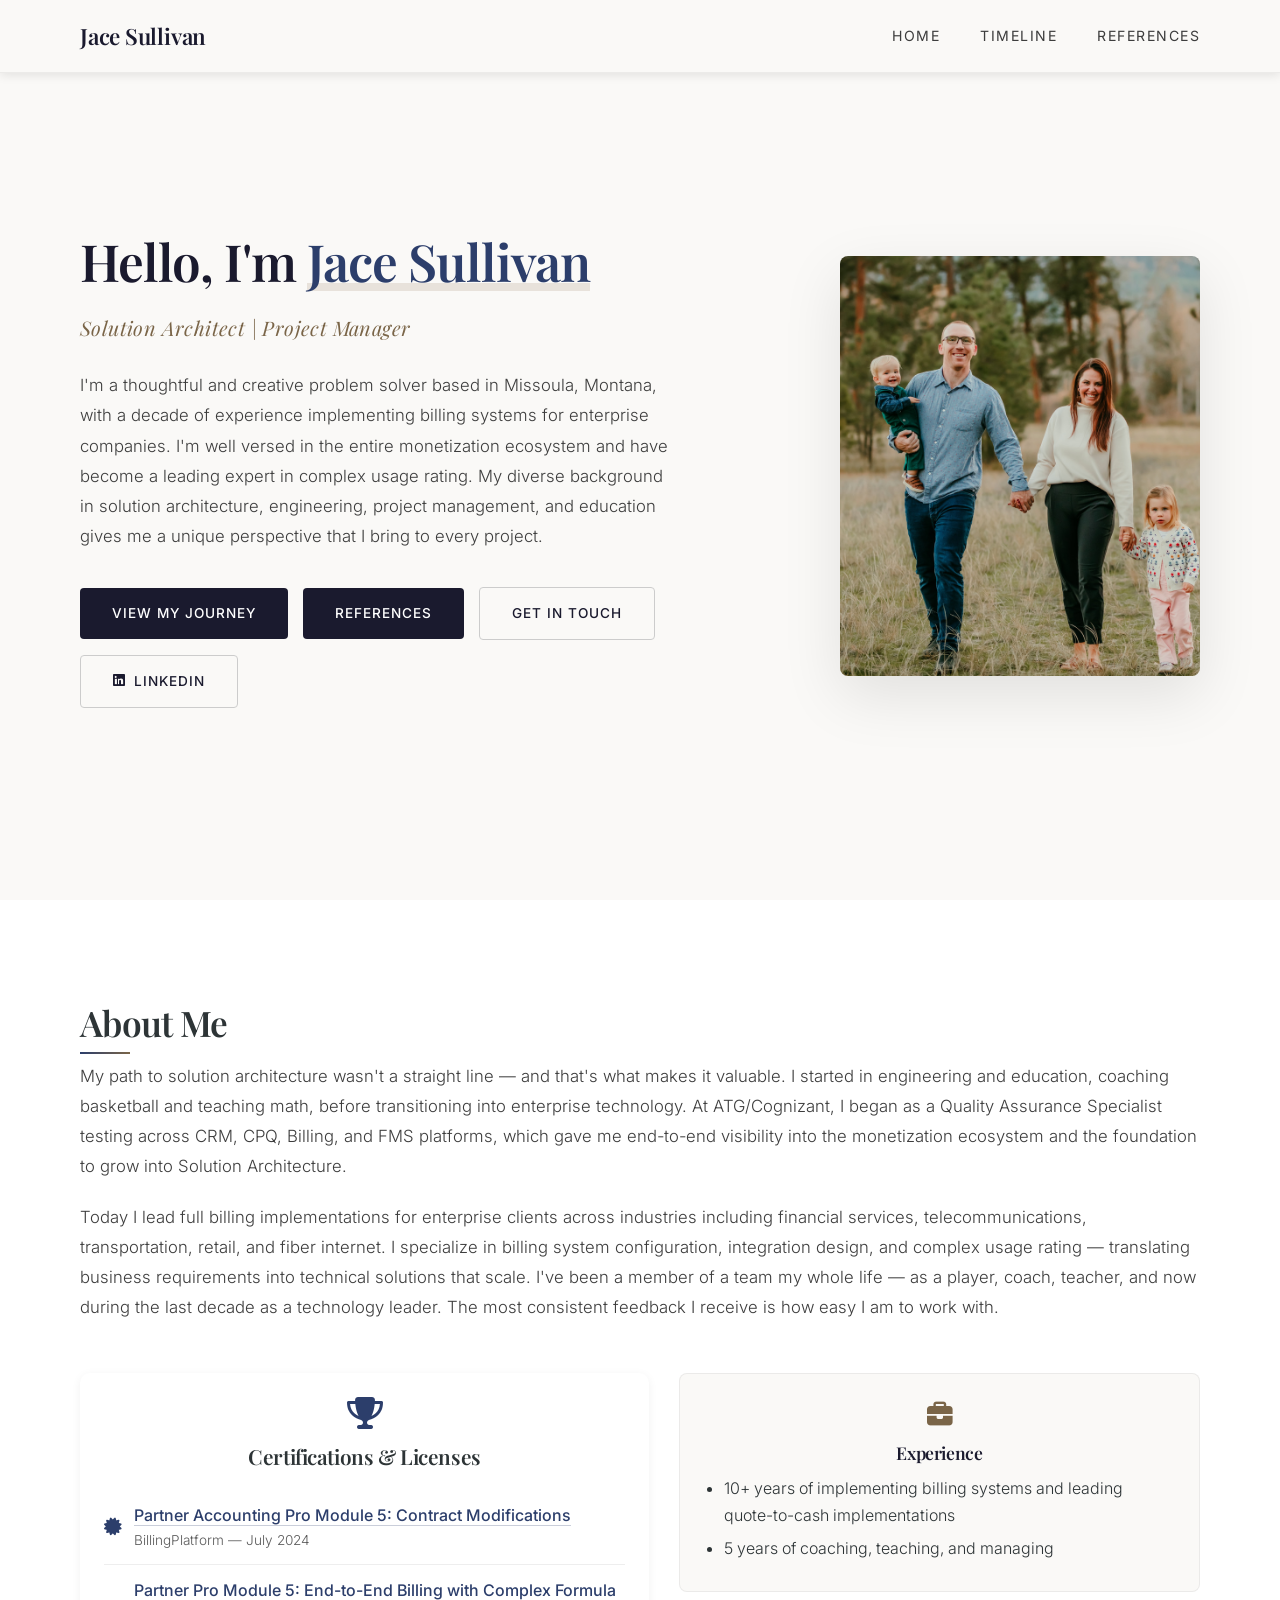
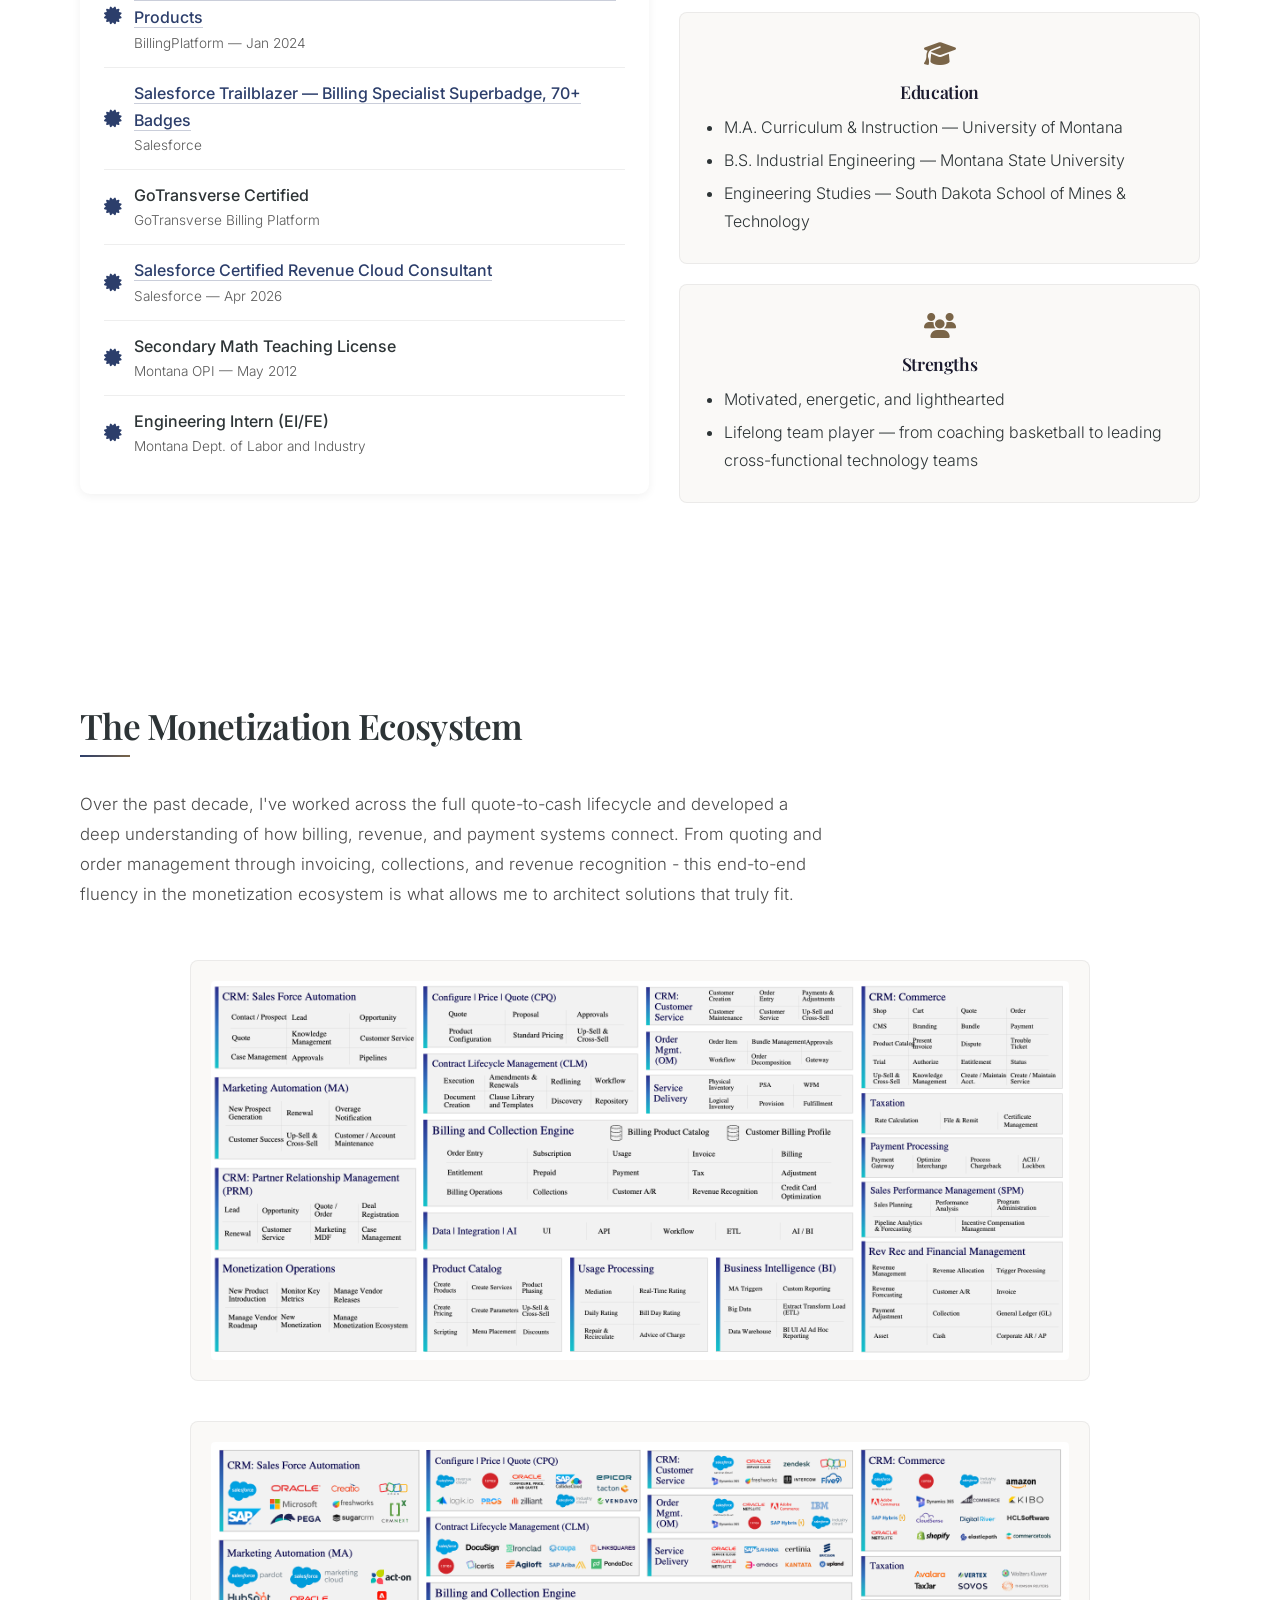
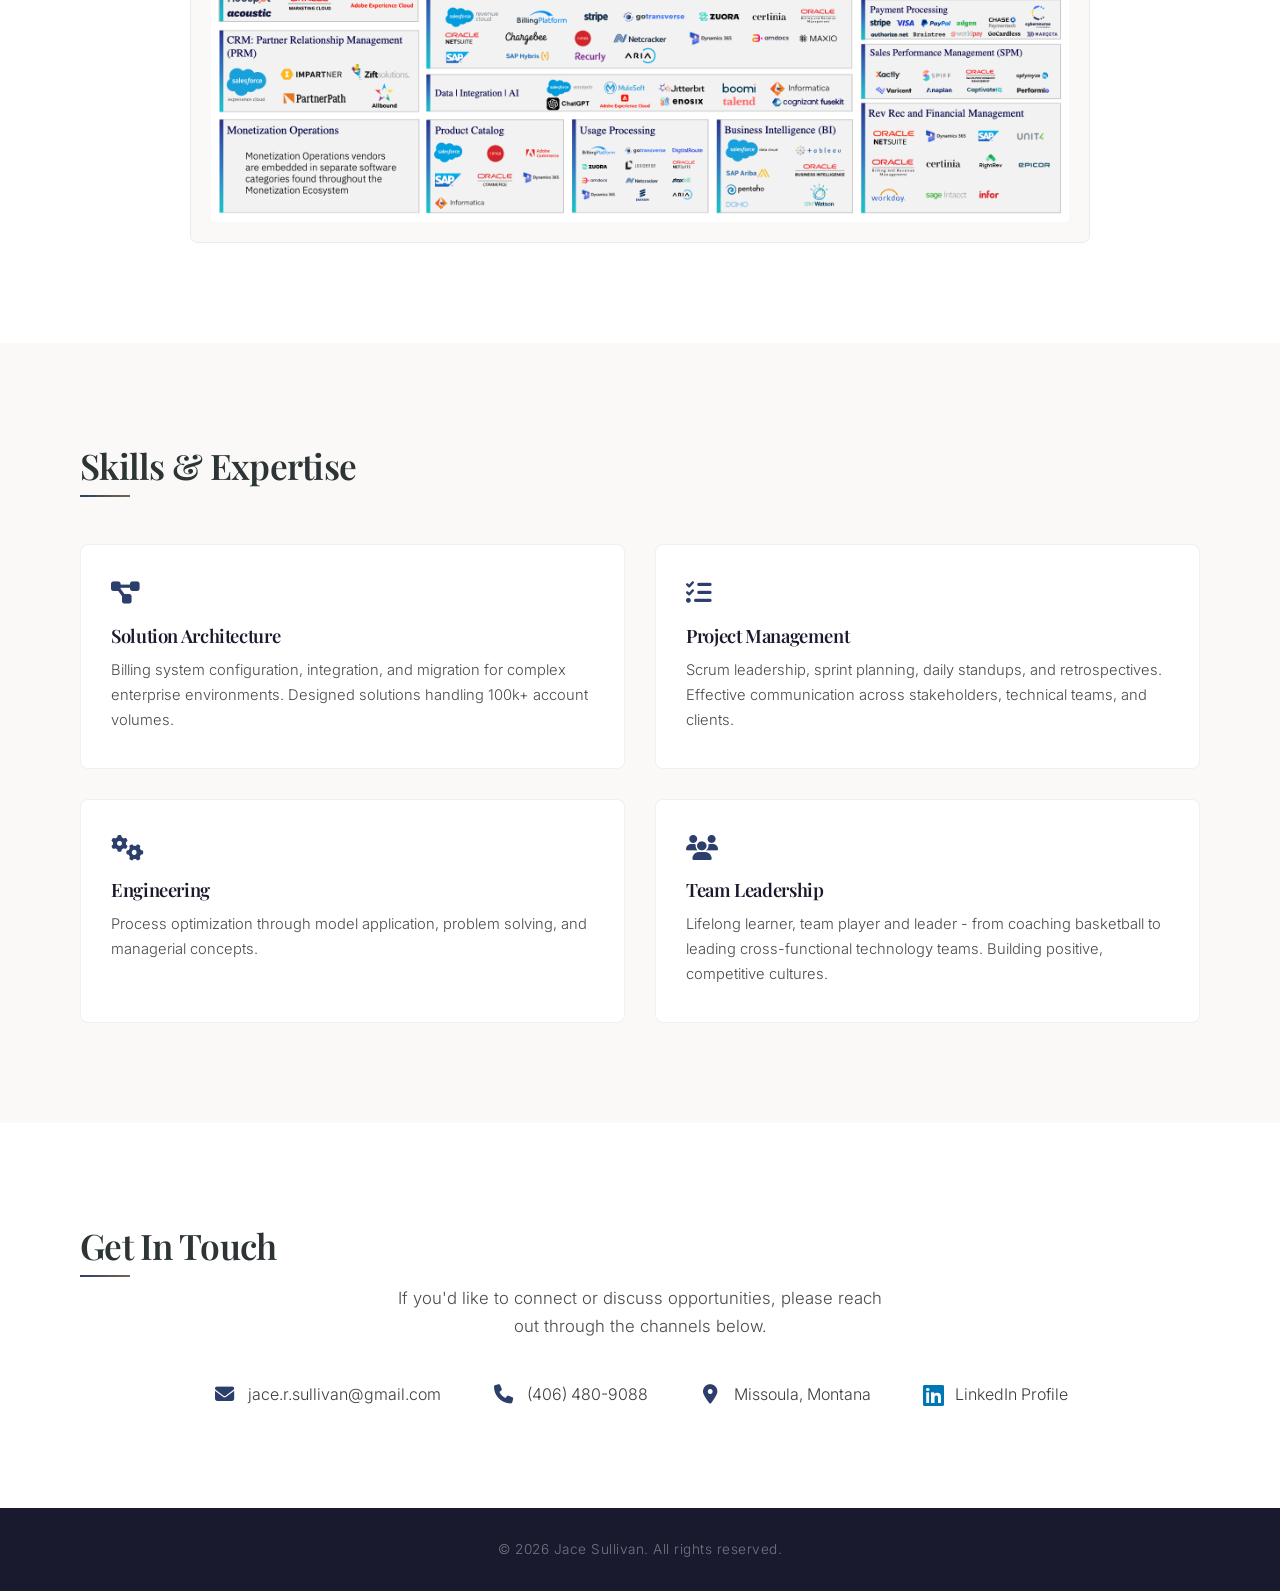
<file: index.html>
<!DOCTYPE html>
<html lang="en">
<head>
    <meta charset="UTF-8">
    <meta name="viewport" content="width=device-width, initial-scale=1.0">
    <title>Jace Sullivan - Problem Solving Professional</title>
    <link rel="stylesheet" href="https://cdnjs.cloudflare.com/ajax/libs/font-awesome/6.4.0/css/all.min.css">
    <link rel="stylesheet" href="styles.css">

</head>
<body>
    <!-- Navigation -->
    <header>
        <nav class="navbar">
            <div class="nav-container">
                <div class="nav-logo">
                    <a href="index.html">Jace Sullivan</a>
                </div>
                <ul class="nav-menu">
                    <li class="nav-item">
                        <a href="index.html" class="nav-link">Home</a>
                    </li>
                    <li class="nav-item">
                        <a href="timeline.html" class="nav-link">Timeline</a>
                    </li>
                    <li class="nav-item">
                        <a href="references.html" class="nav-link">References</a>
                    </li>
                </ul>
                <div class="nav-toggle" id="mobile-menu">
                    <span class="bar"></span>
                    <span class="bar"></span>
                    <span class="bar"></span>
                </div>
            </div>
        </nav>
    </header>

    <!-- Hero Section -->
    <main>
        <section class="hero">
            <div class="hero-content">
                <h1>Hello, I'm <span class="highlight">Jace Sullivan</span></h1>
                <p class="hero-subtitle">Solution Architect | Project Manager</p>
                <p class="hero-description">I'm a thoughtful and creative problem solver based in Missoula, Montana, with a decade of experience implementing billing systems for enterprise companies. I'm well versed in the entire monetization ecosystem and have become a leading expert in complex usage rating. My diverse background in solution architecture, engineering, project management, and education gives me a unique perspective that I bring to every project.</p>
                <div class="hero-buttons">
                    <a href="timeline.html" class="btn btn-primary">View My Journey</a>
                    <a href="references.html" class="btn btn-primary">References</a>
                    <a href="#contact" class="btn btn-secondary">Get In Touch</a>
                    <a href="https://www.linkedin.com/in/jacesullivanmt/" target="_blank" class="btn btn-secondary" style="display: inline-flex; align-items: center; gap: 8px;"><i class="fab fa-linkedin"></i> LinkedIn</a>
                </div>
            </div>
            <div class="hero-image">
                <img src="print1.jpeg" alt="Jace Sullivan">
            </div>
        </section>

        <!-- About Section -->
        <section class="about" id="about">
            <div class="container">
                <h2>About Me</h2>
                <div class="about-content">
                    <div class="about-text">
                        <p>My path to solution architecture wasn't a straight line — and that's what makes it valuable. I started in engineering and education, coaching basketball and teaching math, before transitioning into enterprise technology. At ATG/Cognizant, I began as a Quality Assurance Specialist testing across CRM, CPQ, Billing, and FMS platforms, which gave me end-to-end visibility into the monetization ecosystem and the foundation to grow into Solution Architecture.</p>
                        <p>Today I lead full billing implementations for enterprise clients across industries including financial services, telecommunications, transportation, retail, and fiber internet. I specialize in billing system configuration, integration design, and complex usage rating — translating business requirements into technical solutions that scale. I've been a member of a team my whole life — as a player, coach, teacher, and now during the last decade as a technology leader. The most consistent feedback I receive is how easy I am to work with.</p>
                    </div>
                    <div class="about-highlights" class="about-highlights">
                        <!-- Left: Certifications -->
                        <div class="about-col-left" style="background: white; border-radius: 10px; padding: 24px; box-shadow: 0 2px 10px rgba(0,0,0,0.06);">
                            <div style="text-align: center; margin-bottom: 20px;">
                                <i class="fas fa-trophy" style="font-size: 2rem; color: #2c3e6b;"></i>
                                <h3 style="margin-top: 10px; font-size: 1.3rem;">Certifications & Licenses</h3>
                            </div>
                            <div style="display: flex; align-items: center; gap: 10px; padding: 12px 0; border-bottom: 1px solid #eee;">
                                <i class="fas fa-certificate" style="color: #2c3e6b; font-size: 1.1rem; min-width: 20px;"></i>
                                <div>
                                    <div style="font-weight: 500;"><a href="https://verify.skilljar.com/c/qaq9cvr8q7r4" target="_blank" style="color: #2c3e6b; text-decoration: none; border-bottom: 1px solid #2c3e6b40;">Partner Accounting Pro Module 5: Contract Modifications</a></div>
                                    <div style="font-size: 0.85rem; color: #5a5a5a;">BillingPlatform — July 2024</div>
                                </div>
                            </div>
                            <div style="display: flex; align-items: center; gap: 10px; padding: 12px 0; border-bottom: 1px solid #eee;">
                                <i class="fas fa-certificate" style="color: #2c3e6b; font-size: 1.1rem; min-width: 20px;"></i>
                                <div>
                                    <div style="font-weight: 500;"><a href="https://verify.skilljar.com/c/y59hxuzfsuqq" target="_blank" style="color: #2c3e6b; text-decoration: none; border-bottom: 1px solid #2c3e6b40;">Partner Pro Module 5: End-to-End Billing with Complex Formula Products</a></div>
                                    <div style="font-size: 0.85rem; color: #5a5a5a;">BillingPlatform — Jan 2024</div>
                                </div>
                            </div>
                            <div style="display: flex; align-items: center; gap: 10px; padding: 12px 0; border-bottom: 1px solid #eee;">
                                <i class="fas fa-certificate" style="color: #2c3e6b; font-size: 1.1rem; min-width: 20px;"></i>
                                <div>
                                    <div style="font-weight: 500;"><a href="https://www.salesforce.com/trailblazer/jsullivanatg123" target="_blank" style="color: #2c3e6b; text-decoration: none; border-bottom: 1px solid #2c3e6b40;">Salesforce Trailblazer — Billing Specialist Superbadge, 70+ Badges</a></div>
                                    <div style="font-size: 0.85rem; color: #5a5a5a;">Salesforce</div>
                                </div>
                            </div>
                            <div style="display: flex; align-items: center; gap: 10px; padding: 12px 0; border-bottom: 1px solid #eee;">
                                <i class="fas fa-certificate" style="color: #2c3e6b; font-size: 1.1rem; min-width: 20px;"></i>
                                <div>
                                    <div style="font-weight: 500;">GoTransverse Certified</div>
                                    <div style="font-size: 0.85rem; color: #5a5a5a;">GoTransverse Billing Platform</div>
                                </div>
                            </div>
                            <div style="display: flex; align-items: center; gap: 10px; padding: 12px 0; border-bottom: 1px solid #eee;">
                                <i class="fas fa-certificate" style="color: #2c3e6b; font-size: 1.1rem; min-width: 20px;"></i>
                                <div>
                                    <div style="font-weight: 500;"><a href="https://trailhead.salesforce.com/en/credentials/certification-detail-print/?searchString=UIxYuXa4j0AV/EAIys58n3pOKXUb/xMr6zXiRP+PCcjoSr6NWcOCGlyPp7A6ydaY" target="_blank" style="color: #2c3e6b; text-decoration: none; border-bottom: 1px solid #2c3e6b40;">Salesforce Certified Revenue Cloud Consultant</a></div>
                                    <div style="font-size: 0.85rem; color: #5a5a5a;">Salesforce — Apr 2026</div>
                                </div>
                            </div>
                            <div style="display: flex; align-items: center; gap: 10px; padding: 12px 0; border-bottom: 1px solid #eee;">
                                <i class="fas fa-certificate" style="color: #2c3e6b; font-size: 1.1rem; min-width: 20px;"></i>
                                <div>
                                    <div style="font-weight: 500;">Secondary Math Teaching License</div>
                                    <div style="font-size: 0.85rem; color: #5a5a5a;">Montana OPI — May 2012</div>
                                </div>
                            </div>
                            <div style="display: flex; align-items: center; gap: 10px; padding: 12px 0;">
                                <i class="fas fa-certificate" style="color: #2c3e6b; font-size: 1.1rem; min-width: 20px;"></i>
                                <div>
                                    <div style="font-weight: 500;">Engineering Intern (EI/FE)</div>
                                    <div style="font-size: 0.85rem; color: #5a5a5a;">Montana Dept. of Labor and Industry</div>
                                </div>
                            </div>
                        </div>

                        <!-- Right: Experience, Education, Strengths -->
                        <div class="about-col-right">
                            <div class="highlight-item">
                                <i class="fas fa-briefcase"></i>
                                <h3>Experience</h3>
                                <ul style="text-align: left; list-style: disc; padding-left: 20px; margin-top: 10px;">
                                    <li style="margin-bottom: 6px;">10+ years of implementing billing systems and leading quote-to-cash implementations</li>
                                    <li>5 years of coaching, teaching, and managing</li>
                                </ul>
                            </div>
                            <div class="highlight-item">
                                <i class="fas fa-graduation-cap"></i>
                                <h3>Education</h3>
                                <ul style="text-align: left; list-style: disc; padding-left: 20px; margin-top: 10px;">
                                    <li style="margin-bottom: 6px;">M.A. Curriculum & Instruction — University of Montana</li>
                                    <li style="margin-bottom: 6px;">B.S. Industrial Engineering — Montana State University</li>
                                    <li>Engineering Studies — South Dakota School of Mines & Technology</li>
                                </ul>
                            </div>
                            <div class="highlight-item">
                                <i class="fas fa-users"></i>
                                <h3>Strengths</h3>
                                <ul style="text-align: left; list-style: disc; padding-left: 20px; margin-top: 10px;">
                                    <li style="margin-bottom: 6px;">Motivated, energetic, and lighthearted</li>
                                    <li>Lifelong team player — from coaching basketball to leading cross-functional technology teams</li>
                                </ul>
                            </div>
                        </div>
                    </div>
                </div>
            </div>
        </section>

        
        <!-- Monetization Ecosystem Section -->
        <section class="monetization" id="monetization" style="padding: 100px 0; background: white;">
            <div class="container">
                <h2>The Monetization Ecosystem</h2>
                <p style="color: #4a4a4a; font-size: 1.05rem; line-height: 1.8; max-width: 750px; margin-top: 25px; margin-bottom: 50px;">Over the past decade, I've worked across the full quote-to-cash lifecycle and developed a deep understanding of how billing, revenue, and payment systems connect. From quoting and order management through invoicing, collections, and revenue recognition - this end-to-end fluency in the monetization ecosystem is what allows me to architect solutions that truly fit.</p>
                <div style="display: flex; flex-direction: column; align-items: center; gap: 40px; max-width: 900px; margin: 0 auto;">
                    <div style="width: 100%; background: #faf9f7; border-radius: 8px; padding: 20px; border: 1px solid rgba(0,0,0,0.06); transition: all 0.4s ease;" onmouseover="this.style.boxShadow='0 12px 35px rgba(0,0,0,0.06)'; this.style.transform='translateY(-4px)';" onmouseout="this.style.boxShadow='none'; this.style.transform='translateY(0)';">
                        <img src="ME1.png" alt="Monetization Ecosystem Overview" style="width: 100%; height: auto; border-radius: 4px; display: block;">
                    </div>
                    <div style="width: 100%; background: #faf9f7; border-radius: 8px; padding: 20px; border: 1px solid rgba(0,0,0,0.06); transition: all 0.4s ease;" onmouseover="this.style.boxShadow='0 12px 35px rgba(0,0,0,0.06)'; this.style.transform='translateY(-4px)';" onmouseout="this.style.boxShadow='none'; this.style.transform='translateY(0)';">
                        <img src="ME2.png" alt="Quote to Cash Process" style="width: 100%; height: auto; border-radius: 4px; display: block;">
                    </div>
                </div>
            </div>
        </section>

        <!-- Skills Section -->
        <section class="skills" id="skills">
            <div class="container">
                <h2>Skills & Expertise</h2>
                <div class="skills-grid">
                    <div class="skill-item">
                        <i class="fas fa-project-diagram"></i>
                        <h3>Solution Architecture</h3>
                        <p>Billing system configuration, integration, and migration for complex enterprise environments. Designed solutions handling 100k+ account volumes.</p>
                    </div>
                    <div class="skill-item">
                        <i class="fas fa-tasks"></i>
                        <h3>Project Management</h3>
                        <p>Scrum leadership, sprint planning, daily standups, and retrospectives. Effective communication across stakeholders, technical teams, and clients.</p>
                    </div>
                    <div class="skill-item">
                        <i class="fas fa-cogs"></i>
                        <h3>Engineering</h3>
                        <p>Process optimization through model application, problem solving, and managerial concepts.</p>
                    </div>
                    <div class="skill-item">
                        <i class="fas fa-users"></i>
                        <h3>Team Leadership</h3>
                        <p>Lifelong learner, team player and leader - from coaching basketball to leading cross-functional technology teams. Building positive, competitive cultures.</p>
                    </div>
                </div>
            </div>
        </section>

        <!-- Contact Section -->
        <section class="contact" id="contact">
            <div class="container">
                <h2>Get In Touch</h2>
                <div class="contact-content">
                    <p>If you'd like to connect or discuss opportunities, please reach out through the channels below.</p>
                    <div class="contact-info">
                        <div class="contact-item">
                            <i class="fas fa-envelope"></i>
                            <span>jace.r.sullivan@gmail.com</span>
                        </div>
                        <div class="contact-item">
                            <i class="fas fa-phone"></i>
                            <span>(406) 480-9088</span>
                        </div>
                        <div class="contact-item">
                            <i class="fas fa-map-marker-alt"></i>
                            <span>Missoula, Montana</span>
                        </div>
                        <div class="contact-item">
                            <a href="https://www.linkedin.com/in/jacesullivanmt/" target="_blank" style="color: inherit; text-decoration: none; display: flex; align-items: center; gap: 10px;">
                                <i class="fab fa-linkedin" style="font-size: 1.5rem; color: #0077b5;"></i>
                                <span>LinkedIn Profile</span>
                            </a>
                        </div>
                    </div>
                </div>
            </div>
        </section>
    </main>

    <!-- Footer -->
    <footer>
        <div class="container">
            <p>&copy; 2026 Jace Sullivan. All rights reserved.</p>
        </div>
    </footer>

    <script src="script.js"></script>
</body>
</html>
</file>
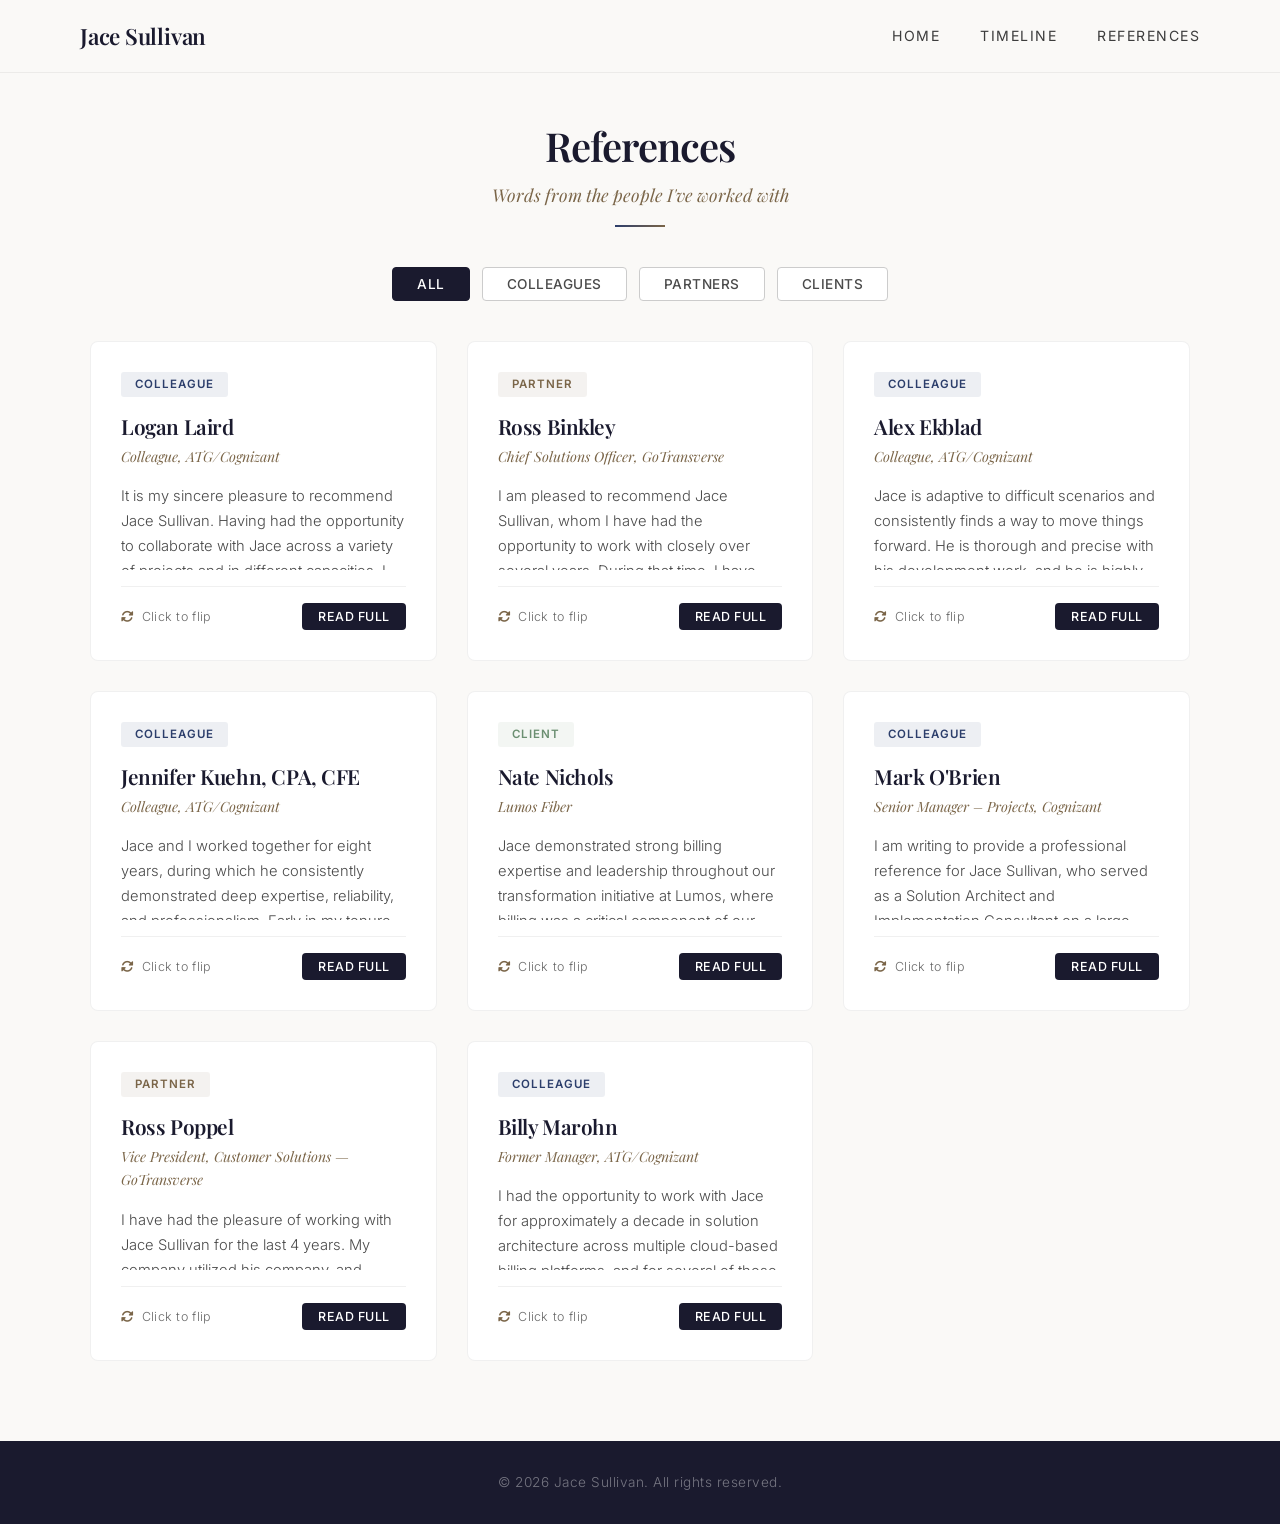
<file: references.html>
<!DOCTYPE html>
<html lang="en">
<head>
    <meta charset="UTF-8">
    <meta name="viewport" content="width=device-width, initial-scale=1.0">
    <title>Jace Sullivan - References</title>
    <link rel="stylesheet" href="https://cdnjs.cloudflare.com/ajax/libs/font-awesome/6.4.0/css/all.min.css">
    <link rel="stylesheet" href="styles.css">
    <style>
        .references-page {
            padding: 120px 0 80px;
            background-color: #faf9f7;
            min-height: 100vh;
        }
        .references-page h1 {
            text-align: center;
            margin-bottom: 8px;
            font-size: 2.5rem;
            font-family: 'Playfair Display', Georgia, serif;
            color: #1a1a2e;
        }
        .references-intro {
            text-align: center;
            color: #7a6548;
            font-family: 'Playfair Display', Georgia, serif;
            font-style: italic;
            font-size: 1.1rem;
            margin-bottom: 15px;
        }
        .references-divider {
            width: 50px;
            height: 2px;
            background: linear-gradient(90deg, #2c3e6b, #7a6548);
            margin: 0 auto 40px;
        }

        /* Filter Buttons */
        .filter-bar {
            display: flex;
            justify-content: center;
            gap: 12px;
            margin-bottom: 40px;
            flex-wrap: wrap;
        }
        .filter-btn {
            padding: 8px 24px;
            border: 1px solid #ccc;
            border-radius: 4px;
            background: white;
            font-family: 'Inter', sans-serif;
            font-size: 0.85rem;
            font-weight: 500;
            letter-spacing: 0.5px;
            text-transform: uppercase;
            cursor: pointer;
            transition: all 0.3s ease;
            color: #4a4a4a;
        }
        .filter-btn:hover {
            border-color: #7a6548;
            color: #7a6548;
        }
        .filter-btn.active {
            background: #1a1a2e;
            color: white;
            border-color: #1a1a2e;
        }

        /* Cards Grid */
        .references-grid {
            display: grid;
            grid-template-columns: repeat(auto-fill, minmax(340px, 1fr));
            gap: 30px;
            max-width: 1100px;
            margin: 0 auto;
        }

        /* Card Wrapper */
        .ref-card-wrapper {
            perspective: 1000px;
            height: 320px;
            transition: opacity 0.4s ease, transform 0.4s ease;
        }
        .ref-card-wrapper.hidden {
            display: none;
        }

        /* Flip Card */
        .ref-card {
            position: relative;
            width: 100%;
            height: 100%;
            transition: transform 0.6s ease;
            transform-style: preserve-3d;
            cursor: pointer;
        }
        .ref-card.flipped {
            transform: rotateY(180deg);
        }

        /* Card Faces */
        .ref-front, .ref-back {
            position: absolute;
            top: 0;
            left: 0;
            width: 100%;
            height: 100%;
            backface-visibility: hidden;
            -webkit-backface-visibility: hidden;
            border-radius: 8px;
            border: 1px solid rgba(0,0,0,0.06);
            overflow: hidden;
        }

        /* Front */
        .ref-front {
            background: white;
            padding: 30px;
            display: flex;
            flex-direction: column;
        }
        .ref-category {
            display: inline-block;
            padding: 3px 14px;
            border-radius: 3px;
            font-size: 0.72rem;
            font-weight: 600;
            letter-spacing: 1px;
            text-transform: uppercase;
            font-family: 'Inter', sans-serif;
            margin-bottom: 16px;
            align-self: flex-start;
        }
        .ref-category.colleague {
            background: #2c3e6b15;
            color: #2c3e6b;
        }
        .ref-category.partner {
            background: #7a654815;
            color: #7a6548;
        }
        .ref-category.client {
            background: #6b8f7115;
            color: #6b8f71;
        }
        .ref-name {
            font-family: 'Playfair Display', Georgia, serif;
            font-size: 1.3rem;
            color: #1a1a2e;
            margin-bottom: 4px;
        }
        .ref-title {
            font-size: 0.88rem;
            color: #7a6548;
            font-style: italic;
            font-family: 'Playfair Display', Georgia, serif;
            margin-bottom: 16px;
        }
        .ref-excerpt {
            font-size: 0.92rem;
            color: #4a4a4a;
            line-height: 1.7;
            flex: 1;
            overflow: hidden;
            display: -webkit-box;
            -webkit-line-clamp: 5;
            -webkit-box-orient: vertical;
        }
        .ref-front-actions {
            display: flex;
            justify-content: space-between;
            align-items: center;
            margin-top: 16px;
            padding-top: 16px;
            border-top: 1px solid rgba(0,0,0,0.06);
        }
        .ref-flip-hint {
            font-size: 0.78rem;
            color: #6a6a6a;
            letter-spacing: 0.3px;
            font-family: 'Inter', sans-serif;
        }
        .ref-flip-hint i {
            color: #7a6548;
            margin-right: 4px;
        }
        .ref-expand-btn {
            padding: 6px 16px;
            background: #1a1a2e;
            color: white;
            border: none;
            border-radius: 4px;
            font-size: 0.78rem;
            font-weight: 500;
            letter-spacing: 0.5px;
            text-transform: uppercase;
            font-family: 'Inter', sans-serif;
            cursor: pointer;
            transition: all 0.3s ease;
        }
        .ref-expand-btn:hover {
            background: #2c3e6b;
            transform: translateY(-1px);
        }

        /* Back */
        .ref-back {
            background: #1a1a2e;
            transform: rotateY(180deg);
            padding: 30px;
            display: flex;
            flex-direction: column;
            justify-content: center;
        }
        .ref-back-label {
            font-size: 0.72rem;
            font-weight: 600;
            letter-spacing: 1.5px;
            text-transform: uppercase;
            color: #7a6548;
            font-family: 'Inter', sans-serif;
            margin-bottom: 20px;
        }
        .ref-back-name {
            font-family: 'Playfair Display', Georgia, serif;
            font-size: 1.4rem;
            color: white;
            margin-bottom: 20px;
        }
        .ref-contact-row {
            display: flex;
            align-items: center;
            gap: 12px;
            margin-bottom: 14px;
        }
        .ref-contact-row i {
            color: #7a6548;
            width: 18px;
            text-align: center;
            font-size: 0.95rem;
        }
        .ref-contact-row span {
            color: rgba(255,255,255,0.8);
            font-size: 0.92rem;
        }
        .ref-contact-row a {
            color: rgba(255,255,255,0.8);
            text-decoration: none;
            border-bottom: 1px solid rgba(255,255,255,0.2);
            transition: all 0.3s ease;
        }
        .ref-contact-row a:hover {
            color: #7a6548;
            border-color: #7a6548;
        }
        .ref-relationship {
            margin-top: 20px;
            padding-top: 16px;
            border-top: 1px solid rgba(255,255,255,0.1);
        }
        .ref-relationship-label {
            font-size: 0.72rem;
            letter-spacing: 1px;
            text-transform: uppercase;
            color: rgba(255,255,255,0.4);
            font-family: 'Inter', sans-serif;
            margin-bottom: 4px;
        }
        .ref-relationship-value {
            color: rgba(255,255,255,0.8);
            font-size: 0.92rem;
        }
        .ref-back-flip-hint {
            position: absolute;
            bottom: 20px;
            right: 24px;
            font-size: 0.78rem;
            color: rgba(255,255,255,0.3);
            font-family: 'Inter', sans-serif;
        }
        .ref-back-flip-hint i {
            color: #7a6548;
            margin-right: 4px;
        }

        /* Full Screen Modal */
        .ref-modal-overlay {
            display: none;
            position: fixed;
            top: 0;
            left: 0;
            right: 0;
            bottom: 0;
            background: rgba(0,0,0,0.6);
            backdrop-filter: blur(8px);
            -webkit-backdrop-filter: blur(8px);
            z-index: 2000;
            justify-content: center;
            align-items: center;
            padding: 40px;
            animation: fadeIn 0.3s ease;
        }
        .ref-modal-overlay.active {
            display: flex;
        }
        .ref-modal {
            background: white;
            border-radius: 8px;
            max-width: 700px;
            width: 100%;
            max-height: 85vh;
            overflow-y: auto;
            padding: 50px;
            position: relative;
            animation: modalSlideIn 0.4s ease;
        }
        @keyframes modalSlideIn {
            from { opacity: 0; transform: translateY(20px); }
            to { opacity: 1; transform: translateY(0); }
        }
        .ref-modal-close {
            position: absolute;
            top: 20px;
            right: 24px;
            width: 36px;
            height: 36px;
            border: 1px solid rgba(0,0,0,0.1);
            border-radius: 50%;
            background: white;
            cursor: pointer;
            display: flex;
            align-items: center;
            justify-content: center;
            font-size: 1rem;
            color: #4a4a4a;
            transition: all 0.3s ease;
        }
        .ref-modal-close:hover {
            background: #1a1a2e;
            color: white;
            border-color: #1a1a2e;
        }
        .ref-modal-category {
            display: inline-block;
            padding: 3px 14px;
            border-radius: 3px;
            font-size: 0.72rem;
            font-weight: 600;
            letter-spacing: 1px;
            text-transform: uppercase;
            font-family: 'Inter', sans-serif;
            margin-bottom: 16px;
        }
        .ref-modal-name {
            font-family: 'Playfair Display', Georgia, serif;
            font-size: 1.8rem;
            color: #1a1a2e;
            margin-bottom: 4px;
        }
        .ref-modal-title {
            font-size: 0.95rem;
            color: #7a6548;
            font-style: italic;
            font-family: 'Playfair Display', Georgia, serif;
            margin-bottom: 30px;
        }
        .ref-modal-text {
            font-size: 1.05rem;
            color: #4a4a4a;
            line-height: 1.9;
            margin-bottom: 30px;
        }
        .ref-modal-divider {
            width: 40px;
            height: 2px;
            background: linear-gradient(90deg, #2c3e6b, #7a6548);
            margin-bottom: 20px;
        }
        .ref-modal-contact {
            display: flex;
            gap: 30px;
            flex-wrap: wrap;
        }
        .ref-modal-contact-item {
            display: flex;
            align-items: center;
            gap: 8px;
            font-size: 0.92rem;
            color: #4a4a4a;
        }
        .ref-modal-contact-item i {
            color: #2c3e6b;
        }

        @keyframes fadeIn {
            from { opacity: 0; }
            to { opacity: 1; }
        }

        @media screen and (max-width: 768px) {
            .references-page {
                padding: 100px 0 60px;
            }
            .references-page h1 {
                font-size: 1.8rem;
            }
            .references-grid {
                grid-template-columns: 1fr;
            }
            .ref-modal {
                padding: 30px;
                margin: 20px;
            }
            .ref-modal-name {
                font-size: 1.4rem;
            }
        }
    </style>

</head>
<body>
    <header>
        <nav class="navbar">
            <div class="nav-container">
                <div class="nav-logo">
                    <a href="index.html">Jace Sullivan</a>
                </div>
                <ul class="nav-menu">
                    <li class="nav-item"><a href="index.html" class="nav-link">Home</a></li>
                    <li class="nav-item"><a href="timeline.html" class="nav-link">Timeline</a></li>
                    <li class="nav-item"><a href="references.html" class="nav-link">References</a></li>
                </ul>
                <div class="nav-toggle" id="mobile-menu">
                    <span class="bar"></span>
                    <span class="bar"></span>
                    <span class="bar"></span>
                </div>
            </div>
        </nav>
    </header>

    <main>
        <section class="references-page">
            <div class="container">
                <h1>References</h1>
                <p class="references-intro">Words from the people I've worked with</p>
                <div class="references-divider"></div>

                <div class="filter-bar">
                    <button class="filter-btn active" data-filter="all">All</button>
                    <button class="filter-btn" data-filter="colleague">Colleagues</button>
                    <button class="filter-btn" data-filter="partner">Partners</button>
                    <button class="filter-btn" data-filter="client">Clients</button>
                </div>

                <div class="references-grid">

                    <!-- Logan Laird - Colleague -->
                    <div class="ref-card-wrapper" data-category="colleague">
                        <div class="ref-card">
                            <div class="ref-front">
                                <span class="ref-category colleague">Colleague</span>
                                <h3 class="ref-name">Logan Laird</h3>
                                <p class="ref-title">Colleague, ATG/Cognizant</p>
                                <p class="ref-excerpt">It is my sincere pleasure to recommend Jace Sullivan. Having had the opportunity to collaborate with Jace across a variety of projects and in different capacities, I can speak with confidence about the exceptional quality he brings to every engagement. Jace demonstrates a thorough and practical command of billing processes and technical systems.</p>
                                <div class="ref-front-actions">
                                    <span class="ref-flip-hint"><i class="fas fa-sync-alt"></i> Click to flip</span>
                                    <button class="ref-expand-btn" onclick="event.stopPropagation(); openModal(this);">Read Full</button>
                                </div>
                            </div>
                            <div class="ref-back">
                                <span class="ref-back-label">Contact Information</span>
                                <h3 class="ref-back-name">Logan Laird</h3>
                                <div class="ref-contact-row">
                                    <i class="fas fa-envelope"></i>
                                    <a href="mailto:loganplaird@gmail.com">loganplaird@gmail.com</a>
                                </div>
                                <div class="ref-contact-row">
                                    <i class="fas fa-phone"></i>
                                    <span>(406) 860-8659</span>
                                </div>
                                <div class="ref-relationship">
                                    <div class="ref-relationship-label">Relationship</div>
                                    <div class="ref-relationship-value">Colleague at ATG/Cognizant</div>
                                </div>
                                <span class="ref-back-flip-hint"><i class="fas fa-sync-alt"></i> Click to flip back</span>
                            </div>
                        </div>
                        <div class="ref-full-text" style="display:none;">It is my sincere pleasure to recommend Jace Sullivan. Having had the opportunity to collaborate with Jace across a variety of projects and in different capacities, I can speak with confidence about the exceptional quality he brings to every engagement.<br><br><strong>Billing Expertise</strong><br>Jace demonstrates a thorough and practical command of billing processes and technical systems. His depth of knowledge in this area is evident in his ability to field complex questions with accuracy and clarity. Whether addressing day-to-day billing inquiries or navigating nuanced technical billing challenges, Jace consistently delivers reliable guidance that colleagues and stakeholders can depend on.<br><br><strong>Problem-Solving Ability</strong><br>Jace has a natural aptitude for problem-solving that sets him apart. He is not afraid to ask the hard questions and dig into the technical details of a challenge. When an immediate answer is not available, he takes ownership of finding one. He will follow up promptly and thoroughly. In my experience working alongside him, Jace always finds a way. His resourcefulness and persistence in the face of complex issues are among his most valuable professional qualities.<br><br><strong>Leadership Qualities</strong><br>As a Solution Architect, Jace leads with both technical authority and genuine approachability. He is a true team player who is always willing to help, whether the question relates to a complex technical matter or simply how to work more efficiently. His leadership style fosters collaboration and trust, and he brings energy to every project that elevates those around him.<br><br>I have had the pleasure of working with Jace in multiple roles and across diverse project environments, and he has been an outstanding colleague and technical leader for every one. Any team or project would be fortunate to have him. I recommend Jace Sullivan without reservation and encourage you to reach out with any questions.<br><br><em>&mdash; Logan Laird</em></div>
                    </div>




                    <!-- Ross Binkley - Partner -->
                    <div class="ref-card-wrapper" data-category="partner">
                        <div class="ref-card">
                            <div class="ref-front">
                                <span class="ref-category partner">Partner</span>
                                <h3 class="ref-name">Ross Binkley</h3>
                                <p class="ref-title">Chief Solutions Officer, GoTransverse</p>
                                <p class="ref-excerpt">I am pleased to recommend Jace Sullivan, whom I have had the opportunity to work with closely over several years. During that time, I have seen Jace grow into a highly capable and dependable professional with deep expertise in billing and monetization. Jace brings a strong combination of technical knowledge and problem-solving ability. His expertise while working with GT is at a level where he can confidently guide others, support new team members, and lead through complex implementations.</p>
                                <div class="ref-front-actions">
                                    <span class="ref-flip-hint"><i class="fas fa-sync-alt"></i> Click to flip</span>
                                    <button class="ref-expand-btn" onclick="event.stopPropagation(); openModal(this);">Read Full</button>
                                </div>
                            </div>
                            <div class="ref-back">
                                <span class="ref-back-label">Contact Information</span>
                                <h3 class="ref-back-name">Ross Binkley</h3>
                                <div class="ref-contact-row">
                                    <i class="fas fa-envelope"></i>
                                    <a href="mailto:rbinkley@gotransverse.com">rbinkley@gotransverse.com</a>
                                </div>
                                <div class="ref-contact-row">
                                    <i class="fas fa-phone"></i>
                                    <span>(512) 415-3189</span>
                                </div>
                                <div class="ref-relationship">
                                    <div class="ref-relationship-label">Relationship</div>
                                    <div class="ref-relationship-value">Partner — Chief Solutions Officer at GoTransverse</div>
                                </div>
                                <span class="ref-back-flip-hint"><i class="fas fa-sync-alt"></i> Click to flip back</span>
                            </div>
                        </div>
                        <div class="ref-full-text" style="display:none;">I am pleased to recommend Jace Sullivan, whom I have had the opportunity to work with closely over several years. During that time, I have seen Jace grow into a highly capable and dependable professional with deep expertise in billing and monetization.<br><br>Jace brings a strong combination of technical knowledge and problem-solving ability. His expertise while working with GT is at a level where he can confidently guide others, support new team members, and lead through complex implementations. He also has a strong foundation in mathematics and billing concepts, making him particularly effective in solving challenging pricing and usage-based scenarios.<br><br>One of Jace's most notable strengths is his work ethic. He consistently demonstrates ownership, reliability, and a commitment to delivering high-quality outcomes. He is someone I trust to take on difficult problems and see them through to completion. His broader experience as a solution architect in quote-to-cash processes and complex usage rating further reinforces his ability to operate effectively in demanding environments.<br><br>As Jace has progressed into a Solution Architect role, he has demonstrated strong leadership in guiding teams and delivering complex billing and monetization solutions. In his current capacity supporting a leading role at Cognizant, he drives architectural direction, mentors team members, and ensures successful execution across initiatives. He communicates solutions clearly and effectively, aligning technical approaches with business objectives. His experience leading engagements and navigating complex environments positions him well to continue expanding his impact at an enterprise level.<br><br>I strongly recommend Jace for roles that require analytical thinking, ownership, and expertise in billing and monetization.<br><br><em>— Ross Binkley, Chief Solutions Officer, GoTransverse</em></div>
                    </div>



                    <!-- Alex Ekblad - Colleague -->
                    <div class="ref-card-wrapper" data-category="colleague">
                        <div class="ref-card">
                            <div class="ref-front">
                                <span class="ref-category colleague">Colleague</span>
                                <h3 class="ref-name">Alex Ekblad</h3>
                                <p class="ref-title">Colleague, ATG/Cognizant</p>
                                <p class="ref-excerpt">Jace is adaptive to difficult scenarios and consistently finds a way to move things forward. He is thorough and precise with his development work, and he is highly communicative to ensure teams are always on the same page.</p>
                                <div class="ref-front-actions">
                                    <span class="ref-flip-hint"><i class="fas fa-sync-alt"></i> Click to flip</span>
                                    <button class="ref-expand-btn" onclick="event.stopPropagation(); openModal(this);">Read Full</button>
                                </div>
                            </div>
                            <div class="ref-back">
                                <span class="ref-back-label">Contact Information</span>
                                <h3 class="ref-back-name">Alex Ekblad</h3>
                                <div class="ref-contact-row">
                                    <i class="fas fa-envelope"></i>
                                    <a href="mailto:alexekblad1@gmail.com">alexekblad1@gmail.com</a>
                                </div>
                                <div class="ref-contact-row">
                                    <i class="fas fa-phone"></i>
                                    <span>(715) 563-1393</span>
                                </div>
                                <div class="ref-relationship">
                                    <div class="ref-relationship-label">Relationship</div>
                                    <div class="ref-relationship-value">Colleague at ATG/Cognizant</div>
                                </div>
                                <span class="ref-back-flip-hint"><i class="fas fa-sync-alt"></i> Click to flip back</span>
                            </div>
                        </div>
                        <div class="ref-full-text" style="display:none;">Jace is adaptive to difficult scenarios and consistently finds a way to move things forward. He is thorough and precise with his development work, delivering high-quality results that the team can depend on. He is highly communicative, always making sure that everyone on the team is aligned and on the same page.<br><br><em>— Alex Ekblad, ATG/Cognizant</em></div>
                    </div>


                    <!-- Jennifer Kuehn - Colleague -->
                    <div class="ref-card-wrapper" data-category="colleague">
                        <div class="ref-card">
                            <div class="ref-front">
                                <span class="ref-category colleague">Colleague</span>
                                <h3 class="ref-name">Jennifer Kuehn, CPA, CFE</h3>
                                <p class="ref-title">Colleague, ATG/Cognizant</p>
                                <p class="ref-excerpt">Jace and I worked together for eight years, during which he consistently demonstrated deep expertise, reliability, and professionalism. Early in my tenure, Jace patiently trained me on complex billing software, ensuring I had the foundation needed to succeed. Over the years, we partnered on numerous initiatives that delivered significant impact for our customers.</p>
                                <div class="ref-front-actions">
                                    <span class="ref-flip-hint"><i class="fas fa-sync-alt"></i> Click to flip</span>
                                    <button class="ref-expand-btn" onclick="event.stopPropagation(); openModal(this);">Read Full</button>
                                </div>
                            </div>
                            <div class="ref-back">
                                <span class="ref-back-label">Contact Information</span>
                                <h3 class="ref-back-name">Jennifer Kuehn, CPA, CFE</h3>
                                <div class="ref-contact-row">
                                    <i class="fas fa-envelope"></i>
                                    <a href="mailto:Jenniferlelliott@yahoo.com">Jenniferlelliott@yahoo.com</a>
                                </div>
                                <div class="ref-contact-row">
                                    <i class="fas fa-phone"></i>
                                    <span>(406) 529-3716</span>
                                </div>
                                <div class="ref-relationship">
                                    <div class="ref-relationship-label">Relationship</div>
                                    <div class="ref-relationship-value">Colleague at ATG/Cognizant, 8 years</div>
                                </div>
                                <span class="ref-back-flip-hint"><i class="fas fa-sync-alt"></i> Click to flip back</span>
                            </div>
                        </div>
                        <div class="ref-full-text" style="display:none;">Jace and I worked together for eight years, during which he consistently demonstrated deep expertise, reliability, and professionalism. Early in my tenure, Jace patiently trained me on complex billing software, ensuring I had the foundation needed to succeed. Over the years, we partnered on numerous initiatives that delivered significant impact for our customers.<br><br>Jace has supported dozens of clients with exceptional results. One recent client was so impressed with his skill as a billing specialist—and the clarity and dependability of his work—that they requested he stay on and expand his role after completing an initial project. His communication is always professional, and his feedback on solutions and designs is grounded in best practices and thoughtful analysis. Jace is a trusted expert and a strong collaborator, and I recommend him without hesitation.<br><br><em>— Jennifer Kuehn, CPA, CFE</em></div>
                    </div>


                    <!-- Nate Nichols - Client -->
                    <div class="ref-card-wrapper" data-category="client">
                        <div class="ref-card">
                            <div class="ref-front">
                                <span class="ref-category client">Client</span>
                                <h3 class="ref-name">Nate Nichols</h3>
                                <p class="ref-title">Lumos Fiber</p>
                                <p class="ref-excerpt">Jace demonstrated strong billing expertise and leadership throughout our transformation initiative at Lumos, where billing was a critical component of our broader IT modernization effort. He played a central role in designing and implementing a subscription-based prepaid billing architecture within GTV that helped us integrate with Salesforce Communications Cloud.</p>
                                <div class="ref-front-actions">
                                    <span class="ref-flip-hint"><i class="fas fa-sync-alt"></i> Click to flip</span>
                                    <button class="ref-expand-btn" onclick="event.stopPropagation(); openModal(this);">Read Full</button>
                                </div>
                            </div>
                            <div class="ref-back">
                                <span class="ref-back-label">Contact Information</span>
                                <h3 class="ref-back-name">Nate Nichols</h3>
                                <div class="ref-contact-row">
                                    <i class="fas fa-envelope"></i>
                                    <a href="mailto:Nate.Nichols@lumosfiber.com">Nate.Nichols@lumosfiber.com</a>
                                </div>
                                <div class="ref-contact-row">
                                    <i class="fas fa-phone"></i>
                                    <span>(336) 491-3140</span>
                                </div>
                                <div class="ref-relationship">
                                    <div class="ref-relationship-label">Relationship</div>
                                    <div class="ref-relationship-value">Client at Lumos Fiber</div>
                                </div>
                                <span class="ref-back-flip-hint"><i class="fas fa-sync-alt"></i> Click to flip back</span>
                            </div>
                        </div>
                        <div class="ref-full-text" style="display:none;">Jace demonstrated strong billing expertise and leadership throughout our transformation initiative at Lumos, where billing was a critical component of our broader IT modernization effort. He played a central role in designing and implementing a subscription-based prepaid billing architecture within GTV that helped us integrate with Salesforce Communications Cloud.<br><br>His depth of knowledge enabled us to successfully deliver capabilities such as varied length promotions, price overrides, automated daily billing, anniversary-based billing cycles, flexible payment options (including prepaid payments without invoices), and seamless invoice reconciliation. Beyond his technical expertise, Jace stood out for his ability to quickly grasp the end-to-end business process and translate those needs into effective GTV configurations and integrations.<br><br>Jace also exhibited strong leadership by maintaining a balance between accuracy and speed. He understood the importance of delivering a high-quality solution while meeting aggressive timelines, and he consistently helped guide the team toward scalable decisions. His big-picture thinking and ability to connect business processes with technical execution were instrumental in delivering a seamless customer experience to our retail fiber customers.<br><br><em>&mdash; Nate Nichols, Lumos Fiber</em></div>
                    </div>


                    <!-- Mark O'Brien - Colleague -->
                    <div class="ref-card-wrapper" data-category="colleague">
                        <div class="ref-card">
                            <div class="ref-front">
                                <span class="ref-category colleague">Colleague</span>
                                <h3 class="ref-name">Mark O'Brien</h3>
                                <p class="ref-title">Senior Manager – Projects, Cognizant</p>
                                <p class="ref-excerpt">I am writing to provide a professional reference for Jace Sullivan, who served as a Solution Architect and Implementation Consultant on a large-scale telecommunications Revenue Management and Billing platform implementation that I managed. In this role, Jace supported a complex billing environment tailored to telecom use cases and worked across solution design, implementation, testing, and production readiness activities.</p>
                                <div class="ref-front-actions">
                                    <span class="ref-flip-hint"><i class="fas fa-sync-alt"></i> Click to flip</span>
                                    <button class="ref-expand-btn" onclick="event.stopPropagation(); openModal(this);">Read Full</button>
                                </div>
                            </div>
                            <div class="ref-back">
                                <span class="ref-back-label">Contact Information</span>
                                <h3 class="ref-back-name">Mark O'Brien</h3>
                                <div class="ref-contact-row">
                                    <i class="fas fa-envelope"></i>
                                    <span>Available upon request</span>
                                </div>
                                <div class="ref-contact-row">
                                    <i class="fas fa-phone"></i>
                                    <span>Available upon request</span>
                                </div>
                                <div class="ref-relationship">
                                    <div class="ref-relationship-label">Relationship</div>
                                    <div class="ref-relationship-value">Colleague — Senior Manager at Cognizant</div>
                                </div>
                                <span class="ref-back-flip-hint"><i class="fas fa-sync-alt"></i> Click to flip back</span>
                            </div>
                        </div>
                        <div class="ref-full-text" style="display:none;">I am writing to provide a professional reference for Jace Sullivan, who served as a Solution Architect and Implementation Consultant on a large-scale telecommunications Revenue Management and Billing platform implementation that I managed. In this role, Jace supported a complex billing environment tailored to telecom use cases and worked across solution design, implementation, testing, and production readiness activities. His work encompassed data analytics and processing, financial and payment systems, revenue management and ERP integrations, and automated invoicing and recurring billing processes commonly required in telecommunications platforms.<br><br>Throughout the implementation, Jace contributed in a solution architecture and implementation delivery capacity. His responsibilities included supporting requirements analysis, validating solution design decisions, executing assigned implementation and release tasks, participating in UAT and production readiness activities, performing technical issue triage, and coordinating with project managers, technical team members, and stakeholders supporting the billing platform.<br><br>Jace was involved in implementation cutovers and production release activities, including running system and billing reports, validating revenue and financial data outputs, comparing results across integrated systems, and coordinating follow-up actions identified during testing or post-release review. Assigned billing platform tasks supporting scheduled releases were completed as planned and aligned with project timelines.<br><br>In his implementation consultant role, Jace routinely provided initial technical review and triage for questions related to billing functionality, integrations, and system behavior. This work included assessing errors or anomalies, validating assumptions, reproducing scenarios as needed, and determining when escalation or ticket creation was required. He consistently demonstrated sound technical judgment in these situations.<br><br>Jace also supported implementation coordination and documentation activities, including updating work items, creating tickets with full technical context when requested, and validating that solution and design documentation accurately reflected implemented and tested functionality. These efforts supported traceability and continuity throughout the design, build, testing, and stabilization phases of the implementation.<br><br>Throughout our work together, Jace consistently met and exceeded expectations for the project. He demonstrated strong consulting skills, including the ability to communicate effectively with both technical and non-technical stakeholders, translate complex requirements into practical solutions, and operate with a high degree of professionalism, accountability, and adaptability in a fast-paced delivery environment. Based on my experience working with him, Jace would be a strong addition to any organization.<br><br><em>&mdash; Mark O'Brien, Senior Manager &ndash; Projects, Cognizant</em></div>
                    </div>


                    <!-- Ross Poppel - Partner -->
                    <div class="ref-card-wrapper" data-category="partner">
                        <div class="ref-card">
                            <div class="ref-front">
                                <span class="ref-category partner">Partner</span>
                                <h3 class="ref-name">Ross Poppel</h3>
                                <p class="ref-title">Vice President, Customer Solutions — GoTransverse</p>
                                <p class="ref-excerpt">I have had the pleasure of working with Jace Sullivan for the last 4 years. My company utilized his company, and specifically Jace, as a consultant for the implementation of our software. As our representative, Jace has been the face of our company and his skills have been a tremendous benefit to the project and our organization.</p>
                                <div class="ref-front-actions">
                                    <span class="ref-flip-hint"><i class="fas fa-sync-alt"></i> Click to flip</span>
                                    <button class="ref-expand-btn" onclick="event.stopPropagation(); openModal(this);">Read Full</button>
                                </div>
                            </div>
                            <div class="ref-back">
                                <span class="ref-back-label">Contact Information</span>
                                <h3 class="ref-back-name">Ross Poppel</h3>
                                <div class="ref-contact-row">
                                    <i class="fas fa-envelope"></i>
                                    <a href="mailto:rpoppel@gotransverse.com">rpoppel@gotransverse.com</a>
                                </div>
                                <div class="ref-contact-row">
                                    <i class="fas fa-phone"></i>
                                    <span>(512) 279-3119</span>
                                </div>
                                <div class="ref-relationship">
                                    <div class="ref-relationship-label">Relationship</div>
                                    <div class="ref-relationship-value">Partner — VP Customer Solutions at GoTransverse, 4 years</div>
                                </div>
                                <span class="ref-back-flip-hint"><i class="fas fa-sync-alt"></i> Click to flip back</span>
                            </div>
                        </div>
                        <div class="ref-full-text" style="display:none;">I have had the pleasure of working with Jace Sullivan for the last 4 years. My company utilized his company, and specifically Jace, as a consultant for the implementation of our software. As our representative, Jace has been the face of our company and his skills have been a tremendous benefit to the project and our organization.<br><br>Jace is an exceptionally skilled architect and consultant as he can understand the customer&#39;s needs, work with both their technical and business teams, and provides support at all levels of the organization. His documentation skills are exceptional, allowing my team to easily support the customer post-implementation. Jace can translate the business needs to actionable requirements, and further into tangible results. This allows the projects to remain on target and on budget.<br><br>In a recent project, Jace worked with many of GoTransverse&#39;s largest customers to provide his skills to architect a solution allowing a much higher throughput with customers commending Jace&#39;s contributions and contracting for additional hours. Additionally, the customer moved to become very referenceable, allowing further projects and sales.<br><br>I would like to reiterate my strong recommendation for Jace. He has provided top quality leadership, architecture, technical knowledge, and capabilities as an extension to our team.<br><br><em>&mdash; Ross Poppel, Vice President, Customer Solutions, GoTransverse</em></div>
                    </div>


                    <!-- Billy Marohn - Colleague -->
                    <div class="ref-card-wrapper" data-category="colleague">
                        <div class="ref-card">
                            <div class="ref-front">
                                <span class="ref-category colleague">Colleague</span>
                                <h3 class="ref-name">Billy Marohn</h3>
                                <p class="ref-title">Former Manager, ATG/Cognizant</p>
                                <p class="ref-excerpt">I had the opportunity to work with Jace for approximately a decade in solution architecture across multiple cloud-based billing platforms, and for several of those years, he reported directly to me. Jace is an exceptionally talented technical professional with deep expertise in billing systems, solution design, and client-focused delivery.</p>
                                <div class="ref-front-actions">
                                    <span class="ref-flip-hint"><i class="fas fa-sync-alt"></i> Click to flip</span>
                                    <button class="ref-expand-btn" onclick="event.stopPropagation(); openModal(this);">Read Full</button>
                                </div>
                            </div>
                            <div class="ref-back">
                                <span class="ref-back-label">Contact Information</span>
                                <h3 class="ref-back-name">Billy Marohn</h3>
                                <div class="ref-contact-row">
                                    <i class="fas fa-envelope"></i>
                                    <a href="mailto:billy.marohn@ravusinc.com">billy.marohn@ravusinc.com</a>
                                </div>
                                <div class="ref-contact-row">
                                    <i class="fas fa-phone"></i>
                                    <span>(406) 461-0116</span>
                                </div>
                                <div class="ref-relationship">
                                    <div class="ref-relationship-label">Relationship</div>
                                    <div class="ref-relationship-value">Former Manager at ATG/Cognizant, ~10 years</div>
                                </div>
                                <span class="ref-back-flip-hint"><i class="fas fa-sync-alt"></i> Click to flip back</span>
                            </div>
                        </div>
                        <div class="ref-full-text" style="display:none;">I am excited to recommend Jace Sullivan. I had the opportunity to work with Jace for approximately a decade in solution architecture across multiple cloud-based billing platforms, and for several of those years, he reported directly to me.<br><br>Jace is an exceptionally talented technical professional with deep expertise in billing systems, solution design, and client-focused delivery. His ability to understand complex requirements, translate them into sustainable solutions, and guide teams through implementation is truly impressive. He combines strong technical depth with practical business judgment, which makes him highly effective in both architecting solutions and ensuring they meet the client&#39;s needs.<br><br>One of Jace&#39;s greatest strengths is his commitment to taking care of the client. He works hard, communicates thoughtfully, and consistently looks for ways to deliver high-quality outcomes. Clients and colleagues alike can rely on him to be thorough, dependable, and solutions-oriented.<br><br>Jace is also a strong team leader and mentor. He does an excellent job guiding others, sharing his knowledge, and helping team members grow in their own technical and consulting abilities. His billing expertise is top notch, particularly his natural ability to understand and adapt to complex rating, usage, and billing scenarios across a variety of client needs and system landscapes.<br><br>I have greatly valued the opportunity to work with Jace over the years and would highly recommend him for any role requiring strong technical leadership, cloud billing expertise, solution architecture experience, and a genuine commitment to client success.<br><br><em>&mdash; Billy Marohn</em></div>
                    </div>

                </div>
            </div>
        </section>
    </main>

    <!-- Full Screen Modal -->
    <div class="ref-modal-overlay" id="refModal">
        <div class="ref-modal">
            <button class="ref-modal-close" onclick="closeModal();">&times;</button>
            <span class="ref-modal-category" id="modalCategory"></span>
            <h2 class="ref-modal-name" id="modalName"></h2>
            <p class="ref-modal-title" id="modalTitle"></p>
            <p class="ref-modal-text" id="modalText"></p>
            <div class="ref-modal-divider"></div>
            <div class="ref-modal-contact" id="modalContact"></div>
        </div>
    </div>

    <footer>
        <div class="container">
            <p>&copy; 2026 Jace Sullivan. All rights reserved.</p>
        </div>
    </footer>

    <script>
        // Mobile nav
        var navToggle = document.getElementById('mobile-menu');
        var navMenu = document.querySelector('.nav-menu');
        navToggle.addEventListener('click', function() {
            navMenu.classList.toggle('active');
        });

        // Card flip
        document.querySelectorAll('.ref-card').forEach(function(card) {
            card.addEventListener('click', function(e) {
                if (e.target.classList.contains('ref-expand-btn')) return;
                this.classList.toggle('flipped');
            });
        });

        // Filter
        document.querySelectorAll('.filter-btn').forEach(function(btn) {
            btn.addEventListener('click', function() {
                document.querySelectorAll('.filter-btn').forEach(function(b) { b.classList.remove('active'); });
                this.classList.add('active');
                var filter = this.getAttribute('data-filter');
                document.querySelectorAll('.ref-card-wrapper').forEach(function(card) {
                    if (filter === 'all' || card.getAttribute('data-category') === filter) {
                        card.classList.remove('hidden');
                    } else {
                        card.classList.add('hidden');
                    }
                });
            });
        });

        // Modal
        function openModal(btn) {
            var wrapper = btn.closest('.ref-card-wrapper');
            var front = wrapper.querySelector('.ref-front');
            var back = wrapper.querySelector('.ref-back');
            var fullText = wrapper.querySelector('.ref-full-text').innerHTML;

            var category = front.querySelector('.ref-category').textContent;
            var categoryClass = front.querySelector('.ref-category').className.replace('ref-category ', '');
            var name = front.querySelector('.ref-name').textContent;
            var title = front.querySelector('.ref-title').textContent;

            var contactHTML = '';
            back.querySelectorAll('.ref-contact-row').forEach(function(row) {
                var icon = row.querySelector('i').className;
                var text = row.querySelector('a') ? row.querySelector('a').outerHTML : row.querySelector('span').textContent;
                contactHTML += '<div class="ref-modal-contact-item"><i class="' + icon + '"></i><span>' + text + '</span></div>';
            });

            var relationship = back.querySelector('.ref-relationship-value');
            if (relationship) {
                contactHTML += '<div class="ref-modal-contact-item"><i class="fas fa-handshake"></i><span>' + relationship.textContent + '</span></div>';
            }

            document.getElementById('modalCategory').textContent = category;
            document.getElementById('modalCategory').className = 'ref-modal-category ' + categoryClass;

            var catEl = document.getElementById('modalCategory');
            if (categoryClass.includes('colleague')) {
                catEl.style.background = '#2c3e6b15';
                catEl.style.color = '#2c3e6b';
            } else if (categoryClass.includes('partner')) {
                catEl.style.background = '#7a654815';
                catEl.style.color = '#7a6548';
            } else if (categoryClass.includes('client')) {
                catEl.style.background = '#6b8f7115';
                catEl.style.color = '#6b8f71';
            }

            document.getElementById('modalName').textContent = name;
            document.getElementById('modalTitle').textContent = title;
            document.getElementById('modalText').innerHTML = fullText;
            document.getElementById('modalContact').innerHTML = contactHTML;
            document.getElementById('refModal').classList.add('active');
            document.body.style.overflow = 'hidden';
        }

        function closeModal() {
            document.getElementById('refModal').classList.remove('active');
            document.body.style.overflow = '';
        }

        document.getElementById('refModal').addEventListener('click', function(e) {
            if (e.target === this) closeModal();
        });

        document.addEventListener('keydown', function(e) {
            if (e.key === 'Escape') closeModal();
        });
    </script>
</body>
</html>
</file>
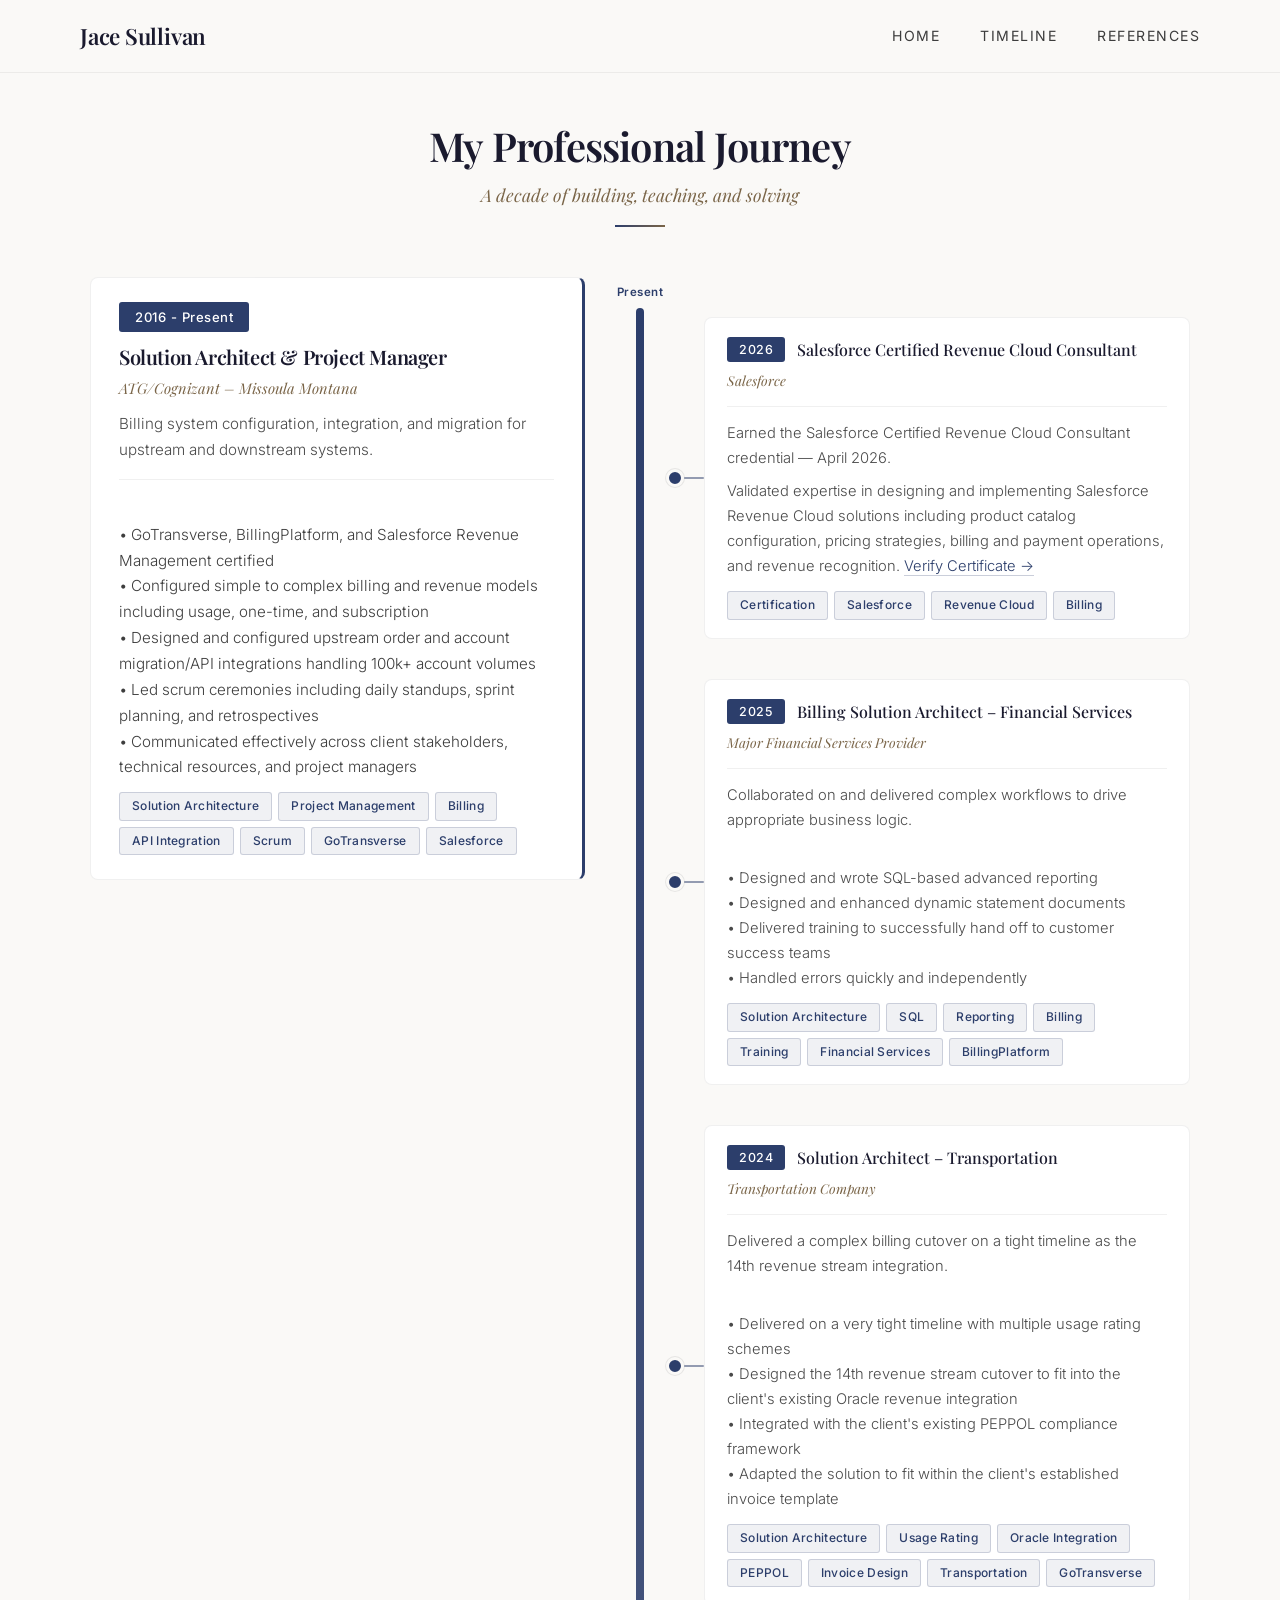
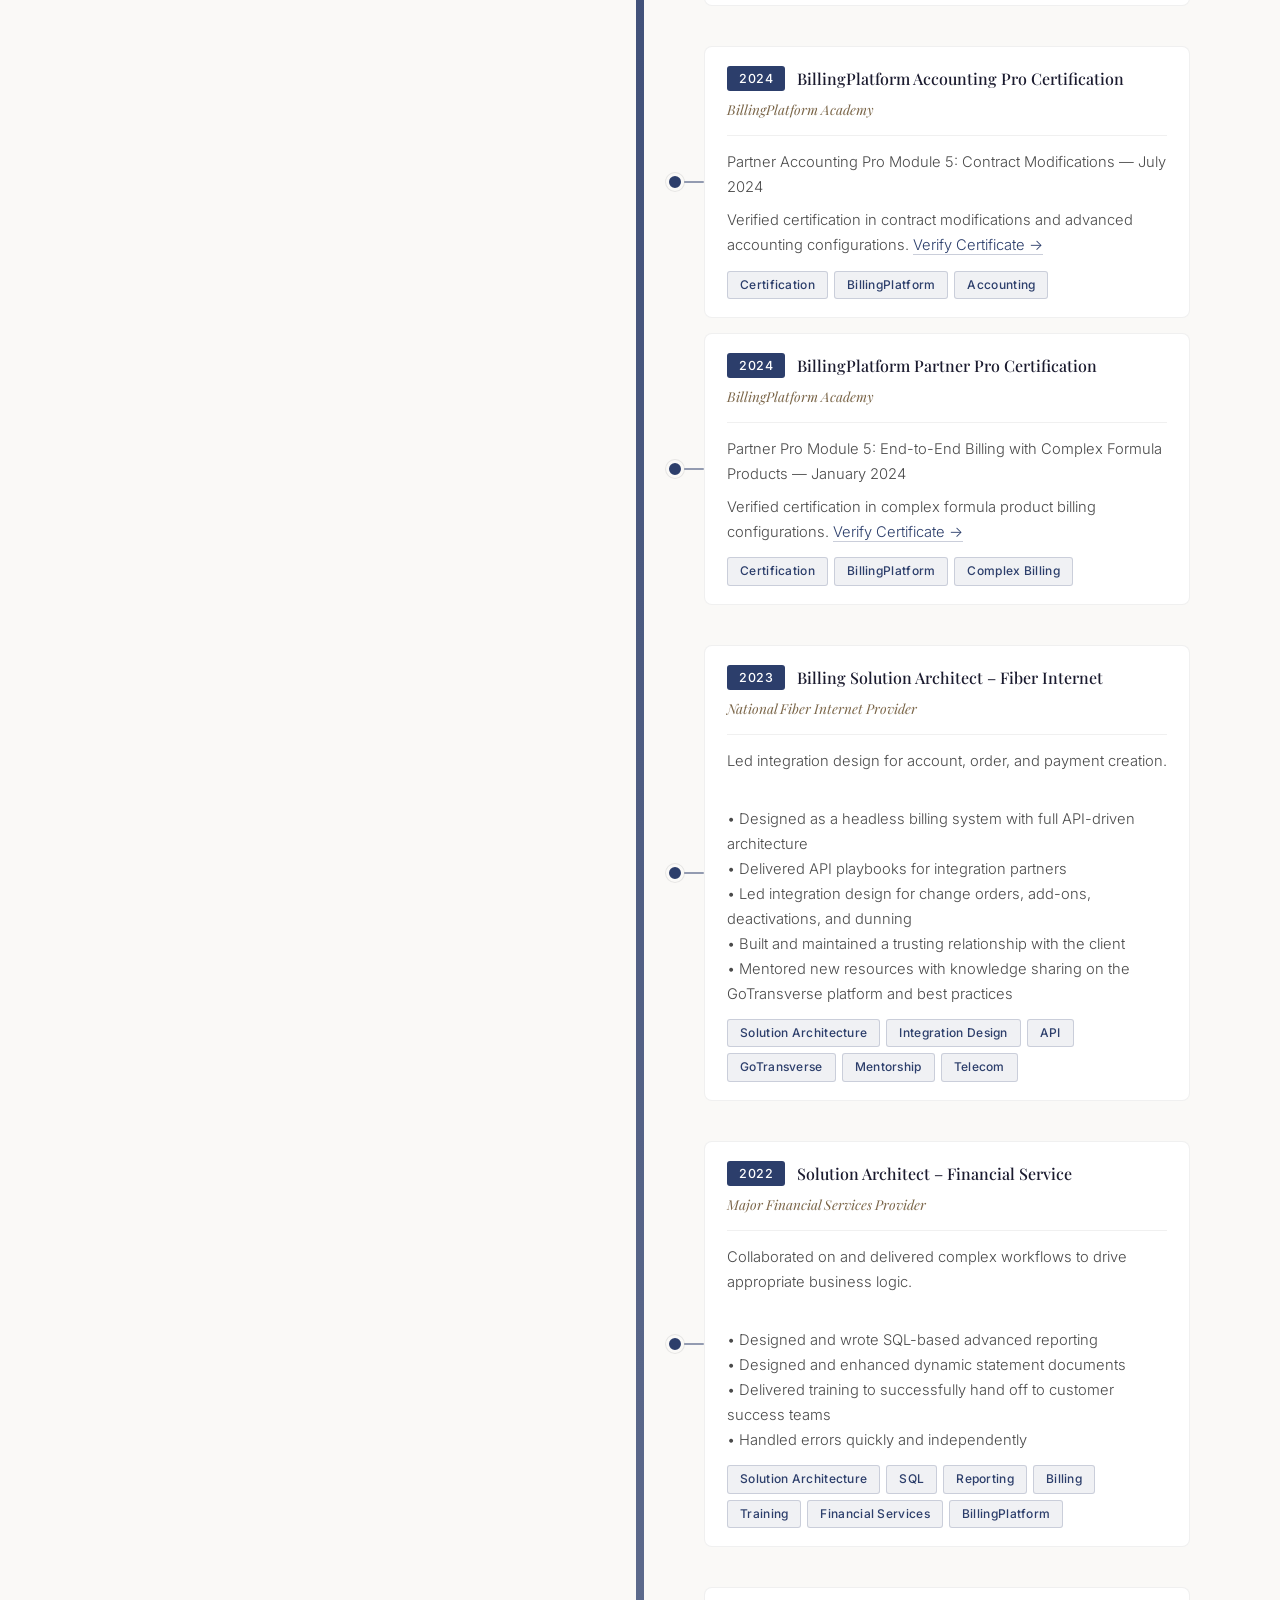
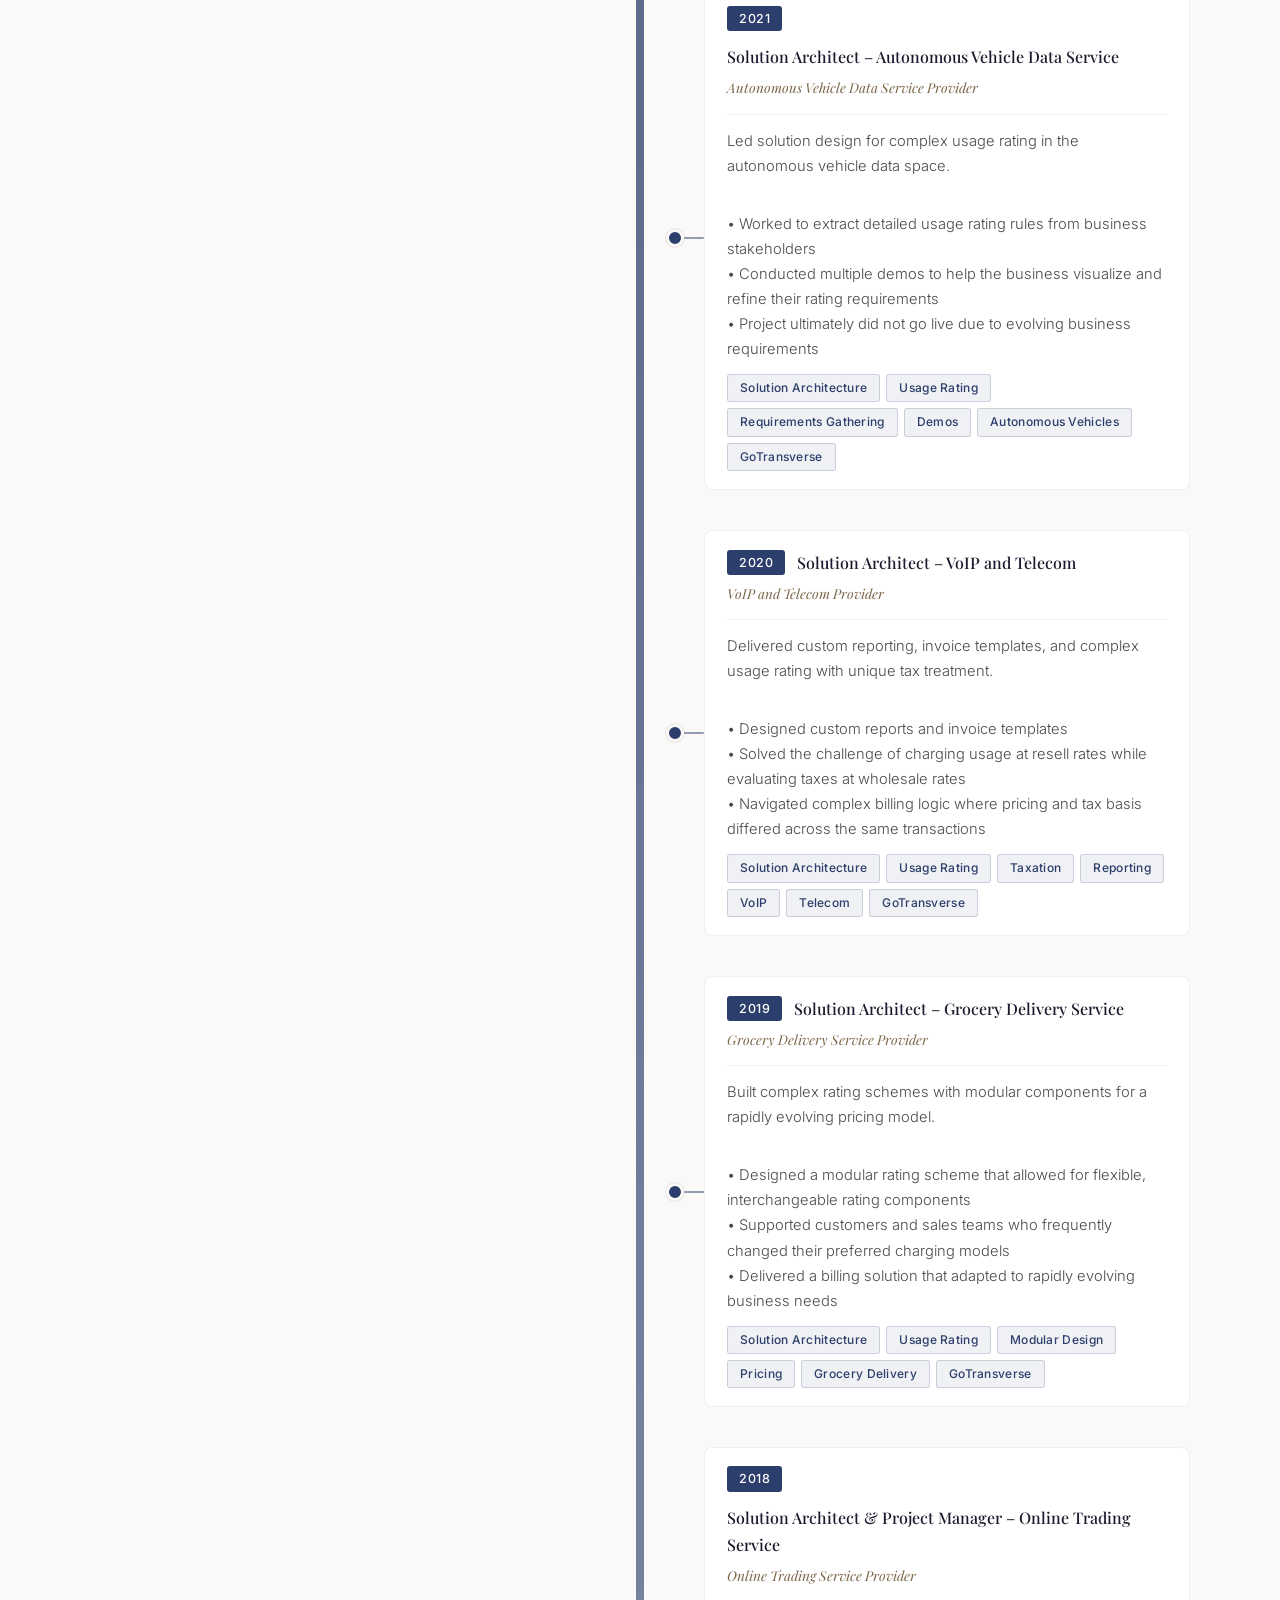
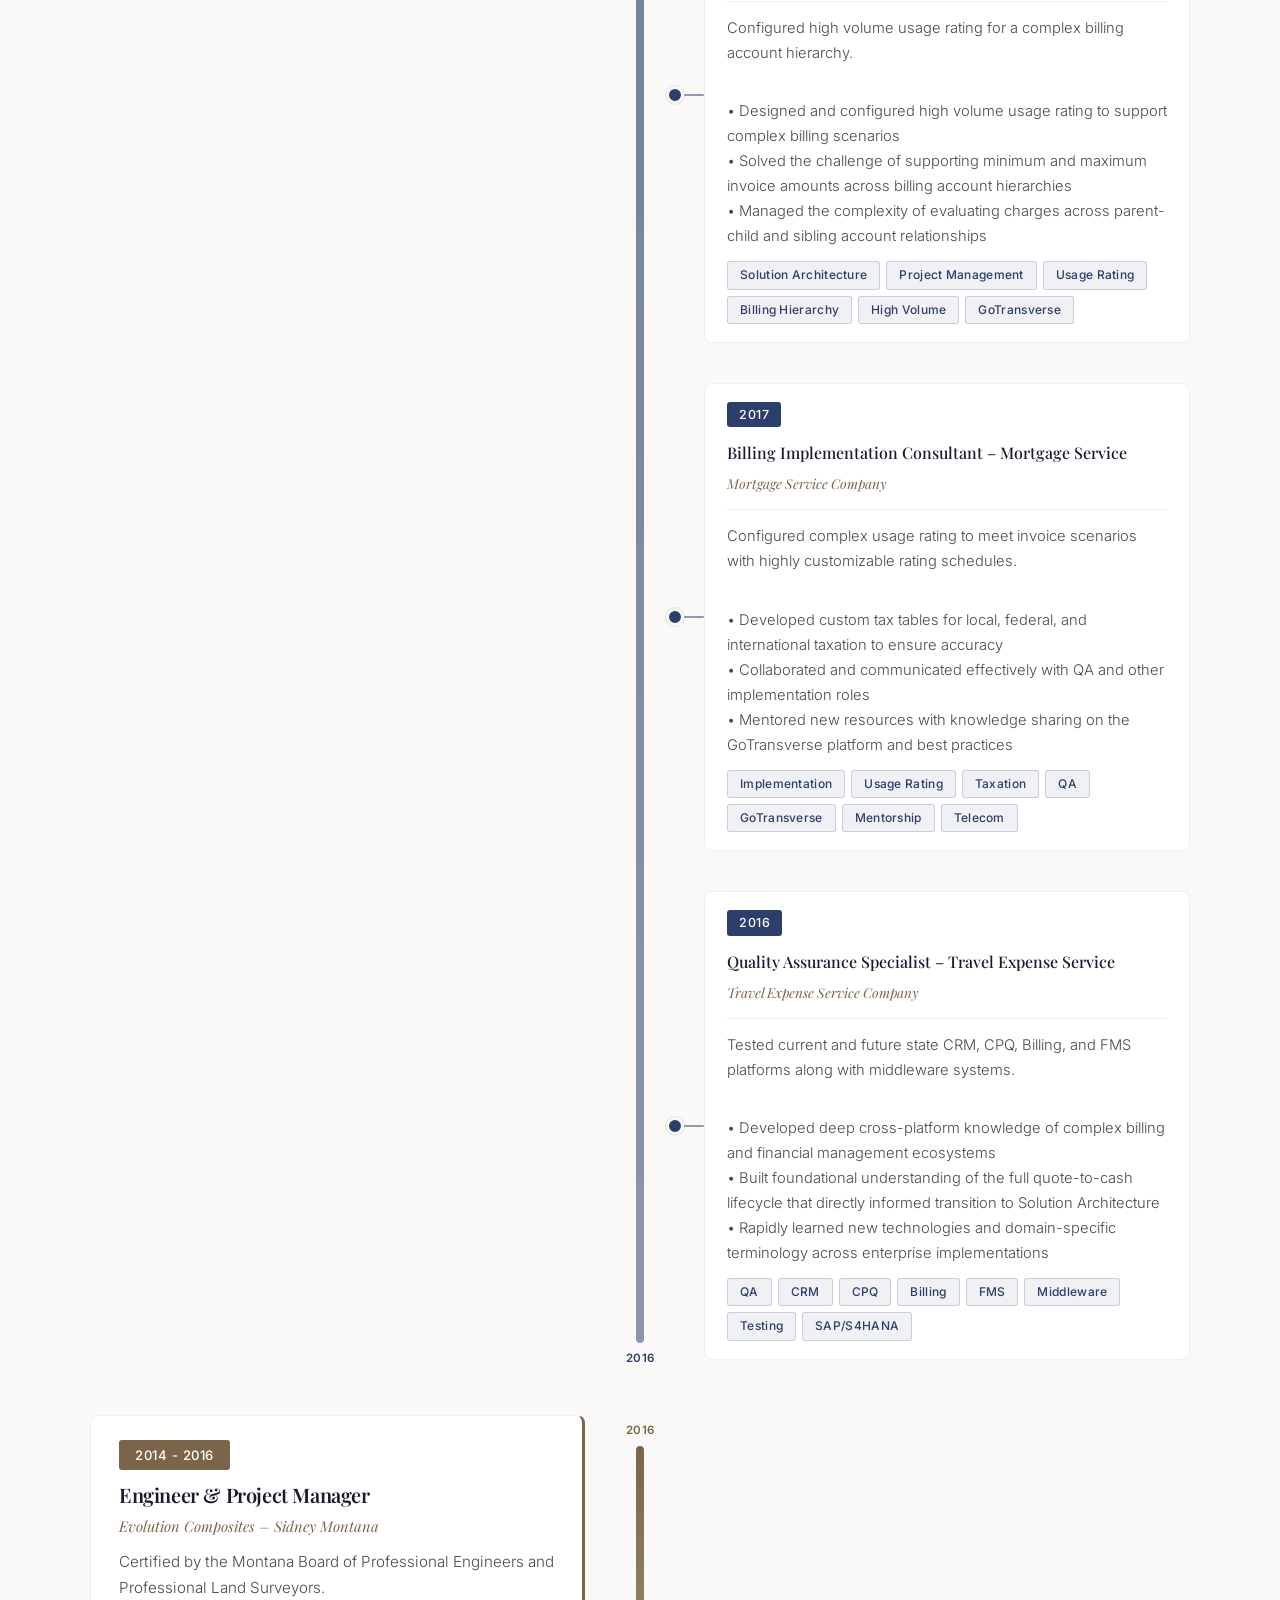
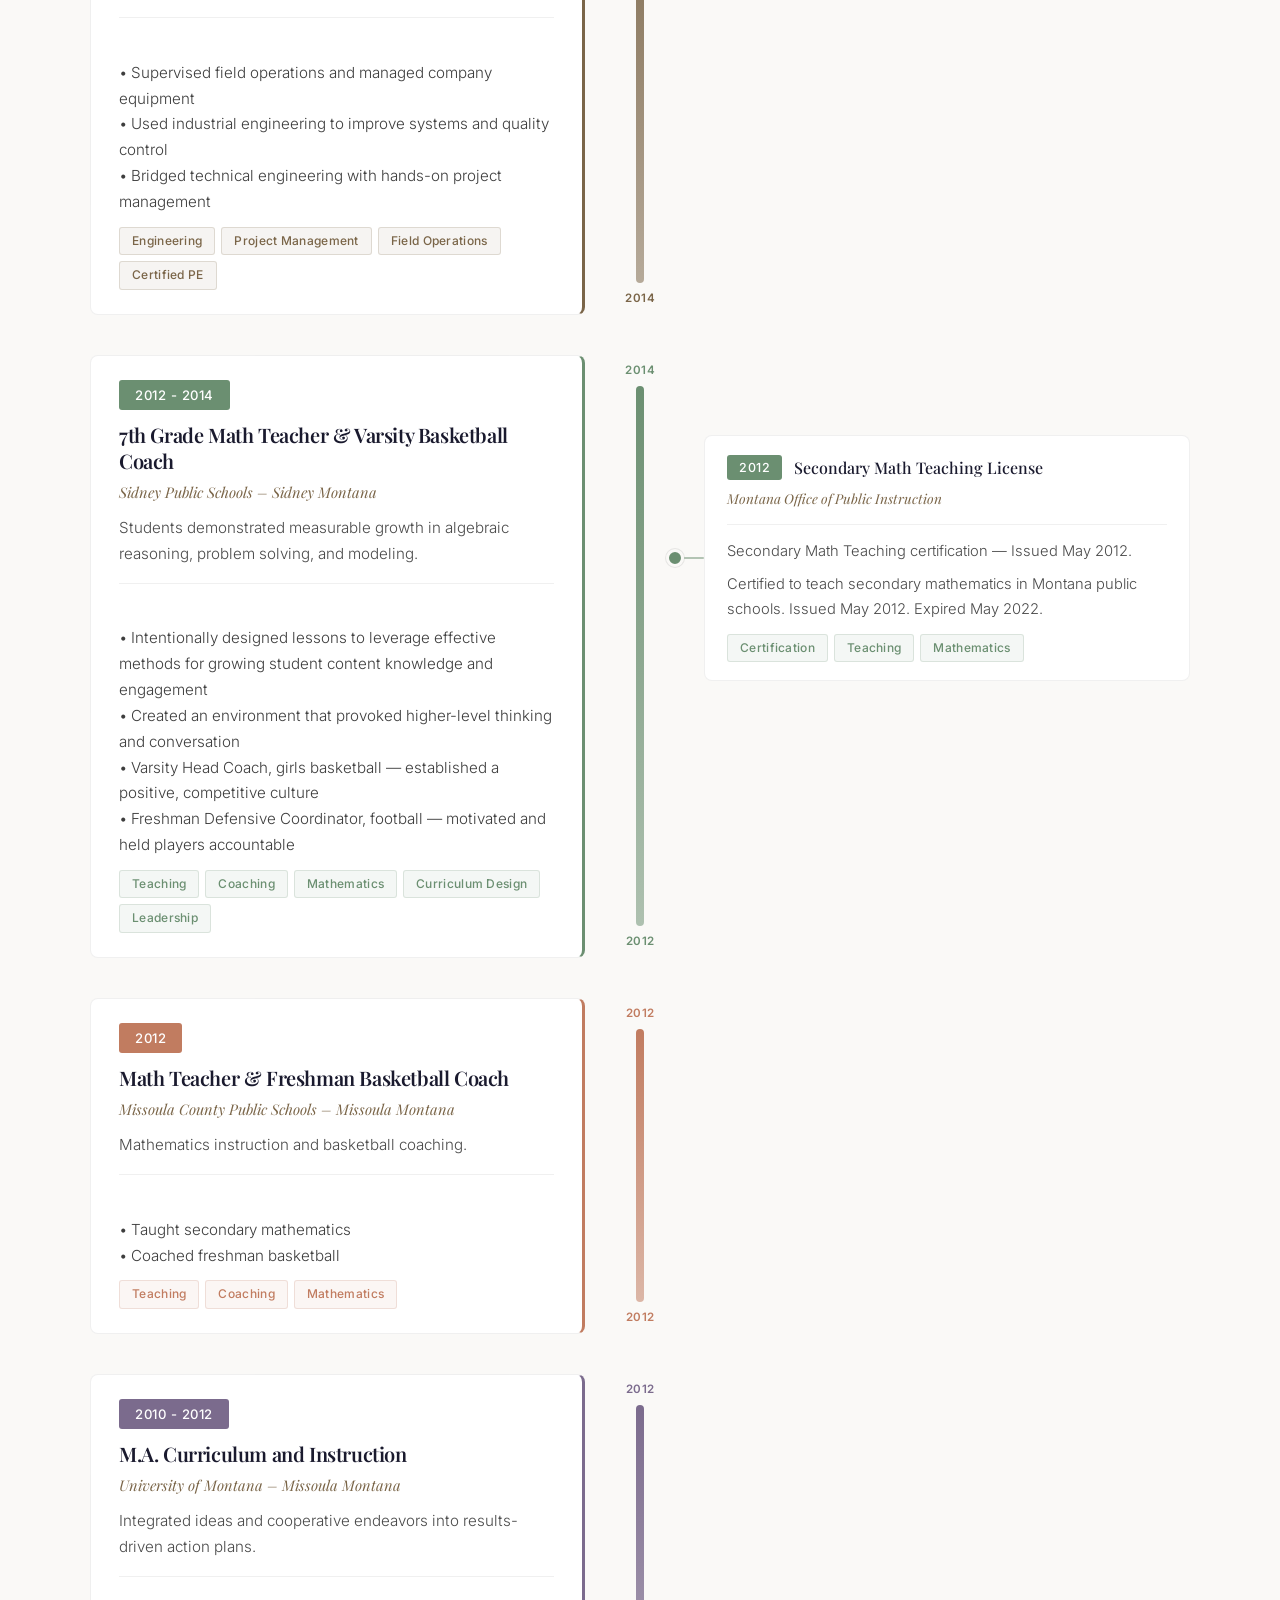
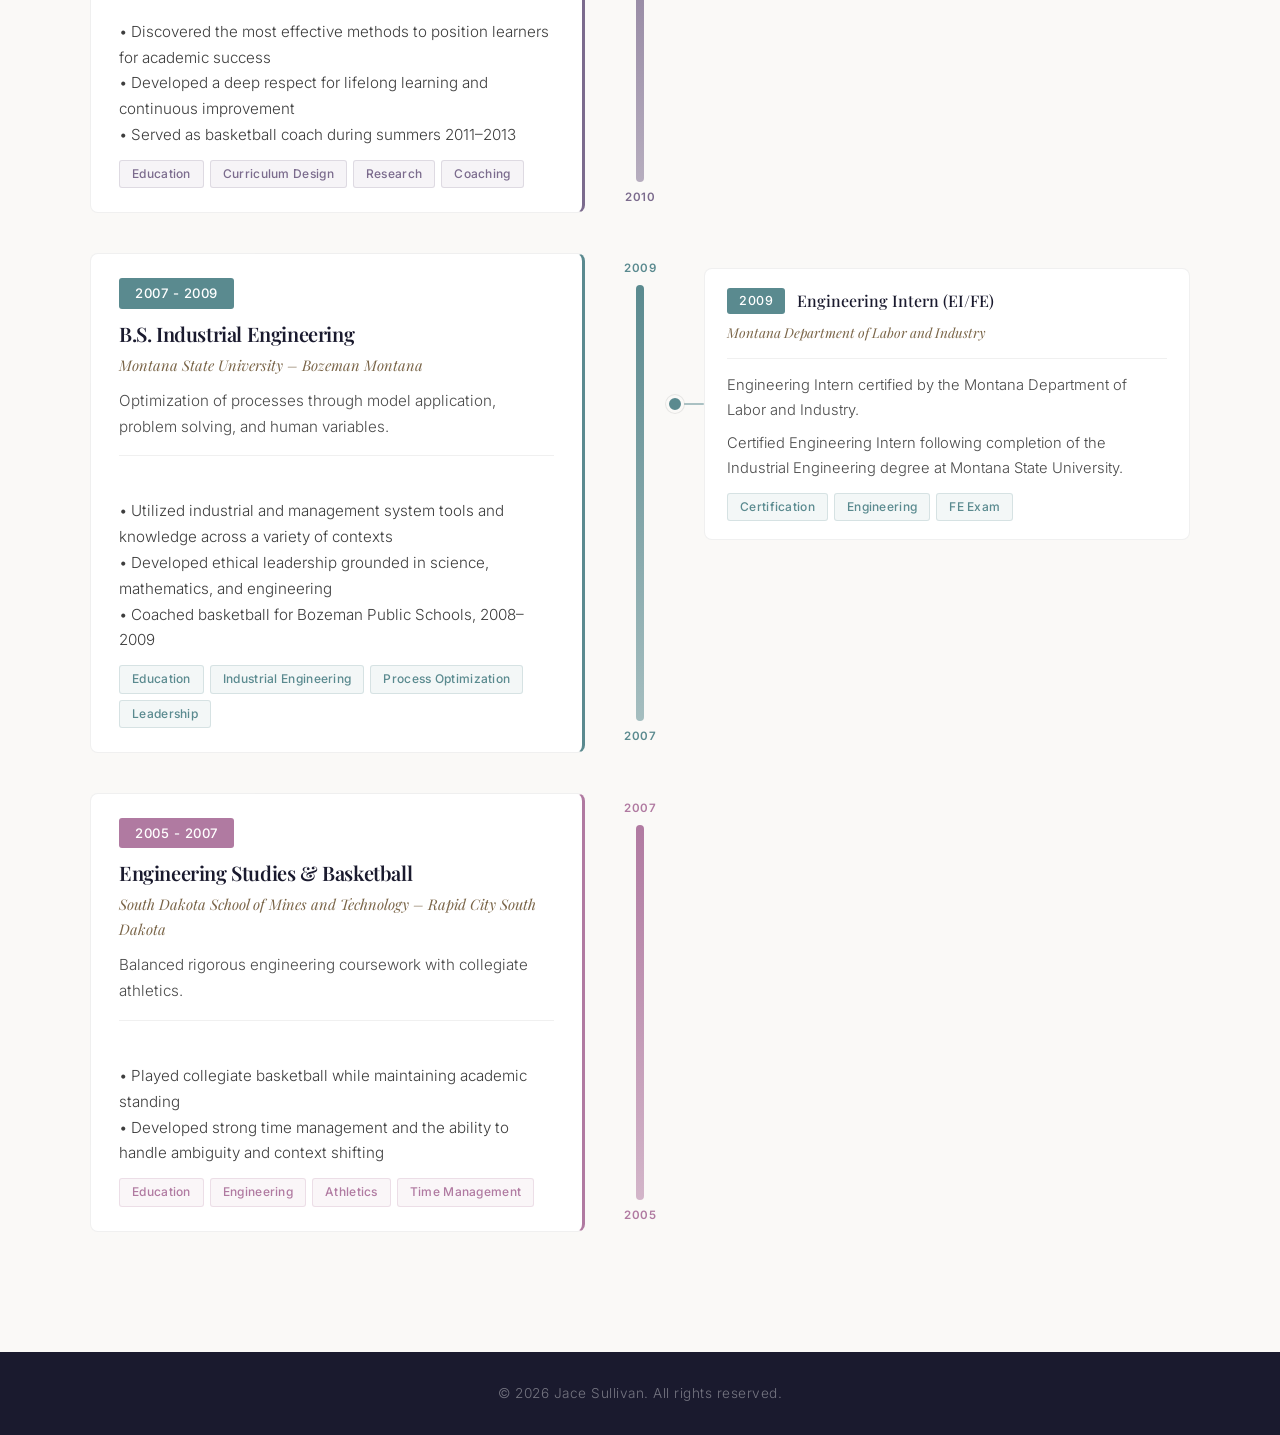
<file: timeline.html>
<!DOCTYPE html>
<html lang="en">
<head>
    <meta charset="UTF-8">
    <meta name="viewport" content="width=device-width, initial-scale=1.0">
    <title>Jace Sullivan - My Journey</title>
    <link rel="stylesheet" href="https://cdnjs.cloudflare.com/ajax/libs/font-awesome/6.4.0/css/all.min.css">
    <link rel="stylesheet" href="styles.css">
    <style>
        .timeline-page {
            padding: 120px 0 80px;
            background-color: #faf9f7;
            min-height: 100vh;
        }
        .timeline-page h1 {
            text-align: center;
            margin-bottom: 8px;
            font-size: 2.5rem;
            font-family: 'Playfair Display', Georgia, serif;
            color: #1a1a2e;
        }
        .timeline-intro {
            text-align: center;
            color: #7a6548;
            font-family: 'Playfair Display', Georgia, serif;
            font-style: italic;
            font-size: 1.1rem;
            margin-bottom: 15px;
        }
        .timeline-divider {
            width: 50px;
            height: 2px;
            background: linear-gradient(90deg, #2c3e6b, #7a6548);
            margin: 0 auto 50px;
        }
        .click-hint {
            text-align: center;
            color: #6a6a6a;
            font-size: 0.88rem;
            margin-bottom: 40px;
            letter-spacing: 0.5px;
        }
        .click-hint i {
            color: #7a6548;
        }
        .timeline-container {
            position: relative;
            max-width: 1100px;
            margin: 0 auto;
        }
        .milestone-section {
            display: flex;
            align-items: stretch;
            margin-bottom: 40px;
            opacity: 0;
            transform: translateY(20px);
            transition: opacity 0.7s ease, transform 0.7s ease;
        }
        .milestone-section.visible {
            opacity: 1;
            transform: translateY(0);
        }
        .ms-left {
            flex: 1;
            display: flex;
            align-items: flex-start;
            padding-right: 25px;
        }
        .ms-center {
            position: relative;
            width: 60px;
            min-width: 60px;
            display: flex;
            flex-direction: column;
            align-items: center;
        }
        .ms-right {
            flex: 1;
            padding-left: 25px;
        }
        .milestone-bar {
            flex: 1;
            width: 8px;
            border-radius: 4px;
            transition: box-shadow 0.4s ease;
        }
        .milestone-section:hover .milestone-bar {
            box-shadow: 0 0 20px rgba(0,0,0,0.08);
        }
        .bar-year {
            font-size: 0.72rem;
            font-weight: 600;
            white-space: nowrap;
            padding: 6px 0;
            letter-spacing: 0.5px;
            font-family: 'Inter', sans-serif;
        }
        .milestone-header {
            background: white;
            border-radius: 8px;
            padding: 24px 28px;
            border: 1px solid rgba(0,0,0,0.06);
            transition: all 0.4s ease;
            width: 100%;
            position: relative;
        }
        .milestone-header::before {
            content: '';
            position: absolute;
            top: 0;
            left: 0;
            right: 0;
            bottom: 0;
            border-radius: 8px;
            box-shadow: 0 12px 35px rgba(0,0,0,0.08);
            opacity: 0;
            transition: opacity 0.4s ease;
            pointer-events: none;
        }
        .milestone-header:hover::before {
            opacity: 1;
        }
        .milestone-header:hover {
            transform: translateX(-4px);
        }
        .milestone-date {
            display: inline-block;
            padding: 4px 16px;
            color: white;
            border-radius: 3px;
            font-size: 0.82rem;
            font-weight: 500;
            margin-bottom: 12px;
            letter-spacing: 0.5px;
            font-family: 'Inter', sans-serif;
        }
        .milestone-title {
            font-size: 1.25rem;
            margin-bottom: 6px;
            color: #1a1a2e;
            font-family: 'Playfair Display', Georgia, serif;
        }
        .milestone-subtitle {
            color: #7a6548;
            font-style: italic;
            margin-bottom: 10px;
            font-size: 0.92rem;
            font-family: 'Playfair Display', Georgia, serif;
        }
        .milestone-desc {
            color: #4a4a4a;
            line-height: 1.7;
            font-size: 0.95rem;
        }
        .milestone-expanded {
            display: block;
            margin-top: 16px;
            padding-top: 16px;
            border-top: 1px solid rgba(0,0,0,0.06);
        }
        .milestone-expanded p {
            color: #3d3d3d;
            line-height: 1.7;
            font-size: 0.95rem;
        }
        .details-container {
            position: relative;
        }
        .detail-dot-row {
            display: flex;
            align-items: center;
            flex-direction: row;
        }
        .dot {
            width: 18px;
            height: 18px;
            min-width: 18px;
            min-height: 18px;
            border-radius: 50%;
            border: 3px solid #faf9f7;
            box-shadow: 0 0 0 1px rgba(0,0,0,0.08);
            z-index: 2;
            margin-left: -29px;
            transition: transform 0.4s ease, box-shadow 0.4s ease;
        }
        .detail-dot-row:hover .dot {
            transform: scale(1.3);
            box-shadow: 0 0 0 2px rgba(0,0,0,0.12), 0 4px 12px rgba(0,0,0,0.15);
        }
        .connector-line {
            width: 20px;
            min-width: 20px;
            height: 2px;
            border-radius: 1px;
            opacity: 0.5;
        }
        .detail-card {
            flex: 1;
            background: white;
            border-radius: 8px;
            padding: 18px 22px;
            border: 1px solid rgba(0,0,0,0.06);
            cursor: pointer;
            transition: all 0.4s ease;
            position: relative;
        }
        .detail-card::before {
            content: '';
            position: absolute;
            top: 0;
            left: 0;
            right: 0;
            bottom: 0;
            border-radius: 8px;
            box-shadow: 0 10px 30px rgba(0,0,0,0.08);
            opacity: 0;
            transition: opacity 0.4s ease;
            pointer-events: none;
        }
        .detail-card:hover::before {
            opacity: 1;
        }
        .detail-card:hover {
            transform: translateX(4px);
        }
        .detail-card-header {
            display: flex;
            align-items: center;
            gap: 12px;
            flex-wrap: wrap;
        }
        .detail-year {
            display: inline-block;
            padding: 2px 12px;
            color: white;
            border-radius: 3px;
            font-size: 0.78rem;
            font-weight: 500;
            letter-spacing: 0.5px;
            font-family: 'Inter', sans-serif;
        }
        .detail-card h4 {
            font-size: 1rem;
            color: #1a1a2e;
            margin: 0;
            font-family: 'Playfair Display', Georgia, serif;
            font-weight: 500;
        }
        .detail-subtitle {
            color: #7a6548;
            font-size: 0.85rem;
            font-style: italic;
            margin: 6px 0 0 0;
            font-family: 'Playfair Display', Georgia, serif;
        }
        .detail-expanded {
            display: block;
            margin-top: 14px;
            padding-top: 14px;
            border-top: 1px solid rgba(0,0,0,0.06);
        }
        .detail-expanded.active {
            display: block;
            animation: fadeIn 0.4s ease;
        }
        .detail-expanded p {
            color: #4a4a4a;
            line-height: 1.7;
            margin-bottom: 8px;
            font-size: 0.92rem;
        }
        .detail-full {
            font-size: 0.92rem;
        }
        .tags {
            display: flex;
            flex-wrap: wrap;
            gap: 6px;
            margin-top: 12px;
        }
        .tag {
            padding: 3px 12px;
            border-radius: 3px;
            font-size: 0.75rem;
            font-weight: 500;
            letter-spacing: 0.3px;
            font-family: 'Inter', sans-serif;
        }
        @keyframes fadeIn {
            from { opacity: 0; transform: translateY(-5px); }
            to { opacity: 1; transform: translateY(0); }
        }
        @media screen and (max-width: 768px) {
            .timeline-page {
                padding: 100px 0 60px;
            }
            .timeline-page h1 {
                font-size: 1.8rem;
            }
            .milestone-section {
                flex-direction: column;
                margin-bottom: 30px;
            }
            .ms-left {
                padding-right: 0;
                margin-bottom: 0;
            }
            .ms-center {
                flex-direction: row;
                width: 100%;
                min-width: 100%;
                height: 50px;
                min-height: 50px;
                padding: 0 10px;
            }
            .milestone-bar {
                width: auto;
                height: 8px;
                flex: 1;
            }
            .bar-year {
                padding: 0 8px;
            }
            .ms-right {
                padding-left: 0;
                margin-top: 0;
            }
            .dot {
                margin-left: 0;
            }
            .detail-dot-row {
                margin-left: 10px;
            }
            .milestone-title {
                font-size: 1.1rem;
            }
        }
    </style>

</head>
<body>
    <header>
        <nav class="navbar">
            <div class="nav-container">
                <div class="nav-logo">
                    <a href="index.html">Jace Sullivan</a>
                </div>
                <ul class="nav-menu">
                    <li class="nav-item">
                        <a href="index.html" class="nav-link">Home</a>
                    </li>
                    <li class="nav-item">
                        <a href="timeline.html" class="nav-link">Timeline</a>
                    </li>
                    <li class="nav-item">
                        <a href="references.html" class="nav-link">References</a>
                    </li>
                </ul>
                <div class="nav-toggle" id="mobile-menu">
                    <span class="bar"></span>
                    <span class="bar"></span>
                    <span class="bar"></span>
                </div>
            </div>
        </nav>
    </header>

    <main>
        <section class="timeline-page">
            <div class="container">
                <h1>My Professional Journey</h1>
                <p class="timeline-intro">A decade of building, teaching, and solving</p>
                <div class="timeline-divider"></div>
                
                <div class="timeline-container">
<div class="milestone-section"><div class="ms-left"><div class="milestone-header" style="border-right: 3px solid #2c3e6b;"><span class="milestone-date" style="background-color: #2c3e6b;">2016 - Present</span><h3 class="milestone-title">Solution Architect & Project Manager</h3><p class="milestone-subtitle">ATG/Cognizant – Missoula Montana</p><p class="milestone-desc">Billing system configuration, integration, and migration for upstream and downstream systems.</p><div class="milestone-expanded"><p><br>• GoTransverse, BillingPlatform, and Salesforce Revenue Management certified<br>• Configured simple to complex billing and revenue models including usage, one-time, and subscription<br>• Designed and configured upstream order and account migration/API integrations handling 100k+ account volumes<br>• Led scrum ceremonies including daily standups, sprint planning, and retrospectives<br>• Communicated effectively across client stakeholders, technical resources, and project managers</p><div class="tags"><span class="tag" style="background-color: #2c3e6b12; color: #2c3e6b; border: 1px solid #2c3e6b30;">Solution Architecture</span><span class="tag" style="background-color: #2c3e6b12; color: #2c3e6b; border: 1px solid #2c3e6b30;">Project Management</span><span class="tag" style="background-color: #2c3e6b12; color: #2c3e6b; border: 1px solid #2c3e6b30;">Billing</span><span class="tag" style="background-color: #2c3e6b12; color: #2c3e6b; border: 1px solid #2c3e6b30;">API Integration</span><span class="tag" style="background-color: #2c3e6b12; color: #2c3e6b; border: 1px solid #2c3e6b30;">Scrum</span><span class="tag" style="background-color: #2c3e6b12; color: #2c3e6b; border: 1px solid #2c3e6b30;">GoTransverse</span><span class="tag" style="background-color: #2c3e6b12; color: #2c3e6b; border: 1px solid #2c3e6b30;">Salesforce</span></div></div></div></div><div class="ms-center"><div class="bar-year top" style="color: #2c3e6b;">Present</div><div class="milestone-bar" style="background: linear-gradient(180deg, #2c3e6b, #2c3e6b88);"></div><div class="bar-year bottom" style="color: #2c3e6b;">2016</div></div><div class="ms-right"><div class="details-container" style="padding-bottom: 0px;"><div class="detail-dot-row" style="margin-top: 40px; margin-bottom: 0px;"><div class="dot" style="background-color: #2c3e6b;"></div><div class="connector-line" style="background-color: #2c3e6b;"></div><div class="detail-card"><div class="detail-card-header"><span class="detail-year" style="background-color: #2c3e6b;">2026</span><h4>Salesforce Certified Revenue Cloud Consultant</h4></div><p class="detail-subtitle">Salesforce</p><div class="detail-expanded active"><p>Earned the Salesforce Certified Revenue Cloud Consultant credential — April 2026.</p><p class="detail-full">Validated expertise in designing and implementing Salesforce Revenue Cloud solutions including product catalog configuration, pricing strategies, billing and payment operations, and revenue recognition. <a href='https://trailhead.salesforce.com/en/credentials/certification-detail-print/?searchString=UIxYuXa4j0AV/EAIys58n3pOKXUb/xMr6zXiRP+PCcjoSr6NWcOCGlyPp7A6ydaY' target='_blank' style='color:#2c3e6b; border-bottom: 1px solid #2c3e6b40;'>Verify Certificate &rarr;</a></p><div class="tags"><span class="tag" style="background-color: #2c3e6b12; color: #2c3e6b; border: 1px solid #2c3e6b30;">Certification</span><span class="tag" style="background-color: #2c3e6b12; color: #2c3e6b; border: 1px solid #2c3e6b30;">Salesforce</span><span class="tag" style="background-color: #2c3e6b12; color: #2c3e6b; border: 1px solid #2c3e6b30;">Revenue Cloud</span><span class="tag" style="background-color: #2c3e6b12; color: #2c3e6b; border: 1px solid #2c3e6b30;">Billing</span></div></div></div></div><div class="detail-dot-row" style="margin-top: 40px; margin-bottom: 0px;"><div class="dot" style="background-color: #2c3e6b;"></div><div class="connector-line" style="background-color: #2c3e6b;"></div><div class="detail-card"><div class="detail-card-header"><span class="detail-year" style="background-color: #2c3e6b;">2025</span><h4>Billing Solution Architect – Financial Services</h4></div><p class="detail-subtitle">Major Financial Services Provider</p><div class="detail-expanded active"><p>Collaborated on and delivered complex workflows to drive appropriate business logic.</p><p class="detail-full"><br>• Designed and wrote SQL-based advanced reporting<br>• Designed and enhanced dynamic statement documents<br>• Delivered training to successfully hand off to customer success teams<br>• Handled errors quickly and independently</p><div class="tags"><span class="tag" style="background-color: #2c3e6b12; color: #2c3e6b; border: 1px solid #2c3e6b30;">Solution Architecture</span><span class="tag" style="background-color: #2c3e6b12; color: #2c3e6b; border: 1px solid #2c3e6b30;">SQL</span><span class="tag" style="background-color: #2c3e6b12; color: #2c3e6b; border: 1px solid #2c3e6b30;">Reporting</span><span class="tag" style="background-color: #2c3e6b12; color: #2c3e6b; border: 1px solid #2c3e6b30;">Billing</span><span class="tag" style="background-color: #2c3e6b12; color: #2c3e6b; border: 1px solid #2c3e6b30;">Training</span><span class="tag" style="background-color: #2c3e6b12; color: #2c3e6b; border: 1px solid #2c3e6b30;">Financial Services</span><span class="tag" style="background-color: #2c3e6b12; color: #2c3e6b; border: 1px solid #2c3e6b30;">BillingPlatform</span></div></div></div></div><div class="detail-dot-row" style="margin-top: 40px; margin-bottom: 0px;"><div class="dot" style="background-color: #2c3e6b;"></div><div class="connector-line" style="background-color: #2c3e6b;"></div><div class="detail-card"><div class="detail-card-header"><span class="detail-year" style="background-color: #2c3e6b;">2024</span><h4>Solution Architect – Transportation</h4></div><p class="detail-subtitle">Transportation Company</p><div class="detail-expanded active"><p>Delivered a complex billing cutover on a tight timeline as the 14th revenue stream integration.</p><p class="detail-full"><br>• Delivered on a very tight timeline with multiple usage rating schemes<br>• Designed the 14th revenue stream cutover to fit into the client's existing Oracle revenue integration<br>• Integrated with the client's existing PEPPOL compliance framework<br>• Adapted the solution to fit within the client's established invoice template</p><div class="tags"><span class="tag" style="background-color: #2c3e6b12; color: #2c3e6b; border: 1px solid #2c3e6b30;">Solution Architecture</span><span class="tag" style="background-color: #2c3e6b12; color: #2c3e6b; border: 1px solid #2c3e6b30;">Usage Rating</span><span class="tag" style="background-color: #2c3e6b12; color: #2c3e6b; border: 1px solid #2c3e6b30;">Oracle Integration</span><span class="tag" style="background-color: #2c3e6b12; color: #2c3e6b; border: 1px solid #2c3e6b30;">PEPPOL</span><span class="tag" style="background-color: #2c3e6b12; color: #2c3e6b; border: 1px solid #2c3e6b30;">Invoice Design</span><span class="tag" style="background-color: #2c3e6b12; color: #2c3e6b; border: 1px solid #2c3e6b30;">Transportation</span><span class="tag" style="background-color: #2c3e6b12; color: #2c3e6b; border: 1px solid #2c3e6b30;">GoTransverse</span></div></div></div></div><div class="detail-dot-row" style="margin-top: 40px; margin-bottom: 0px;"><div class="dot" style="background-color: #2c3e6b;"></div><div class="connector-line" style="background-color: #2c3e6b;"></div><div class="detail-card"><div class="detail-card-header"><span class="detail-year" style="background-color: #2c3e6b;">2024</span><h4>BillingPlatform Accounting Pro Certification</h4></div><p class="detail-subtitle">BillingPlatform Academy</p><div class="detail-expanded active"><p>Partner Accounting Pro Module 5: Contract Modifications — July 2024</p><p class="detail-full">Verified certification in contract modifications and advanced accounting configurations. <a href='https://verify.skilljar.com/c/qaq9cvr8q7r4' target='_blank' style='color:#2c3e6b; border-bottom: 1px solid #2c3e6b40;'>Verify Certificate &rarr;</a></p><div class="tags"><span class="tag" style="background-color: #2c3e6b12; color: #2c3e6b; border: 1px solid #2c3e6b30;">Certification</span><span class="tag" style="background-color: #2c3e6b12; color: #2c3e6b; border: 1px solid #2c3e6b30;">BillingPlatform</span><span class="tag" style="background-color: #2c3e6b12; color: #2c3e6b; border: 1px solid #2c3e6b30;">Accounting</span></div></div></div></div><div class="detail-dot-row" style="margin-top: 15px; margin-bottom: 0px;"><div class="dot" style="background-color: #2c3e6b;"></div><div class="connector-line" style="background-color: #2c3e6b;"></div><div class="detail-card"><div class="detail-card-header"><span class="detail-year" style="background-color: #2c3e6b;">2024</span><h4>BillingPlatform Partner Pro Certification</h4></div><p class="detail-subtitle">BillingPlatform Academy</p><div class="detail-expanded active"><p>Partner Pro Module 5: End-to-End Billing with Complex Formula Products — January 2024</p><p class="detail-full">Verified certification in complex formula product billing configurations. <a href='https://verify.skilljar.com/c/y59hxuzfsuqq' target='_blank' style='color:#2c3e6b; border-bottom: 1px solid #2c3e6b40;'>Verify Certificate &rarr;</a></p><div class="tags"><span class="tag" style="background-color: #2c3e6b12; color: #2c3e6b; border: 1px solid #2c3e6b30;">Certification</span><span class="tag" style="background-color: #2c3e6b12; color: #2c3e6b; border: 1px solid #2c3e6b30;">BillingPlatform</span><span class="tag" style="background-color: #2c3e6b12; color: #2c3e6b; border: 1px solid #2c3e6b30;">Complex Billing</span></div></div></div></div><div class="detail-dot-row" style="margin-top: 40px; margin-bottom: 0px;"><div class="dot" style="background-color: #2c3e6b;"></div><div class="connector-line" style="background-color: #2c3e6b;"></div><div class="detail-card"><div class="detail-card-header"><span class="detail-year" style="background-color: #2c3e6b;">2023</span><h4>Billing Solution Architect – Fiber Internet</h4></div><p class="detail-subtitle">National Fiber Internet Provider</p><div class="detail-expanded active"><p>Led integration design for account, order, and payment creation.</p><p class="detail-full"><br>• Designed as a headless billing system with full API-driven architecture<br>• Delivered API playbooks for integration partners<br>• Led integration design for change orders, add-ons, deactivations, and dunning<br>• Built and maintained a trusting relationship with the client<br>• Mentored new resources with knowledge sharing on the GoTransverse platform and best practices</p><div class="tags"><span class="tag" style="background-color: #2c3e6b12; color: #2c3e6b; border: 1px solid #2c3e6b30;">Solution Architecture</span><span class="tag" style="background-color: #2c3e6b12; color: #2c3e6b; border: 1px solid #2c3e6b30;">Integration Design</span><span class="tag" style="background-color: #2c3e6b12; color: #2c3e6b; border: 1px solid #2c3e6b30;">API</span><span class="tag" style="background-color: #2c3e6b12; color: #2c3e6b; border: 1px solid #2c3e6b30;">GoTransverse</span><span class="tag" style="background-color: #2c3e6b12; color: #2c3e6b; border: 1px solid #2c3e6b30;">Mentorship</span><span class="tag" style="background-color: #2c3e6b12; color: #2c3e6b; border: 1px solid #2c3e6b30;">Telecom</span></div></div></div></div><div class="detail-dot-row" style="margin-top: 40px; margin-bottom: 0px;"><div class="dot" style="background-color: #2c3e6b;"></div><div class="connector-line" style="background-color: #2c3e6b;"></div><div class="detail-card"><div class="detail-card-header"><span class="detail-year" style="background-color: #2c3e6b;">2022</span><h4>Solution Architect – Financial Service</h4></div><p class="detail-subtitle">Major Financial Services Provider</p><div class="detail-expanded active"><p>Collaborated on and delivered complex workflows to drive appropriate business logic.</p><p class="detail-full"><br>• Designed and wrote SQL-based advanced reporting<br>• Designed and enhanced dynamic statement documents<br>• Delivered training to successfully hand off to customer success teams<br>• Handled errors quickly and independently</p><div class="tags"><span class="tag" style="background-color: #2c3e6b12; color: #2c3e6b; border: 1px solid #2c3e6b30;">Solution Architecture</span><span class="tag" style="background-color: #2c3e6b12; color: #2c3e6b; border: 1px solid #2c3e6b30;">SQL</span><span class="tag" style="background-color: #2c3e6b12; color: #2c3e6b; border: 1px solid #2c3e6b30;">Reporting</span><span class="tag" style="background-color: #2c3e6b12; color: #2c3e6b; border: 1px solid #2c3e6b30;">Billing</span><span class="tag" style="background-color: #2c3e6b12; color: #2c3e6b; border: 1px solid #2c3e6b30;">Training</span><span class="tag" style="background-color: #2c3e6b12; color: #2c3e6b; border: 1px solid #2c3e6b30;">Financial Services</span><span class="tag" style="background-color: #2c3e6b12; color: #2c3e6b; border: 1px solid #2c3e6b30;">BillingPlatform</span></div></div></div></div><div class="detail-dot-row" style="margin-top: 40px; margin-bottom: 0px;"><div class="dot" style="background-color: #2c3e6b;"></div><div class="connector-line" style="background-color: #2c3e6b;"></div><div class="detail-card"><div class="detail-card-header"><span class="detail-year" style="background-color: #2c3e6b;">2021</span><h4>Solution Architect – Autonomous Vehicle Data Service</h4></div><p class="detail-subtitle">Autonomous Vehicle Data Service Provider</p><div class="detail-expanded active"><p>Led solution design for complex usage rating in the autonomous vehicle data space.</p><p class="detail-full"><br>• Worked to extract detailed usage rating rules from business stakeholders<br>• Conducted multiple demos to help the business visualize and refine their rating requirements<br>• Project ultimately did not go live due to evolving business requirements</p><div class="tags"><span class="tag" style="background-color: #2c3e6b12; color: #2c3e6b; border: 1px solid #2c3e6b30;">Solution Architecture</span><span class="tag" style="background-color: #2c3e6b12; color: #2c3e6b; border: 1px solid #2c3e6b30;">Usage Rating</span><span class="tag" style="background-color: #2c3e6b12; color: #2c3e6b; border: 1px solid #2c3e6b30;">Requirements Gathering</span><span class="tag" style="background-color: #2c3e6b12; color: #2c3e6b; border: 1px solid #2c3e6b30;">Demos</span><span class="tag" style="background-color: #2c3e6b12; color: #2c3e6b; border: 1px solid #2c3e6b30;">Autonomous Vehicles</span><span class="tag" style="background-color: #2c3e6b12; color: #2c3e6b; border: 1px solid #2c3e6b30;">GoTransverse</span></div></div></div></div><div class="detail-dot-row" style="margin-top: 40px; margin-bottom: 0px;"><div class="dot" style="background-color: #2c3e6b;"></div><div class="connector-line" style="background-color: #2c3e6b;"></div><div class="detail-card"><div class="detail-card-header"><span class="detail-year" style="background-color: #2c3e6b;">2020</span><h4>Solution Architect – VoIP and Telecom</h4></div><p class="detail-subtitle">VoIP and Telecom Provider</p><div class="detail-expanded active"><p>Delivered custom reporting, invoice templates, and complex usage rating with unique tax treatment.</p><p class="detail-full"><br>• Designed custom reports and invoice templates<br>• Solved the challenge of charging usage at resell rates while evaluating taxes at wholesale rates<br>• Navigated complex billing logic where pricing and tax basis differed across the same transactions</p><div class="tags"><span class="tag" style="background-color: #2c3e6b12; color: #2c3e6b; border: 1px solid #2c3e6b30;">Solution Architecture</span><span class="tag" style="background-color: #2c3e6b12; color: #2c3e6b; border: 1px solid #2c3e6b30;">Usage Rating</span><span class="tag" style="background-color: #2c3e6b12; color: #2c3e6b; border: 1px solid #2c3e6b30;">Taxation</span><span class="tag" style="background-color: #2c3e6b12; color: #2c3e6b; border: 1px solid #2c3e6b30;">Reporting</span><span class="tag" style="background-color: #2c3e6b12; color: #2c3e6b; border: 1px solid #2c3e6b30;">VoIP</span><span class="tag" style="background-color: #2c3e6b12; color: #2c3e6b; border: 1px solid #2c3e6b30;">Telecom</span><span class="tag" style="background-color: #2c3e6b12; color: #2c3e6b; border: 1px solid #2c3e6b30;">GoTransverse</span></div></div></div></div><div class="detail-dot-row" style="margin-top: 40px; margin-bottom: 0px;"><div class="dot" style="background-color: #2c3e6b;"></div><div class="connector-line" style="background-color: #2c3e6b;"></div><div class="detail-card"><div class="detail-card-header"><span class="detail-year" style="background-color: #2c3e6b;">2019</span><h4>Solution Architect – Grocery Delivery Service</h4></div><p class="detail-subtitle">Grocery Delivery Service Provider</p><div class="detail-expanded active"><p>Built complex rating schemes with modular components for a rapidly evolving pricing model.</p><p class="detail-full"><br>• Designed a modular rating scheme that allowed for flexible, interchangeable rating components<br>• Supported customers and sales teams who frequently changed their preferred charging models<br>• Delivered a billing solution that adapted to rapidly evolving business needs</p><div class="tags"><span class="tag" style="background-color: #2c3e6b12; color: #2c3e6b; border: 1px solid #2c3e6b30;">Solution Architecture</span><span class="tag" style="background-color: #2c3e6b12; color: #2c3e6b; border: 1px solid #2c3e6b30;">Usage Rating</span><span class="tag" style="background-color: #2c3e6b12; color: #2c3e6b; border: 1px solid #2c3e6b30;">Modular Design</span><span class="tag" style="background-color: #2c3e6b12; color: #2c3e6b; border: 1px solid #2c3e6b30;">Pricing</span><span class="tag" style="background-color: #2c3e6b12; color: #2c3e6b; border: 1px solid #2c3e6b30;">Grocery Delivery</span><span class="tag" style="background-color: #2c3e6b12; color: #2c3e6b; border: 1px solid #2c3e6b30;">GoTransverse</span></div></div></div></div><div class="detail-dot-row" style="margin-top: 40px; margin-bottom: 0px;"><div class="dot" style="background-color: #2c3e6b;"></div><div class="connector-line" style="background-color: #2c3e6b;"></div><div class="detail-card"><div class="detail-card-header"><span class="detail-year" style="background-color: #2c3e6b;">2018</span><h4>Solution Architect & Project Manager – Online Trading Service</h4></div><p class="detail-subtitle">Online Trading Service Provider</p><div class="detail-expanded active"><p>Configured high volume usage rating for a complex billing account hierarchy.</p><p class="detail-full"><br>• Designed and configured high volume usage rating to support complex billing scenarios<br>• Solved the challenge of supporting minimum and maximum invoice amounts across billing account hierarchies<br>• Managed the complexity of evaluating charges across parent-child and sibling account relationships</p><div class="tags"><span class="tag" style="background-color: #2c3e6b12; color: #2c3e6b; border: 1px solid #2c3e6b30;">Solution Architecture</span><span class="tag" style="background-color: #2c3e6b12; color: #2c3e6b; border: 1px solid #2c3e6b30;">Project Management</span><span class="tag" style="background-color: #2c3e6b12; color: #2c3e6b; border: 1px solid #2c3e6b30;">Usage Rating</span><span class="tag" style="background-color: #2c3e6b12; color: #2c3e6b; border: 1px solid #2c3e6b30;">Billing Hierarchy</span><span class="tag" style="background-color: #2c3e6b12; color: #2c3e6b; border: 1px solid #2c3e6b30;">High Volume</span><span class="tag" style="background-color: #2c3e6b12; color: #2c3e6b; border: 1px solid #2c3e6b30;">GoTransverse</span></div></div></div></div><div class="detail-dot-row" style="margin-top: 40px; margin-bottom: 0px;"><div class="dot" style="background-color: #2c3e6b;"></div><div class="connector-line" style="background-color: #2c3e6b;"></div><div class="detail-card"><div class="detail-card-header"><span class="detail-year" style="background-color: #2c3e6b;">2017</span><h4>Billing Implementation Consultant – Mortgage Service</h4></div><p class="detail-subtitle">Mortgage Service Company</p><div class="detail-expanded active"><p>Configured complex usage rating to meet invoice scenarios with highly customizable rating schedules.</p><p class="detail-full"><br>• Developed custom tax tables for local, federal, and international taxation to ensure accuracy<br>• Collaborated and communicated effectively with QA and other implementation roles<br>• Mentored new resources with knowledge sharing on the GoTransverse platform and best practices</p><div class="tags"><span class="tag" style="background-color: #2c3e6b12; color: #2c3e6b; border: 1px solid #2c3e6b30;">Implementation</span><span class="tag" style="background-color: #2c3e6b12; color: #2c3e6b; border: 1px solid #2c3e6b30;">Usage Rating</span><span class="tag" style="background-color: #2c3e6b12; color: #2c3e6b; border: 1px solid #2c3e6b30;">Taxation</span><span class="tag" style="background-color: #2c3e6b12; color: #2c3e6b; border: 1px solid #2c3e6b30;">QA</span><span class="tag" style="background-color: #2c3e6b12; color: #2c3e6b; border: 1px solid #2c3e6b30;">GoTransverse</span><span class="tag" style="background-color: #2c3e6b12; color: #2c3e6b; border: 1px solid #2c3e6b30;">Mentorship</span><span class="tag" style="background-color: #2c3e6b12; color: #2c3e6b; border: 1px solid #2c3e6b30;">Telecom</span></div></div></div></div><div class="detail-dot-row" style="margin-top: 40px; margin-bottom: 15px;"><div class="dot" style="background-color: #2c3e6b;"></div><div class="connector-line" style="background-color: #2c3e6b;"></div><div class="detail-card"><div class="detail-card-header"><span class="detail-year" style="background-color: #2c3e6b;">2016</span><h4>Quality Assurance Specialist – Travel Expense Service</h4></div><p class="detail-subtitle">Travel Expense Service Company</p><div class="detail-expanded active"><p>Tested current and future state CRM, CPQ, Billing, and FMS platforms along with middleware systems.</p><p class="detail-full"><br>• Developed deep cross-platform knowledge of complex billing and financial management ecosystems<br>• Built foundational understanding of the full quote-to-cash lifecycle that directly informed transition to Solution Architecture<br>• Rapidly learned new technologies and domain-specific terminology across enterprise implementations</p><div class="tags"><span class="tag" style="background-color: #2c3e6b12; color: #2c3e6b; border: 1px solid #2c3e6b30;">QA</span><span class="tag" style="background-color: #2c3e6b12; color: #2c3e6b; border: 1px solid #2c3e6b30;">CRM</span><span class="tag" style="background-color: #2c3e6b12; color: #2c3e6b; border: 1px solid #2c3e6b30;">CPQ</span><span class="tag" style="background-color: #2c3e6b12; color: #2c3e6b; border: 1px solid #2c3e6b30;">Billing</span><span class="tag" style="background-color: #2c3e6b12; color: #2c3e6b; border: 1px solid #2c3e6b30;">FMS</span><span class="tag" style="background-color: #2c3e6b12; color: #2c3e6b; border: 1px solid #2c3e6b30;">Middleware</span><span class="tag" style="background-color: #2c3e6b12; color: #2c3e6b; border: 1px solid #2c3e6b30;">Testing</span><span class="tag" style="background-color: #2c3e6b12; color: #2c3e6b; border: 1px solid #2c3e6b30;">SAP/S4HANA</span></div></div></div></div></div></div></div><div class="milestone-section"><div class="ms-left"><div class="milestone-header" style="border-right: 3px solid #7a6548;"><span class="milestone-date" style="background-color: #7a6548;">2014 - 2016</span><h3 class="milestone-title">Engineer & Project Manager</h3><p class="milestone-subtitle">Evolution Composites – Sidney Montana</p><p class="milestone-desc">Certified by the Montana Board of Professional Engineers and Professional Land Surveyors.</p><div class="milestone-expanded"><p><br>• Supervised field operations and managed company equipment<br>• Used industrial engineering to improve systems and quality control<br>• Bridged technical engineering with hands-on project management</p><div class="tags"><span class="tag" style="background-color: #7a654812; color: #7a6548; border: 1px solid #7a654830;">Engineering</span><span class="tag" style="background-color: #7a654812; color: #7a6548; border: 1px solid #7a654830;">Project Management</span><span class="tag" style="background-color: #7a654812; color: #7a6548; border: 1px solid #7a654830;">Field Operations</span><span class="tag" style="background-color: #7a654812; color: #7a6548; border: 1px solid #7a654830;">Certified PE</span></div></div></div></div><div class="ms-center"><div class="bar-year top" style="color: #7a6548;">2016</div><div class="milestone-bar" style="background: linear-gradient(180deg, #7a6548, #7a654888);"></div><div class="bar-year bottom" style="color: #7a6548;">2014</div></div><div class="ms-right"><div class="details-container" style="padding-bottom: 20px;"></div></div></div><div class="milestone-section"><div class="ms-left"><div class="milestone-header" style="border-right: 3px solid #6b8f71;"><span class="milestone-date" style="background-color: #6b8f71;">2012 - 2014</span><h3 class="milestone-title">7th Grade Math Teacher & Varsity Basketball Coach</h3><p class="milestone-subtitle">Sidney Public Schools – Sidney Montana</p><p class="milestone-desc">Students demonstrated measurable growth in algebraic reasoning, problem solving, and modeling.</p><div class="milestone-expanded"><p><br>• Intentionally designed lessons to leverage effective methods for growing student content knowledge and engagement<br>• Created an environment that provoked higher-level thinking and conversation<br>• Varsity Head Coach, girls basketball — established a positive, competitive culture<br>• Freshman Defensive Coordinator, football — motivated and held players accountable</p><div class="tags"><span class="tag" style="background-color: #6b8f7112; color: #6b8f71; border: 1px solid #6b8f7130;">Teaching</span><span class="tag" style="background-color: #6b8f7112; color: #6b8f71; border: 1px solid #6b8f7130;">Coaching</span><span class="tag" style="background-color: #6b8f7112; color: #6b8f71; border: 1px solid #6b8f7130;">Mathematics</span><span class="tag" style="background-color: #6b8f7112; color: #6b8f71; border: 1px solid #6b8f7130;">Curriculum Design</span><span class="tag" style="background-color: #6b8f7112; color: #6b8f71; border: 1px solid #6b8f7130;">Leadership</span></div></div></div></div><div class="ms-center"><div class="bar-year top" style="color: #6b8f71;">2014</div><div class="milestone-bar" style="background: linear-gradient(180deg, #6b8f71, #6b8f7188);"></div><div class="bar-year bottom" style="color: #6b8f71;">2012</div></div><div class="ms-right"><div class="details-container" style="padding-bottom: 0px;"><div class="detail-dot-row" style="margin-top: 80px; margin-bottom: 15px;"><div class="dot" style="background-color: #6b8f71;"></div><div class="connector-line" style="background-color: #6b8f71;"></div><div class="detail-card"><div class="detail-card-header"><span class="detail-year" style="background-color: #6b8f71;">2012</span><h4>Secondary Math Teaching License</h4></div><p class="detail-subtitle">Montana Office of Public Instruction</p><div class="detail-expanded active"><p>Secondary Math Teaching certification — Issued May 2012.</p><p class="detail-full">Certified to teach secondary mathematics in Montana public schools. Issued May 2012. Expired May 2022.</p><div class="tags"><span class="tag" style="background-color: #6b8f7112; color: #6b8f71; border: 1px solid #6b8f7130;">Certification</span><span class="tag" style="background-color: #6b8f7112; color: #6b8f71; border: 1px solid #6b8f7130;">Teaching</span><span class="tag" style="background-color: #6b8f7112; color: #6b8f71; border: 1px solid #6b8f7130;">Mathematics</span></div></div></div></div></div></div></div><div class="milestone-section"><div class="ms-left"><div class="milestone-header" style="border-right: 3px solid #c17c60;"><span class="milestone-date" style="background-color: #c17c60;">2012</span><h3 class="milestone-title">Math Teacher & Freshman Basketball Coach</h3><p class="milestone-subtitle">Missoula County Public Schools – Missoula Montana</p><p class="milestone-desc">Mathematics instruction and basketball coaching.</p><div class="milestone-expanded"><p><br>• Taught secondary mathematics<br>• Coached freshman basketball</p><div class="tags"><span class="tag" style="background-color: #c17c6012; color: #c17c60; border: 1px solid #c17c6030;">Teaching</span><span class="tag" style="background-color: #c17c6012; color: #c17c60; border: 1px solid #c17c6030;">Coaching</span><span class="tag" style="background-color: #c17c6012; color: #c17c60; border: 1px solid #c17c6030;">Mathematics</span></div></div></div></div><div class="ms-center"><div class="bar-year top" style="color: #c17c60;">2012</div><div class="milestone-bar" style="background: linear-gradient(180deg, #c17c60, #c17c6088);"></div><div class="bar-year bottom" style="color: #c17c60;">2012</div></div><div class="ms-right"><div class="details-container" style="padding-bottom: 20px;"></div></div></div><div class="milestone-section"><div class="ms-left"><div class="milestone-header" style="border-right: 3px solid #7b6b8d;"><span class="milestone-date" style="background-color: #7b6b8d;">2010 - 2012</span><h3 class="milestone-title">M.A. Curriculum and Instruction</h3><p class="milestone-subtitle">University of Montana – Missoula Montana</p><p class="milestone-desc">Integrated ideas and cooperative endeavors into results-driven action plans.</p><div class="milestone-expanded"><p><br>• Discovered the most effective methods to position learners for academic success<br>• Developed a deep respect for lifelong learning and continuous improvement<br>• Served as basketball coach during summers 2011–2013</p><div class="tags"><span class="tag" style="background-color: #7b6b8d12; color: #7b6b8d; border: 1px solid #7b6b8d30;">Education</span><span class="tag" style="background-color: #7b6b8d12; color: #7b6b8d; border: 1px solid #7b6b8d30;">Curriculum Design</span><span class="tag" style="background-color: #7b6b8d12; color: #7b6b8d; border: 1px solid #7b6b8d30;">Research</span><span class="tag" style="background-color: #7b6b8d12; color: #7b6b8d; border: 1px solid #7b6b8d30;">Coaching</span></div></div></div></div><div class="ms-center"><div class="bar-year top" style="color: #7b6b8d;">2012</div><div class="milestone-bar" style="background: linear-gradient(180deg, #7b6b8d, #7b6b8d88);"></div><div class="bar-year bottom" style="color: #7b6b8d;">2010</div></div><div class="ms-right"><div class="details-container" style="padding-bottom: 20px;"></div></div></div><div class="milestone-section"><div class="ms-left"><div class="milestone-header" style="border-right: 3px solid #5a8a8f;"><span class="milestone-date" style="background-color: #5a8a8f;">2007 - 2009</span><h3 class="milestone-title">B.S. Industrial Engineering</h3><p class="milestone-subtitle">Montana State University – Bozeman Montana</p><p class="milestone-desc">Optimization of processes through model application, problem solving, and human variables.</p><div class="milestone-expanded"><p><br>• Utilized industrial and management system tools and knowledge across a variety of contexts<br>• Developed ethical leadership grounded in science, mathematics, and engineering<br>• Coached basketball for Bozeman Public Schools, 2008–2009</p><div class="tags"><span class="tag" style="background-color: #5a8a8f12; color: #5a8a8f; border: 1px solid #5a8a8f30;">Education</span><span class="tag" style="background-color: #5a8a8f12; color: #5a8a8f; border: 1px solid #5a8a8f30;">Industrial Engineering</span><span class="tag" style="background-color: #5a8a8f12; color: #5a8a8f; border: 1px solid #5a8a8f30;">Process Optimization</span><span class="tag" style="background-color: #5a8a8f12; color: #5a8a8f; border: 1px solid #5a8a8f30;">Leadership</span></div></div></div></div><div class="ms-center"><div class="bar-year top" style="color: #5a8a8f;">2009</div><div class="milestone-bar" style="background: linear-gradient(180deg, #5a8a8f, #5a8a8f88);"></div><div class="bar-year bottom" style="color: #5a8a8f;">2007</div></div><div class="ms-right"><div class="details-container" style="padding-bottom: 0px;"><div class="detail-dot-row" style="margin-top: 15px; margin-bottom: 80px;"><div class="dot" style="background-color: #5a8a8f;"></div><div class="connector-line" style="background-color: #5a8a8f;"></div><div class="detail-card"><div class="detail-card-header"><span class="detail-year" style="background-color: #5a8a8f;">2009</span><h4>Engineering Intern (EI/FE)</h4></div><p class="detail-subtitle">Montana Department of Labor and Industry</p><div class="detail-expanded active"><p>Engineering Intern certified by the Montana Department of Labor and Industry.</p><p class="detail-full">Certified Engineering Intern following completion of the Industrial Engineering degree at Montana State University.</p><div class="tags"><span class="tag" style="background-color: #5a8a8f12; color: #5a8a8f; border: 1px solid #5a8a8f30;">Certification</span><span class="tag" style="background-color: #5a8a8f12; color: #5a8a8f; border: 1px solid #5a8a8f30;">Engineering</span><span class="tag" style="background-color: #5a8a8f12; color: #5a8a8f; border: 1px solid #5a8a8f30;">FE Exam</span></div></div></div></div></div></div></div><div class="milestone-section"><div class="ms-left"><div class="milestone-header" style="border-right: 3px solid #b07aa1;"><span class="milestone-date" style="background-color: #b07aa1;">2005 - 2007</span><h3 class="milestone-title">Engineering Studies & Basketball</h3><p class="milestone-subtitle">South Dakota School of Mines and Technology – Rapid City South Dakota</p><p class="milestone-desc">Balanced rigorous engineering coursework with collegiate athletics.</p><div class="milestone-expanded"><p><br>• Played collegiate basketball while maintaining academic standing<br>• Developed strong time management and the ability to handle ambiguity and context shifting</p><div class="tags"><span class="tag" style="background-color: #b07aa112; color: #b07aa1; border: 1px solid #b07aa130;">Education</span><span class="tag" style="background-color: #b07aa112; color: #b07aa1; border: 1px solid #b07aa130;">Engineering</span><span class="tag" style="background-color: #b07aa112; color: #b07aa1; border: 1px solid #b07aa130;">Athletics</span><span class="tag" style="background-color: #b07aa112; color: #b07aa1; border: 1px solid #b07aa130;">Time Management</span></div></div></div></div><div class="ms-center"><div class="bar-year top" style="color: #b07aa1;">2007</div><div class="milestone-bar" style="background: linear-gradient(180deg, #b07aa1, #b07aa188);"></div><div class="bar-year bottom" style="color: #b07aa1;">2005</div></div><div class="ms-right"><div class="details-container" style="padding-bottom: 20px;"></div></div></div>
                </div>
            </div>
        </section>
    </main>

    <footer>
        <div class="container">
            <p>&copy; 2026 Jace Sullivan. All rights reserved.</p>
        </div>
    </footer>

    <script>
        var navToggle = document.getElementById('mobile-menu');
        var navMenu = document.querySelector('.nav-menu');
        navToggle.addEventListener('click', function() {
            navMenu.classList.toggle('active');
        });
        document.querySelectorAll('.nav-link').forEach(function(link) {
            link.addEventListener('click', function() {
                navMenu.classList.remove('active');
            });
        });
        var observer = new IntersectionObserver(function(entries) {
            entries.forEach(function(entry) {
                if (entry.isIntersecting) {
                    entry.target.classList.add('visible');
                }
            });
        }, { threshold: 0.1 });
        document.querySelectorAll('.milestone-section').forEach(function(section) {
            observer.observe(section);
        });
        document.querySelectorAll('.detail-card').forEach(function(card) {
            card.addEventListener('click', function() {
                var expanded = this.querySelector('.detail-expanded');
                if (expanded) {
                    expanded.classList.toggle('active');
                }
            });
        });
        window.addEventListener('scroll', function() {
            var navbar = document.querySelector('.navbar');
            if (window.scrollY > 100) {
                navbar.style.padding = '10px 0';
            } else {
                navbar.style.padding = '0';
            }
        });
    </script>
</body>
</html>
</file>
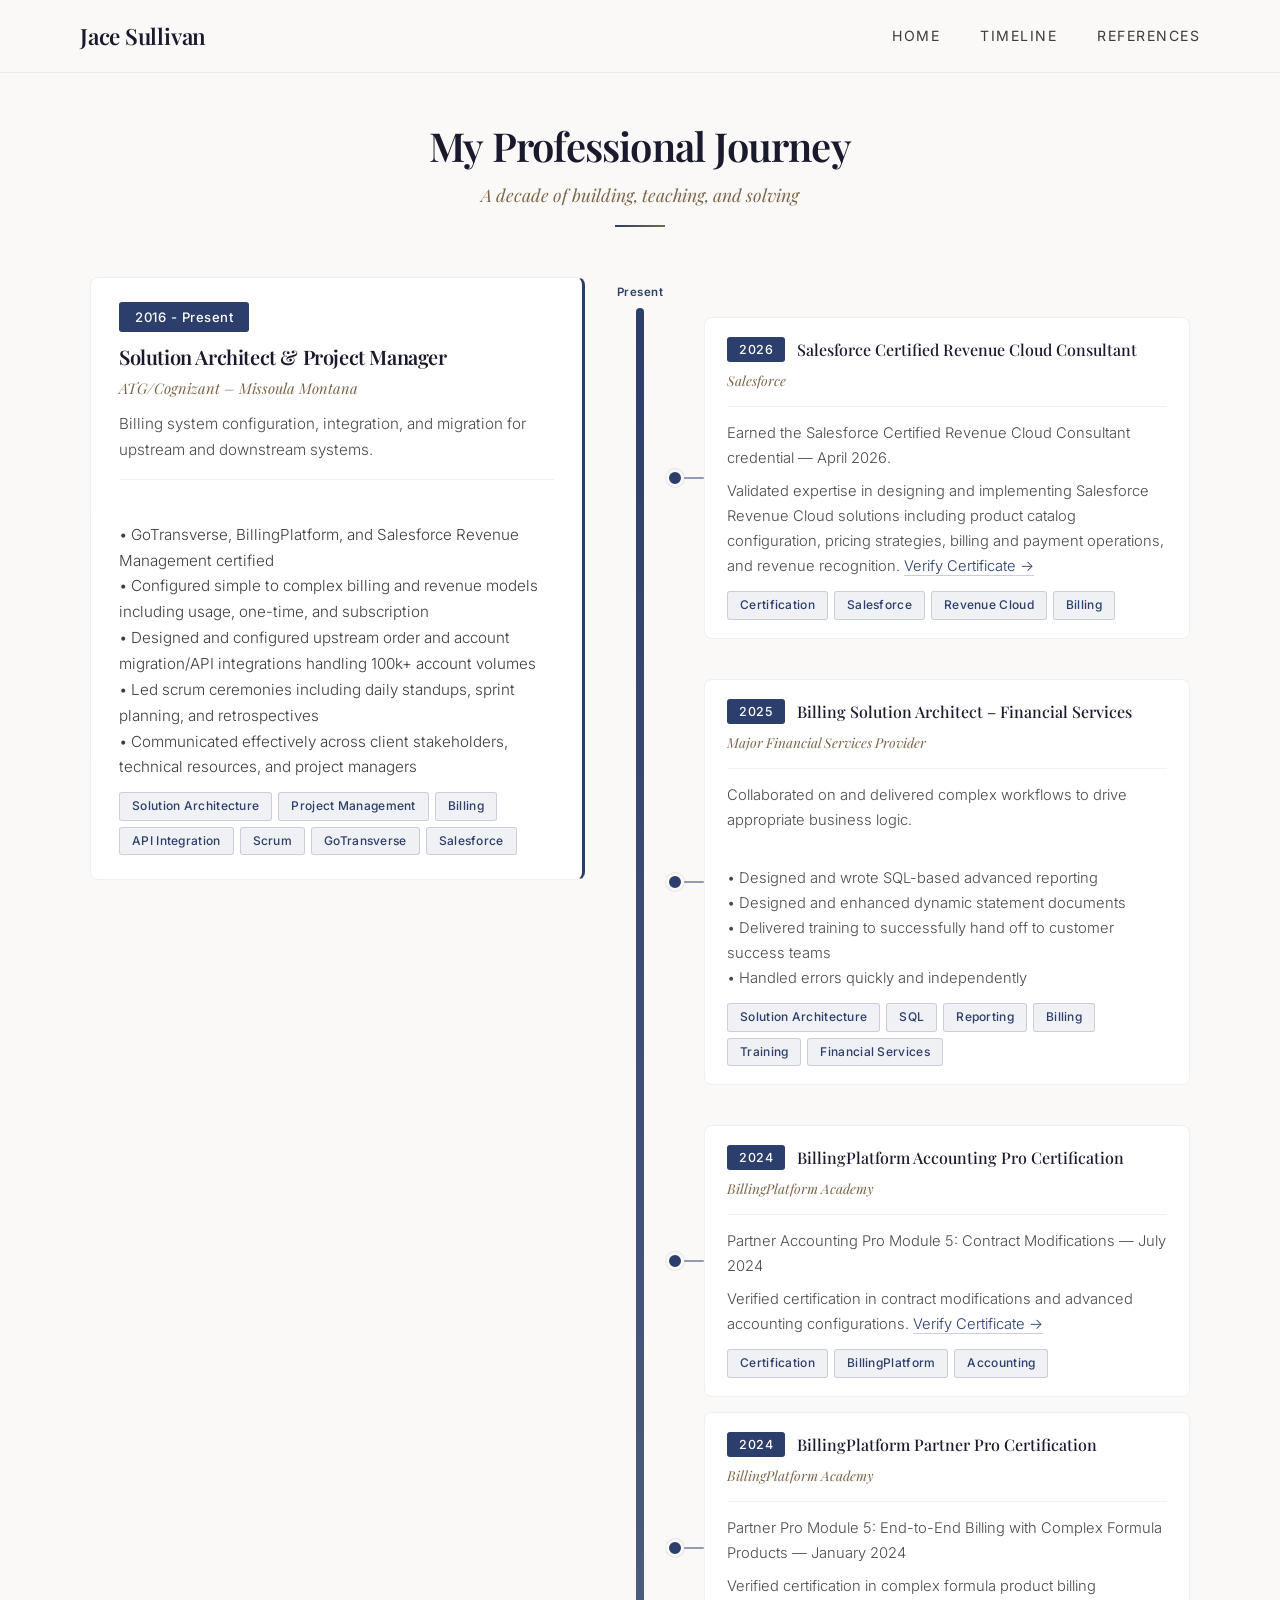
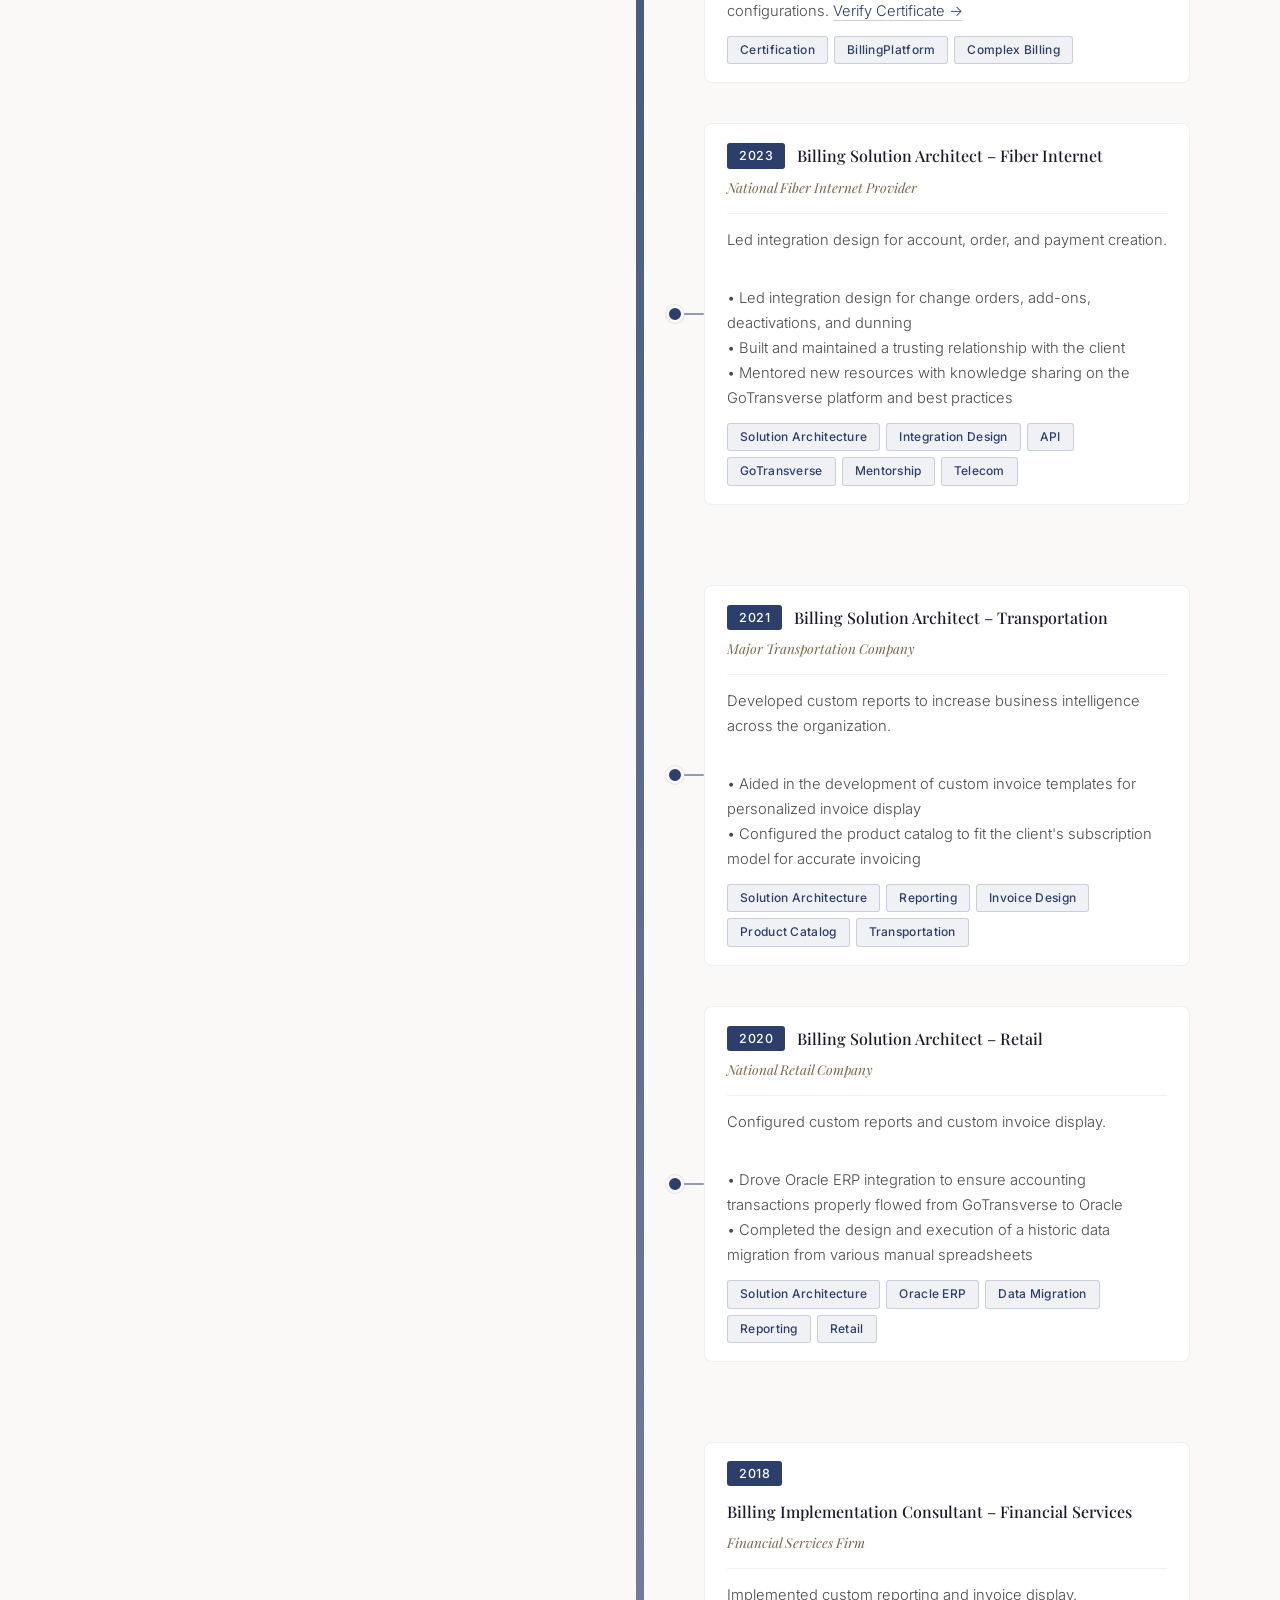
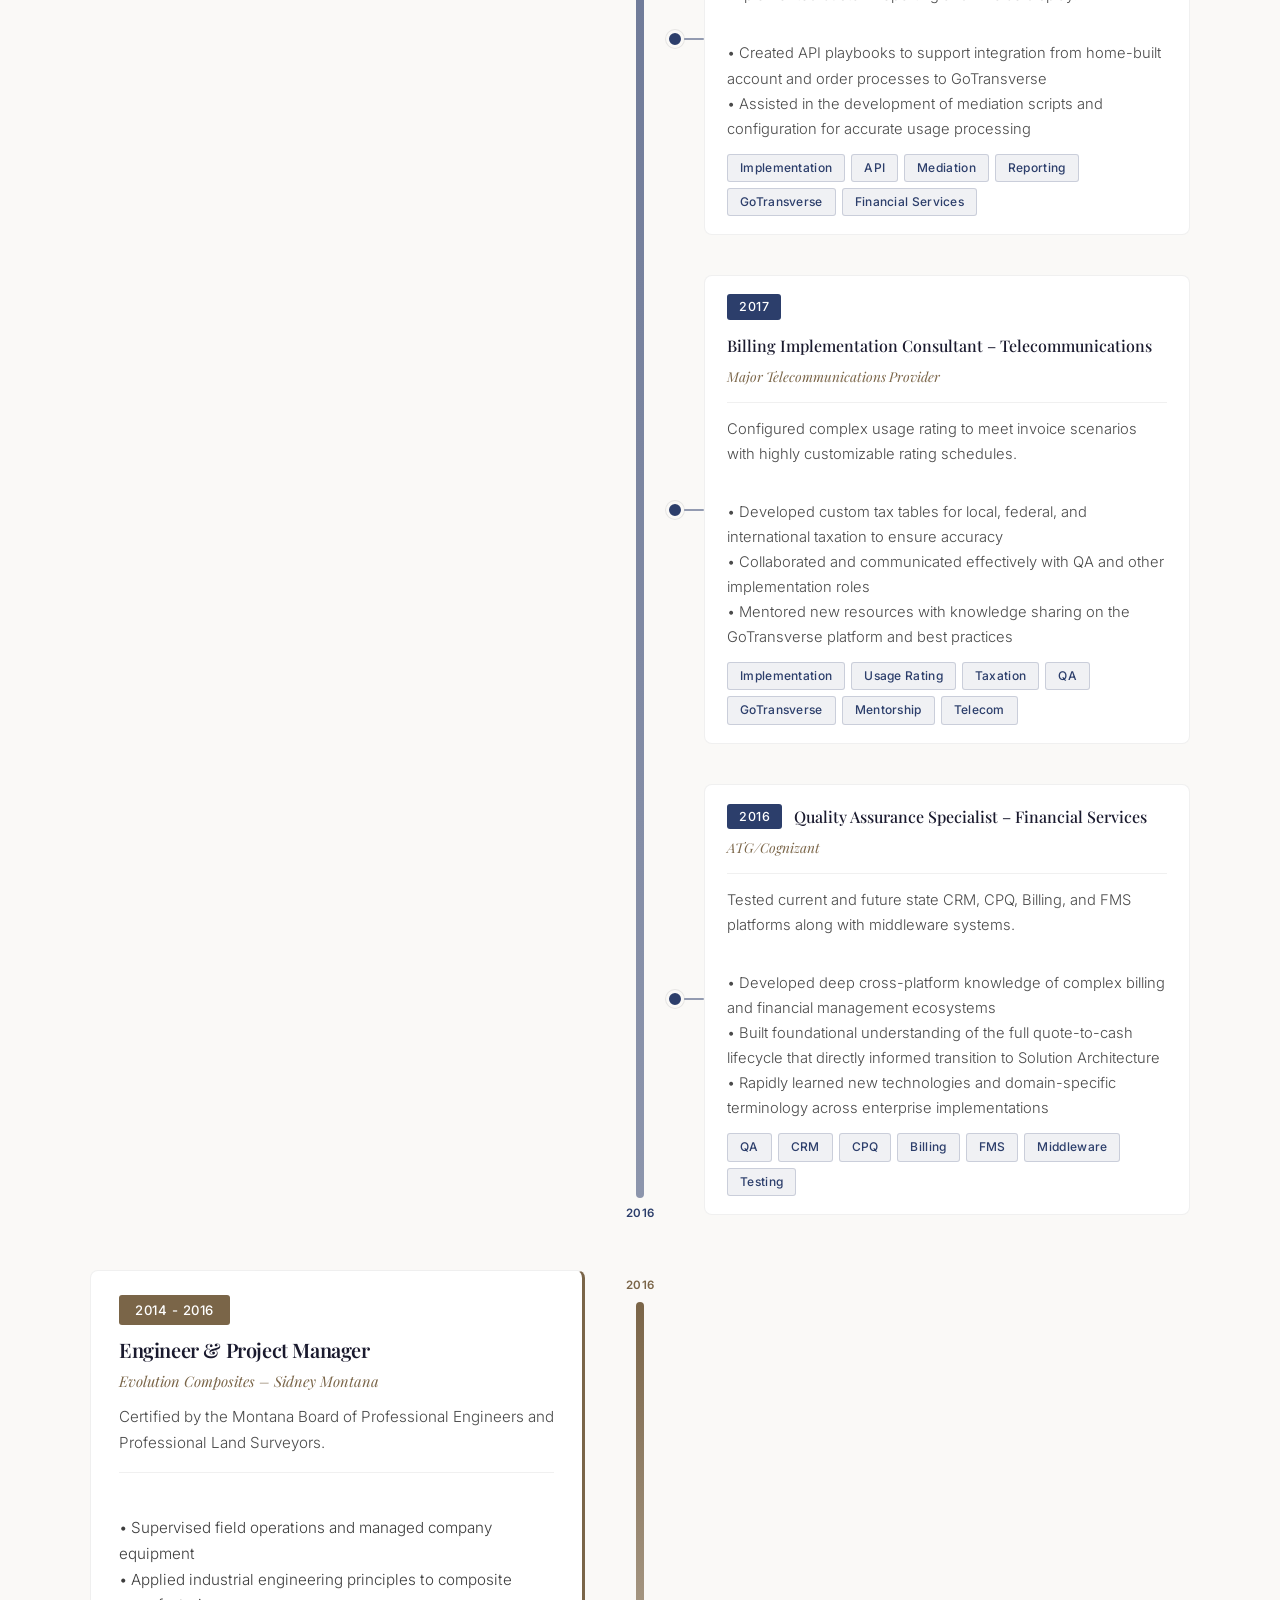
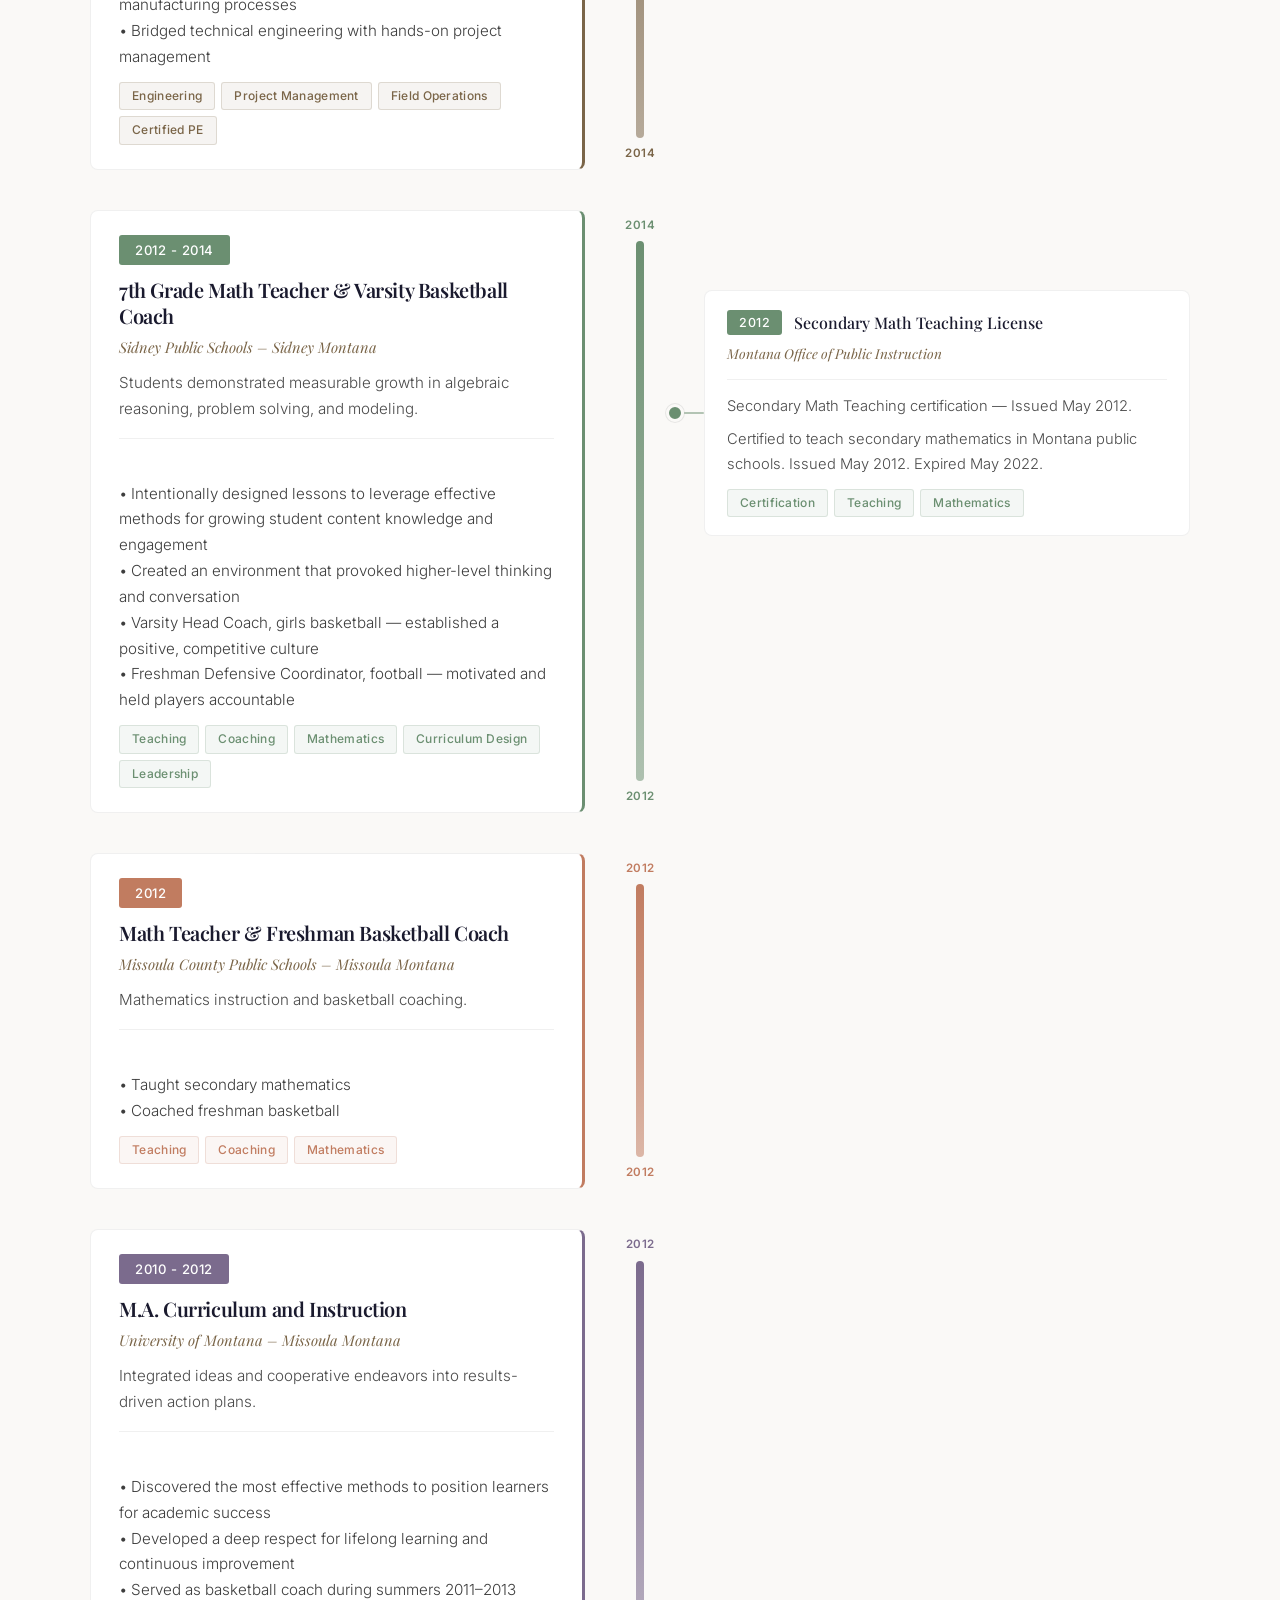
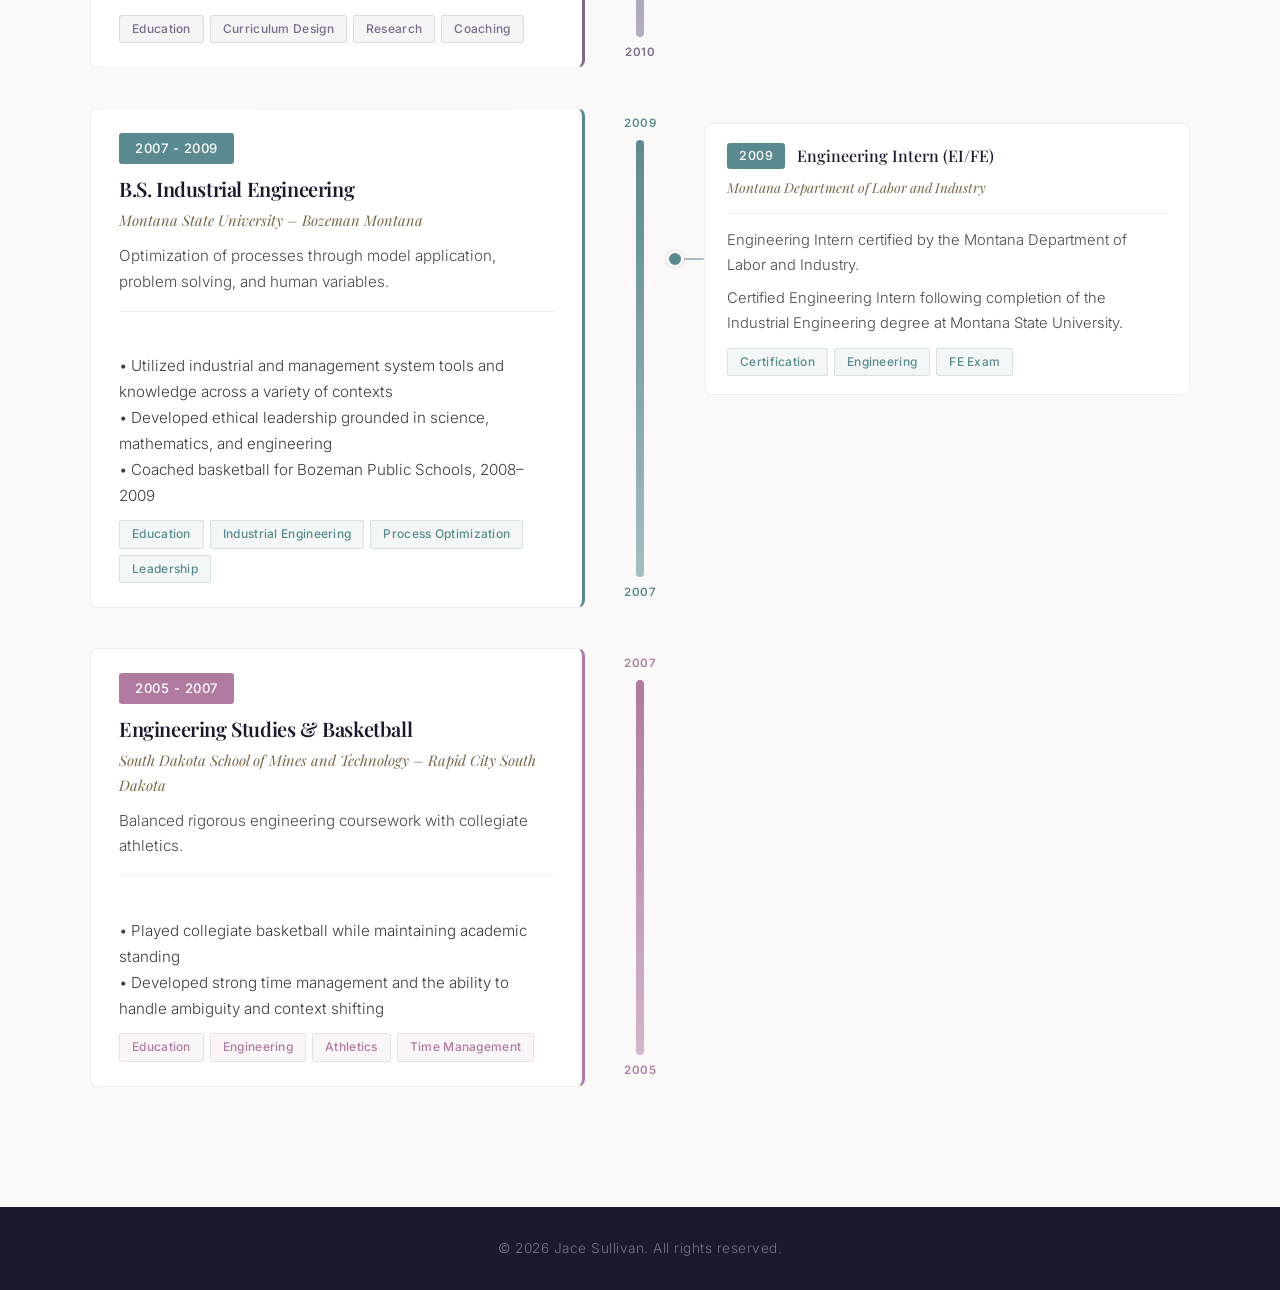
<file: timeline_backup.html>
<!DOCTYPE html>
<html lang="en">
<head>
    <meta charset="UTF-8">
    <meta name="viewport" content="width=device-width, initial-scale=1.0">
    <title>Jace Sullivan - My Journey</title>
    <link rel="stylesheet" href="https://cdnjs.cloudflare.com/ajax/libs/font-awesome/6.4.0/css/all.min.css">
    <link rel="stylesheet" href="styles.css">
    <style>
        .timeline-page {
            padding: 120px 0 80px;
            background-color: #faf9f7;
            min-height: 100vh;
        }
        .timeline-page h1 {
            text-align: center;
            margin-bottom: 8px;
            font-size: 2.5rem;
            font-family: 'Playfair Display', Georgia, serif;
            color: #1a1a2e;
        }
        .timeline-intro {
            text-align: center;
            color: #7a6548;
            font-family: 'Playfair Display', Georgia, serif;
            font-style: italic;
            font-size: 1.1rem;
            margin-bottom: 15px;
        }
        .timeline-divider {
            width: 50px;
            height: 2px;
            background: linear-gradient(90deg, #2c3e6b, #7a6548);
            margin: 0 auto 50px;
        }
        .click-hint {
            text-align: center;
            color: #6a6a6a;
            font-size: 0.88rem;
            margin-bottom: 40px;
            letter-spacing: 0.5px;
        }
        .click-hint i {
            color: #7a6548;
        }
        .timeline-container {
            position: relative;
            max-width: 1100px;
            margin: 0 auto;
        }
        .milestone-section {
            display: flex;
            align-items: stretch;
            margin-bottom: 40px;
            opacity: 0;
            transform: translateY(20px);
            transition: opacity 0.7s ease, transform 0.7s ease;
        }
        .milestone-section.visible {
            opacity: 1;
            transform: translateY(0);
        }
        .ms-left {
            flex: 1;
            display: flex;
            align-items: flex-start;
            padding-right: 25px;
        }
        .ms-center {
            position: relative;
            width: 60px;
            min-width: 60px;
            display: flex;
            flex-direction: column;
            align-items: center;
        }
        .ms-right {
            flex: 1;
            padding-left: 25px;
        }
        .milestone-bar {
            flex: 1;
            width: 8px;
            border-radius: 4px;
            transition: box-shadow 0.4s ease;
        }
        .milestone-section:hover .milestone-bar {
            box-shadow: 0 0 20px rgba(0,0,0,0.08);
        }
        .bar-year {
            font-size: 0.72rem;
            font-weight: 600;
            white-space: nowrap;
            padding: 6px 0;
            letter-spacing: 0.5px;
            font-family: 'Inter', sans-serif;
        }
        .milestone-header {
            background: white;
            border-radius: 8px;
            padding: 24px 28px;
            border: 1px solid rgba(0,0,0,0.06);
            transition: all 0.4s ease;
            width: 100%;
            position: relative;
        }
        .milestone-header::before {
            content: '';
            position: absolute;
            top: 0;
            left: 0;
            right: 0;
            bottom: 0;
            border-radius: 8px;
            box-shadow: 0 12px 35px rgba(0,0,0,0.08);
            opacity: 0;
            transition: opacity 0.4s ease;
            pointer-events: none;
        }
        .milestone-header:hover::before {
            opacity: 1;
        }
        .milestone-header:hover {
            transform: translateX(-4px);
        }
        .milestone-date {
            display: inline-block;
            padding: 4px 16px;
            color: white;
            border-radius: 3px;
            font-size: 0.82rem;
            font-weight: 500;
            margin-bottom: 12px;
            letter-spacing: 0.5px;
            font-family: 'Inter', sans-serif;
        }
        .milestone-title {
            font-size: 1.25rem;
            margin-bottom: 6px;
            color: #1a1a2e;
            font-family: 'Playfair Display', Georgia, serif;
        }
        .milestone-subtitle {
            color: #7a6548;
            font-style: italic;
            margin-bottom: 10px;
            font-size: 0.92rem;
            font-family: 'Playfair Display', Georgia, serif;
        }
        .milestone-desc {
            color: #4a4a4a;
            line-height: 1.7;
            font-size: 0.95rem;
        }
        .milestone-expanded {
            display: block;
            margin-top: 16px;
            padding-top: 16px;
            border-top: 1px solid rgba(0,0,0,0.06);
        }
        .milestone-expanded p {
            color: #3d3d3d;
            line-height: 1.7;
            font-size: 0.95rem;
        }
        .details-container {
            position: relative;
        }
        .detail-dot-row {
            display: flex;
            align-items: center;
            flex-direction: row;
        }
        .dot {
            width: 18px;
            height: 18px;
            min-width: 18px;
            min-height: 18px;
            border-radius: 50%;
            border: 3px solid #faf9f7;
            box-shadow: 0 0 0 1px rgba(0,0,0,0.08);
            z-index: 2;
            margin-left: -29px;
            transition: transform 0.4s ease, box-shadow 0.4s ease;
        }
        .detail-dot-row:hover .dot {
            transform: scale(1.3);
            box-shadow: 0 0 0 2px rgba(0,0,0,0.12), 0 4px 12px rgba(0,0,0,0.15);
        }
        .connector-line {
            width: 20px;
            min-width: 20px;
            height: 2px;
            border-radius: 1px;
            opacity: 0.5;
        }
        .detail-card {
            flex: 1;
            background: white;
            border-radius: 8px;
            padding: 18px 22px;
            border: 1px solid rgba(0,0,0,0.06);
            cursor: pointer;
            transition: all 0.4s ease;
            position: relative;
        }
        .detail-card::before {
            content: '';
            position: absolute;
            top: 0;
            left: 0;
            right: 0;
            bottom: 0;
            border-radius: 8px;
            box-shadow: 0 10px 30px rgba(0,0,0,0.08);
            opacity: 0;
            transition: opacity 0.4s ease;
            pointer-events: none;
        }
        .detail-card:hover::before {
            opacity: 1;
        }
        .detail-card:hover {
            transform: translateX(4px);
        }
        .detail-card-header {
            display: flex;
            align-items: center;
            gap: 12px;
            flex-wrap: wrap;
        }
        .detail-year {
            display: inline-block;
            padding: 2px 12px;
            color: white;
            border-radius: 3px;
            font-size: 0.78rem;
            font-weight: 500;
            letter-spacing: 0.5px;
            font-family: 'Inter', sans-serif;
        }
        .detail-card h4 {
            font-size: 1rem;
            color: #1a1a2e;
            margin: 0;
            font-family: 'Playfair Display', Georgia, serif;
            font-weight: 500;
        }
        .detail-subtitle {
            color: #7a6548;
            font-size: 0.85rem;
            font-style: italic;
            margin: 6px 0 0 0;
            font-family: 'Playfair Display', Georgia, serif;
        }
        .detail-expanded {
            display: block;
            margin-top: 14px;
            padding-top: 14px;
            border-top: 1px solid rgba(0,0,0,0.06);
        }
        .detail-expanded.active {
            display: block;
            animation: fadeIn 0.4s ease;
        }
        .detail-expanded p {
            color: #4a4a4a;
            line-height: 1.7;
            margin-bottom: 8px;
            font-size: 0.92rem;
        }
        .detail-full {
            font-size: 0.92rem;
        }
        .tags {
            display: flex;
            flex-wrap: wrap;
            gap: 6px;
            margin-top: 12px;
        }
        .tag {
            padding: 3px 12px;
            border-radius: 3px;
            font-size: 0.75rem;
            font-weight: 500;
            letter-spacing: 0.3px;
            font-family: 'Inter', sans-serif;
        }
        @keyframes fadeIn {
            from { opacity: 0; transform: translateY(-5px); }
            to { opacity: 1; transform: translateY(0); }
        }
        @media screen and (max-width: 768px) {
            .timeline-page {
                padding: 100px 0 60px;
            }
            .timeline-page h1 {
                font-size: 1.8rem;
            }
            .milestone-section {
                flex-direction: column;
                margin-bottom: 30px;
            }
            .ms-left {
                padding-right: 0;
                margin-bottom: 0;
            }
            .ms-center {
                flex-direction: row;
                width: 100%;
                min-width: 100%;
                height: 50px;
                min-height: 50px;
                padding: 0 10px;
            }
            .milestone-bar {
                width: auto;
                height: 8px;
                flex: 1;
            }
            .bar-year {
                padding: 0 8px;
            }
            .ms-right {
                padding-left: 0;
                margin-top: 0;
            }
            .dot {
                margin-left: 0;
            }
            .detail-dot-row {
                margin-left: 10px;
            }
            .milestone-title {
                font-size: 1.1rem;
            }
        }
    </style>

</head>
<body>
    <header>
        <nav class="navbar">
            <div class="nav-container">
                <div class="nav-logo">
                    <a href="index.html">Jace Sullivan</a>
                </div>
                <ul class="nav-menu">
                    <li class="nav-item">
                        <a href="index.html" class="nav-link">Home</a>
                    </li>
                    <li class="nav-item">
                        <a href="timeline.html" class="nav-link">Timeline</a>
                    </li>
                    <li class="nav-item">
                        <a href="references.html" class="nav-link">References</a>
                    </li>
                </ul>
                <div class="nav-toggle" id="mobile-menu">
                    <span class="bar"></span>
                    <span class="bar"></span>
                    <span class="bar"></span>
                </div>
            </div>
        </nav>
    </header>

    <main>
        <section class="timeline-page">
            <div class="container">
                <h1>My Professional Journey</h1>
                <p class="timeline-intro">A decade of building, teaching, and solving</p>
                <div class="timeline-divider"></div>
                
                <div class="timeline-container">
<div class="milestone-section"><div class="ms-left"><div class="milestone-header" style="border-right: 3px solid #2c3e6b;"><span class="milestone-date" style="background-color: #2c3e6b;">2016 - Present</span><h3 class="milestone-title">Solution Architect & Project Manager</h3><p class="milestone-subtitle">ATG/Cognizant – Missoula Montana</p><p class="milestone-desc">Billing system configuration, integration, and migration for upstream and downstream systems.</p><div class="milestone-expanded"><p><br>• GoTransverse, BillingPlatform, and Salesforce Revenue Management certified<br>• Configured simple to complex billing and revenue models including usage, one-time, and subscription<br>• Designed and configured upstream order and account migration/API integrations handling 100k+ account volumes<br>• Led scrum ceremonies including daily standups, sprint planning, and retrospectives<br>• Communicated effectively across client stakeholders, technical resources, and project managers</p><div class="tags"><span class="tag" style="background-color: #2c3e6b12; color: #2c3e6b; border: 1px solid #2c3e6b30;">Solution Architecture</span><span class="tag" style="background-color: #2c3e6b12; color: #2c3e6b; border: 1px solid #2c3e6b30;">Project Management</span><span class="tag" style="background-color: #2c3e6b12; color: #2c3e6b; border: 1px solid #2c3e6b30;">Billing</span><span class="tag" style="background-color: #2c3e6b12; color: #2c3e6b; border: 1px solid #2c3e6b30;">API Integration</span><span class="tag" style="background-color: #2c3e6b12; color: #2c3e6b; border: 1px solid #2c3e6b30;">Scrum</span><span class="tag" style="background-color: #2c3e6b12; color: #2c3e6b; border: 1px solid #2c3e6b30;">GoTransverse</span><span class="tag" style="background-color: #2c3e6b12; color: #2c3e6b; border: 1px solid #2c3e6b30;">Salesforce</span></div></div></div></div><div class="ms-center"><div class="bar-year top" style="color: #2c3e6b;">Present</div><div class="milestone-bar" style="background: linear-gradient(180deg, #2c3e6b, #2c3e6b88);"></div><div class="bar-year bottom" style="color: #2c3e6b;">2016</div></div><div class="ms-right"><div class="details-container" style="padding-bottom: 0px;"><div class="detail-dot-row" style="margin-top: 40px; margin-bottom: 0px;"><div class="dot" style="background-color: #2c3e6b;"></div><div class="connector-line" style="background-color: #2c3e6b;"></div><div class="detail-card"><div class="detail-card-header"><span class="detail-year" style="background-color: #2c3e6b;">2026</span><h4>Salesforce Certified Revenue Cloud Consultant</h4></div><p class="detail-subtitle">Salesforce</p><div class="detail-expanded active"><p>Earned the Salesforce Certified Revenue Cloud Consultant credential — April 2026.</p><p class="detail-full">Validated expertise in designing and implementing Salesforce Revenue Cloud solutions including product catalog configuration, pricing strategies, billing and payment operations, and revenue recognition. <a href='https://trailhead.salesforce.com/en/credentials/certification-detail-print/?searchString=UIxYuXa4j0AV/EAIys58n3pOKXUb/xMr6zXiRP+PCcjoSr6NWcOCGlyPp7A6ydaY' target='_blank' style='color:#2c3e6b; border-bottom: 1px solid #2c3e6b40;'>Verify Certificate &rarr;</a></p><div class="tags"><span class="tag" style="background-color: #2c3e6b12; color: #2c3e6b; border: 1px solid #2c3e6b30;">Certification</span><span class="tag" style="background-color: #2c3e6b12; color: #2c3e6b; border: 1px solid #2c3e6b30;">Salesforce</span><span class="tag" style="background-color: #2c3e6b12; color: #2c3e6b; border: 1px solid #2c3e6b30;">Revenue Cloud</span><span class="tag" style="background-color: #2c3e6b12; color: #2c3e6b; border: 1px solid #2c3e6b30;">Billing</span></div></div></div></div><div class="detail-dot-row" style="margin-top: 40px; margin-bottom: 0px;"><div class="dot" style="background-color: #2c3e6b;"></div><div class="connector-line" style="background-color: #2c3e6b;"></div><div class="detail-card"><div class="detail-card-header"><span class="detail-year" style="background-color: #2c3e6b;">2025</span><h4>Billing Solution Architect – Financial Services</h4></div><p class="detail-subtitle">Major Financial Services Provider</p><div class="detail-expanded active"><p>Collaborated on and delivered complex workflows to drive appropriate business logic.</p><p class="detail-full"><br>• Designed and wrote SQL-based advanced reporting<br>• Designed and enhanced dynamic statement documents<br>• Delivered training to successfully hand off to customer success teams<br>• Handled errors quickly and independently</p><div class="tags"><span class="tag" style="background-color: #2c3e6b12; color: #2c3e6b; border: 1px solid #2c3e6b30;">Solution Architecture</span><span class="tag" style="background-color: #2c3e6b12; color: #2c3e6b; border: 1px solid #2c3e6b30;">SQL</span><span class="tag" style="background-color: #2c3e6b12; color: #2c3e6b; border: 1px solid #2c3e6b30;">Reporting</span><span class="tag" style="background-color: #2c3e6b12; color: #2c3e6b; border: 1px solid #2c3e6b30;">Billing</span><span class="tag" style="background-color: #2c3e6b12; color: #2c3e6b; border: 1px solid #2c3e6b30;">Training</span><span class="tag" style="background-color: #2c3e6b12; color: #2c3e6b; border: 1px solid #2c3e6b30;">Financial Services</span></div></div></div></div><div class="detail-dot-row" style="margin-top: 40px; margin-bottom: 0px;"><div class="dot" style="background-color: #2c3e6b;"></div><div class="connector-line" style="background-color: #2c3e6b;"></div><div class="detail-card"><div class="detail-card-header"><span class="detail-year" style="background-color: #2c3e6b;">2024</span><h4>BillingPlatform Accounting Pro Certification</h4></div><p class="detail-subtitle">BillingPlatform Academy</p><div class="detail-expanded active"><p>Partner Accounting Pro Module 5: Contract Modifications — July 2024</p><p class="detail-full">Verified certification in contract modifications and advanced accounting configurations. <a href='https://verify.skilljar.com/c/qaq9cvr8q7r4' target='_blank' style='color:#2c3e6b; border-bottom: 1px solid #2c3e6b40;'>Verify Certificate &rarr;</a></p><div class="tags"><span class="tag" style="background-color: #2c3e6b12; color: #2c3e6b; border: 1px solid #2c3e6b30;">Certification</span><span class="tag" style="background-color: #2c3e6b12; color: #2c3e6b; border: 1px solid #2c3e6b30;">BillingPlatform</span><span class="tag" style="background-color: #2c3e6b12; color: #2c3e6b; border: 1px solid #2c3e6b30;">Accounting</span></div></div></div></div><div class="detail-dot-row" style="margin-top: 15px; margin-bottom: 0px;"><div class="dot" style="background-color: #2c3e6b;"></div><div class="connector-line" style="background-color: #2c3e6b;"></div><div class="detail-card"><div class="detail-card-header"><span class="detail-year" style="background-color: #2c3e6b;">2024</span><h4>BillingPlatform Partner Pro Certification</h4></div><p class="detail-subtitle">BillingPlatform Academy</p><div class="detail-expanded active"><p>Partner Pro Module 5: End-to-End Billing with Complex Formula Products — January 2024</p><p class="detail-full">Verified certification in complex formula product billing configurations. <a href='https://verify.skilljar.com/c/y59hxuzfsuqq' target='_blank' style='color:#2c3e6b; border-bottom: 1px solid #2c3e6b40;'>Verify Certificate &rarr;</a></p><div class="tags"><span class="tag" style="background-color: #2c3e6b12; color: #2c3e6b; border: 1px solid #2c3e6b30;">Certification</span><span class="tag" style="background-color: #2c3e6b12; color: #2c3e6b; border: 1px solid #2c3e6b30;">BillingPlatform</span><span class="tag" style="background-color: #2c3e6b12; color: #2c3e6b; border: 1px solid #2c3e6b30;">Complex Billing</span></div></div></div></div><div class="detail-dot-row" style="margin-top: 40px; margin-bottom: 0px;"><div class="dot" style="background-color: #2c3e6b;"></div><div class="connector-line" style="background-color: #2c3e6b;"></div><div class="detail-card"><div class="detail-card-header"><span class="detail-year" style="background-color: #2c3e6b;">2023</span><h4>Billing Solution Architect – Fiber Internet</h4></div><p class="detail-subtitle">National Fiber Internet Provider</p><div class="detail-expanded active"><p>Led integration design for account, order, and payment creation.</p><p class="detail-full"><br>• Led integration design for change orders, add-ons, deactivations, and dunning<br>• Built and maintained a trusting relationship with the client<br>• Mentored new resources with knowledge sharing on the GoTransverse platform and best practices</p><div class="tags"><span class="tag" style="background-color: #2c3e6b12; color: #2c3e6b; border: 1px solid #2c3e6b30;">Solution Architecture</span><span class="tag" style="background-color: #2c3e6b12; color: #2c3e6b; border: 1px solid #2c3e6b30;">Integration Design</span><span class="tag" style="background-color: #2c3e6b12; color: #2c3e6b; border: 1px solid #2c3e6b30;">API</span><span class="tag" style="background-color: #2c3e6b12; color: #2c3e6b; border: 1px solid #2c3e6b30;">GoTransverse</span><span class="tag" style="background-color: #2c3e6b12; color: #2c3e6b; border: 1px solid #2c3e6b30;">Mentorship</span><span class="tag" style="background-color: #2c3e6b12; color: #2c3e6b; border: 1px solid #2c3e6b30;">Telecom</span></div></div></div></div><div class="detail-dot-row" style="margin-top: 80px; margin-bottom: 0px;"><div class="dot" style="background-color: #2c3e6b;"></div><div class="connector-line" style="background-color: #2c3e6b;"></div><div class="detail-card"><div class="detail-card-header"><span class="detail-year" style="background-color: #2c3e6b;">2021</span><h4>Billing Solution Architect – Transportation</h4></div><p class="detail-subtitle">Major Transportation Company</p><div class="detail-expanded active"><p>Developed custom reports to increase business intelligence across the organization.</p><p class="detail-full"><br>• Aided in the development of custom invoice templates for personalized invoice display<br>• Configured the product catalog to fit the client's subscription model for accurate invoicing</p><div class="tags"><span class="tag" style="background-color: #2c3e6b12; color: #2c3e6b; border: 1px solid #2c3e6b30;">Solution Architecture</span><span class="tag" style="background-color: #2c3e6b12; color: #2c3e6b; border: 1px solid #2c3e6b30;">Reporting</span><span class="tag" style="background-color: #2c3e6b12; color: #2c3e6b; border: 1px solid #2c3e6b30;">Invoice Design</span><span class="tag" style="background-color: #2c3e6b12; color: #2c3e6b; border: 1px solid #2c3e6b30;">Product Catalog</span><span class="tag" style="background-color: #2c3e6b12; color: #2c3e6b; border: 1px solid #2c3e6b30;">Transportation</span></div></div></div></div><div class="detail-dot-row" style="margin-top: 40px; margin-bottom: 0px;"><div class="dot" style="background-color: #2c3e6b;"></div><div class="connector-line" style="background-color: #2c3e6b;"></div><div class="detail-card"><div class="detail-card-header"><span class="detail-year" style="background-color: #2c3e6b;">2020</span><h4>Billing Solution Architect – Retail</h4></div><p class="detail-subtitle">National Retail Company</p><div class="detail-expanded active"><p>Configured custom reports and custom invoice display.</p><p class="detail-full"><br>• Drove Oracle ERP integration to ensure accounting transactions properly flowed from GoTransverse to Oracle<br>• Completed the design and execution of a historic data migration from various manual spreadsheets</p><div class="tags"><span class="tag" style="background-color: #2c3e6b12; color: #2c3e6b; border: 1px solid #2c3e6b30;">Solution Architecture</span><span class="tag" style="background-color: #2c3e6b12; color: #2c3e6b; border: 1px solid #2c3e6b30;">Oracle ERP</span><span class="tag" style="background-color: #2c3e6b12; color: #2c3e6b; border: 1px solid #2c3e6b30;">Data Migration</span><span class="tag" style="background-color: #2c3e6b12; color: #2c3e6b; border: 1px solid #2c3e6b30;">Reporting</span><span class="tag" style="background-color: #2c3e6b12; color: #2c3e6b; border: 1px solid #2c3e6b30;">Retail</span></div></div></div></div><div class="detail-dot-row" style="margin-top: 80px; margin-bottom: 0px;"><div class="dot" style="background-color: #2c3e6b;"></div><div class="connector-line" style="background-color: #2c3e6b;"></div><div class="detail-card"><div class="detail-card-header"><span class="detail-year" style="background-color: #2c3e6b;">2018</span><h4>Billing Implementation Consultant – Financial Services</h4></div><p class="detail-subtitle">Financial Services Firm</p><div class="detail-expanded active"><p>Implemented custom reporting and invoice display.</p><p class="detail-full"><br>• Created API playbooks to support integration from home-built account and order processes to GoTransverse<br>• Assisted in the development of mediation scripts and configuration for accurate usage processing</p><div class="tags"><span class="tag" style="background-color: #2c3e6b12; color: #2c3e6b; border: 1px solid #2c3e6b30;">Implementation</span><span class="tag" style="background-color: #2c3e6b12; color: #2c3e6b; border: 1px solid #2c3e6b30;">API</span><span class="tag" style="background-color: #2c3e6b12; color: #2c3e6b; border: 1px solid #2c3e6b30;">Mediation</span><span class="tag" style="background-color: #2c3e6b12; color: #2c3e6b; border: 1px solid #2c3e6b30;">Reporting</span><span class="tag" style="background-color: #2c3e6b12; color: #2c3e6b; border: 1px solid #2c3e6b30;">GoTransverse</span><span class="tag" style="background-color: #2c3e6b12; color: #2c3e6b; border: 1px solid #2c3e6b30;">Financial Services</span></div></div></div></div><div class="detail-dot-row" style="margin-top: 40px; margin-bottom: 0px;"><div class="dot" style="background-color: #2c3e6b;"></div><div class="connector-line" style="background-color: #2c3e6b;"></div><div class="detail-card"><div class="detail-card-header"><span class="detail-year" style="background-color: #2c3e6b;">2017</span><h4>Billing Implementation Consultant – Telecommunications</h4></div><p class="detail-subtitle">Major Telecommunications Provider</p><div class="detail-expanded active"><p>Configured complex usage rating to meet invoice scenarios with highly customizable rating schedules.</p><p class="detail-full"><br>• Developed custom tax tables for local, federal, and international taxation to ensure accuracy<br>• Collaborated and communicated effectively with QA and other implementation roles<br>• Mentored new resources with knowledge sharing on the GoTransverse platform and best practices</p><div class="tags"><span class="tag" style="background-color: #2c3e6b12; color: #2c3e6b; border: 1px solid #2c3e6b30;">Implementation</span><span class="tag" style="background-color: #2c3e6b12; color: #2c3e6b; border: 1px solid #2c3e6b30;">Usage Rating</span><span class="tag" style="background-color: #2c3e6b12; color: #2c3e6b; border: 1px solid #2c3e6b30;">Taxation</span><span class="tag" style="background-color: #2c3e6b12; color: #2c3e6b; border: 1px solid #2c3e6b30;">QA</span><span class="tag" style="background-color: #2c3e6b12; color: #2c3e6b; border: 1px solid #2c3e6b30;">GoTransverse</span><span class="tag" style="background-color: #2c3e6b12; color: #2c3e6b; border: 1px solid #2c3e6b30;">Mentorship</span><span class="tag" style="background-color: #2c3e6b12; color: #2c3e6b; border: 1px solid #2c3e6b30;">Telecom</span></div></div></div></div><div class="detail-dot-row" style="margin-top: 40px; margin-bottom: 15px;"><div class="dot" style="background-color: #2c3e6b;"></div><div class="connector-line" style="background-color: #2c3e6b;"></div><div class="detail-card"><div class="detail-card-header"><span class="detail-year" style="background-color: #2c3e6b;">2016</span><h4>Quality Assurance Specialist – Financial Services</h4></div><p class="detail-subtitle">ATG/Cognizant</p><div class="detail-expanded active"><p>Tested current and future state CRM, CPQ, Billing, and FMS platforms along with middleware systems.</p><p class="detail-full"><br>• Developed deep cross-platform knowledge of complex billing and financial management ecosystems<br>• Built foundational understanding of the full quote-to-cash lifecycle that directly informed transition to Solution Architecture<br>• Rapidly learned new technologies and domain-specific terminology across enterprise implementations</p><div class="tags"><span class="tag" style="background-color: #2c3e6b12; color: #2c3e6b; border: 1px solid #2c3e6b30;">QA</span><span class="tag" style="background-color: #2c3e6b12; color: #2c3e6b; border: 1px solid #2c3e6b30;">CRM</span><span class="tag" style="background-color: #2c3e6b12; color: #2c3e6b; border: 1px solid #2c3e6b30;">CPQ</span><span class="tag" style="background-color: #2c3e6b12; color: #2c3e6b; border: 1px solid #2c3e6b30;">Billing</span><span class="tag" style="background-color: #2c3e6b12; color: #2c3e6b; border: 1px solid #2c3e6b30;">FMS</span><span class="tag" style="background-color: #2c3e6b12; color: #2c3e6b; border: 1px solid #2c3e6b30;">Middleware</span><span class="tag" style="background-color: #2c3e6b12; color: #2c3e6b; border: 1px solid #2c3e6b30;">Testing</span></div></div></div></div></div></div></div><div class="milestone-section"><div class="ms-left"><div class="milestone-header" style="border-right: 3px solid #7a6548;"><span class="milestone-date" style="background-color: #7a6548;">2014 - 2016</span><h3 class="milestone-title">Engineer & Project Manager</h3><p class="milestone-subtitle">Evolution Composites – Sidney Montana</p><p class="milestone-desc">Certified by the Montana Board of Professional Engineers and Professional Land Surveyors.</p><div class="milestone-expanded"><p><br>• Supervised field operations and managed company equipment<br>• Applied industrial engineering principles to composite manufacturing processes<br>• Bridged technical engineering with hands-on project management</p><div class="tags"><span class="tag" style="background-color: #7a654812; color: #7a6548; border: 1px solid #7a654830;">Engineering</span><span class="tag" style="background-color: #7a654812; color: #7a6548; border: 1px solid #7a654830;">Project Management</span><span class="tag" style="background-color: #7a654812; color: #7a6548; border: 1px solid #7a654830;">Field Operations</span><span class="tag" style="background-color: #7a654812; color: #7a6548; border: 1px solid #7a654830;">Certified PE</span></div></div></div></div><div class="ms-center"><div class="bar-year top" style="color: #7a6548;">2016</div><div class="milestone-bar" style="background: linear-gradient(180deg, #7a6548, #7a654888);"></div><div class="bar-year bottom" style="color: #7a6548;">2014</div></div><div class="ms-right"><div class="details-container" style="padding-bottom: 20px;"></div></div></div><div class="milestone-section"><div class="ms-left"><div class="milestone-header" style="border-right: 3px solid #6b8f71;"><span class="milestone-date" style="background-color: #6b8f71;">2012 - 2014</span><h3 class="milestone-title">7th Grade Math Teacher & Varsity Basketball Coach</h3><p class="milestone-subtitle">Sidney Public Schools – Sidney Montana</p><p class="milestone-desc">Students demonstrated measurable growth in algebraic reasoning, problem solving, and modeling.</p><div class="milestone-expanded"><p><br>• Intentionally designed lessons to leverage effective methods for growing student content knowledge and engagement<br>• Created an environment that provoked higher-level thinking and conversation<br>• Varsity Head Coach, girls basketball — established a positive, competitive culture<br>• Freshman Defensive Coordinator, football — motivated and held players accountable</p><div class="tags"><span class="tag" style="background-color: #6b8f7112; color: #6b8f71; border: 1px solid #6b8f7130;">Teaching</span><span class="tag" style="background-color: #6b8f7112; color: #6b8f71; border: 1px solid #6b8f7130;">Coaching</span><span class="tag" style="background-color: #6b8f7112; color: #6b8f71; border: 1px solid #6b8f7130;">Mathematics</span><span class="tag" style="background-color: #6b8f7112; color: #6b8f71; border: 1px solid #6b8f7130;">Curriculum Design</span><span class="tag" style="background-color: #6b8f7112; color: #6b8f71; border: 1px solid #6b8f7130;">Leadership</span></div></div></div></div><div class="ms-center"><div class="bar-year top" style="color: #6b8f71;">2014</div><div class="milestone-bar" style="background: linear-gradient(180deg, #6b8f71, #6b8f7188);"></div><div class="bar-year bottom" style="color: #6b8f71;">2012</div></div><div class="ms-right"><div class="details-container" style="padding-bottom: 0px;"><div class="detail-dot-row" style="margin-top: 80px; margin-bottom: 15px;"><div class="dot" style="background-color: #6b8f71;"></div><div class="connector-line" style="background-color: #6b8f71;"></div><div class="detail-card"><div class="detail-card-header"><span class="detail-year" style="background-color: #6b8f71;">2012</span><h4>Secondary Math Teaching License</h4></div><p class="detail-subtitle">Montana Office of Public Instruction</p><div class="detail-expanded active"><p>Secondary Math Teaching certification — Issued May 2012.</p><p class="detail-full">Certified to teach secondary mathematics in Montana public schools. Issued May 2012. Expired May 2022.</p><div class="tags"><span class="tag" style="background-color: #6b8f7112; color: #6b8f71; border: 1px solid #6b8f7130;">Certification</span><span class="tag" style="background-color: #6b8f7112; color: #6b8f71; border: 1px solid #6b8f7130;">Teaching</span><span class="tag" style="background-color: #6b8f7112; color: #6b8f71; border: 1px solid #6b8f7130;">Mathematics</span></div></div></div></div></div></div></div><div class="milestone-section"><div class="ms-left"><div class="milestone-header" style="border-right: 3px solid #c17c60;"><span class="milestone-date" style="background-color: #c17c60;">2012</span><h3 class="milestone-title">Math Teacher & Freshman Basketball Coach</h3><p class="milestone-subtitle">Missoula County Public Schools – Missoula Montana</p><p class="milestone-desc">Mathematics instruction and basketball coaching.</p><div class="milestone-expanded"><p><br>• Taught secondary mathematics<br>• Coached freshman basketball</p><div class="tags"><span class="tag" style="background-color: #c17c6012; color: #c17c60; border: 1px solid #c17c6030;">Teaching</span><span class="tag" style="background-color: #c17c6012; color: #c17c60; border: 1px solid #c17c6030;">Coaching</span><span class="tag" style="background-color: #c17c6012; color: #c17c60; border: 1px solid #c17c6030;">Mathematics</span></div></div></div></div><div class="ms-center"><div class="bar-year top" style="color: #c17c60;">2012</div><div class="milestone-bar" style="background: linear-gradient(180deg, #c17c60, #c17c6088);"></div><div class="bar-year bottom" style="color: #c17c60;">2012</div></div><div class="ms-right"><div class="details-container" style="padding-bottom: 20px;"></div></div></div><div class="milestone-section"><div class="ms-left"><div class="milestone-header" style="border-right: 3px solid #7b6b8d;"><span class="milestone-date" style="background-color: #7b6b8d;">2010 - 2012</span><h3 class="milestone-title">M.A. Curriculum and Instruction</h3><p class="milestone-subtitle">University of Montana – Missoula Montana</p><p class="milestone-desc">Integrated ideas and cooperative endeavors into results-driven action plans.</p><div class="milestone-expanded"><p><br>• Discovered the most effective methods to position learners for academic success<br>• Developed a deep respect for lifelong learning and continuous improvement<br>• Served as basketball coach during summers 2011–2013</p><div class="tags"><span class="tag" style="background-color: #7b6b8d12; color: #7b6b8d; border: 1px solid #7b6b8d30;">Education</span><span class="tag" style="background-color: #7b6b8d12; color: #7b6b8d; border: 1px solid #7b6b8d30;">Curriculum Design</span><span class="tag" style="background-color: #7b6b8d12; color: #7b6b8d; border: 1px solid #7b6b8d30;">Research</span><span class="tag" style="background-color: #7b6b8d12; color: #7b6b8d; border: 1px solid #7b6b8d30;">Coaching</span></div></div></div></div><div class="ms-center"><div class="bar-year top" style="color: #7b6b8d;">2012</div><div class="milestone-bar" style="background: linear-gradient(180deg, #7b6b8d, #7b6b8d88);"></div><div class="bar-year bottom" style="color: #7b6b8d;">2010</div></div><div class="ms-right"><div class="details-container" style="padding-bottom: 20px;"></div></div></div><div class="milestone-section"><div class="ms-left"><div class="milestone-header" style="border-right: 3px solid #5a8a8f;"><span class="milestone-date" style="background-color: #5a8a8f;">2007 - 2009</span><h3 class="milestone-title">B.S. Industrial Engineering</h3><p class="milestone-subtitle">Montana State University – Bozeman Montana</p><p class="milestone-desc">Optimization of processes through model application, problem solving, and human variables.</p><div class="milestone-expanded"><p><br>• Utilized industrial and management system tools and knowledge across a variety of contexts<br>• Developed ethical leadership grounded in science, mathematics, and engineering<br>• Coached basketball for Bozeman Public Schools, 2008–2009</p><div class="tags"><span class="tag" style="background-color: #5a8a8f12; color: #5a8a8f; border: 1px solid #5a8a8f30;">Education</span><span class="tag" style="background-color: #5a8a8f12; color: #5a8a8f; border: 1px solid #5a8a8f30;">Industrial Engineering</span><span class="tag" style="background-color: #5a8a8f12; color: #5a8a8f; border: 1px solid #5a8a8f30;">Process Optimization</span><span class="tag" style="background-color: #5a8a8f12; color: #5a8a8f; border: 1px solid #5a8a8f30;">Leadership</span></div></div></div></div><div class="ms-center"><div class="bar-year top" style="color: #5a8a8f;">2009</div><div class="milestone-bar" style="background: linear-gradient(180deg, #5a8a8f, #5a8a8f88);"></div><div class="bar-year bottom" style="color: #5a8a8f;">2007</div></div><div class="ms-right"><div class="details-container" style="padding-bottom: 0px;"><div class="detail-dot-row" style="margin-top: 15px; margin-bottom: 80px;"><div class="dot" style="background-color: #5a8a8f;"></div><div class="connector-line" style="background-color: #5a8a8f;"></div><div class="detail-card"><div class="detail-card-header"><span class="detail-year" style="background-color: #5a8a8f;">2009</span><h4>Engineering Intern (EI/FE)</h4></div><p class="detail-subtitle">Montana Department of Labor and Industry</p><div class="detail-expanded active"><p>Engineering Intern certified by the Montana Department of Labor and Industry.</p><p class="detail-full">Certified Engineering Intern following completion of the Industrial Engineering degree at Montana State University.</p><div class="tags"><span class="tag" style="background-color: #5a8a8f12; color: #5a8a8f; border: 1px solid #5a8a8f30;">Certification</span><span class="tag" style="background-color: #5a8a8f12; color: #5a8a8f; border: 1px solid #5a8a8f30;">Engineering</span><span class="tag" style="background-color: #5a8a8f12; color: #5a8a8f; border: 1px solid #5a8a8f30;">FE Exam</span></div></div></div></div></div></div></div><div class="milestone-section"><div class="ms-left"><div class="milestone-header" style="border-right: 3px solid #b07aa1;"><span class="milestone-date" style="background-color: #b07aa1;">2005 - 2007</span><h3 class="milestone-title">Engineering Studies & Basketball</h3><p class="milestone-subtitle">South Dakota School of Mines and Technology – Rapid City South Dakota</p><p class="milestone-desc">Balanced rigorous engineering coursework with collegiate athletics.</p><div class="milestone-expanded"><p><br>• Played collegiate basketball while maintaining academic standing<br>• Developed strong time management and the ability to handle ambiguity and context shifting</p><div class="tags"><span class="tag" style="background-color: #b07aa112; color: #b07aa1; border: 1px solid #b07aa130;">Education</span><span class="tag" style="background-color: #b07aa112; color: #b07aa1; border: 1px solid #b07aa130;">Engineering</span><span class="tag" style="background-color: #b07aa112; color: #b07aa1; border: 1px solid #b07aa130;">Athletics</span><span class="tag" style="background-color: #b07aa112; color: #b07aa1; border: 1px solid #b07aa130;">Time Management</span></div></div></div></div><div class="ms-center"><div class="bar-year top" style="color: #b07aa1;">2007</div><div class="milestone-bar" style="background: linear-gradient(180deg, #b07aa1, #b07aa188);"></div><div class="bar-year bottom" style="color: #b07aa1;">2005</div></div><div class="ms-right"><div class="details-container" style="padding-bottom: 20px;"></div></div></div>
                </div>
            </div>
        </section>
    </main>

    <footer>
        <div class="container">
            <p>&copy; 2026 Jace Sullivan. All rights reserved.</p>
        </div>
    </footer>

    <script>
        var navToggle = document.getElementById('mobile-menu');
        var navMenu = document.querySelector('.nav-menu');
        navToggle.addEventListener('click', function() {
            navMenu.classList.toggle('active');
        });
        document.querySelectorAll('.nav-link').forEach(function(link) {
            link.addEventListener('click', function() {
                navMenu.classList.remove('active');
            });
        });
        var observer = new IntersectionObserver(function(entries) {
            entries.forEach(function(entry) {
                if (entry.isIntersecting) {
                    entry.target.classList.add('visible');
                }
            });
        }, { threshold: 0.1 });
        document.querySelectorAll('.milestone-section').forEach(function(section) {
            observer.observe(section);
        });
        document.querySelectorAll('.detail-card').forEach(function(card) {
            card.addEventListener('click', function() {
                var expanded = this.querySelector('.detail-expanded');
                if (expanded) {
                    expanded.classList.toggle('active');
                }
            });
        });
        window.addEventListener('scroll', function() {
            var navbar = document.querySelector('.navbar');
            if (window.scrollY > 100) {
                navbar.style.padding = '10px 0';
            } else {
                navbar.style.padding = '0';
            }
        });
    </script>
</body>
</html>
</file>
<file: styles.css>
/* ===== FONTS ===== */
@import url('https://fonts.googleapis.com/css2?family=Playfair+Display:wght@400;500;600;700&family=Inter:wght@300;400;500;600&display=swap');

/* ===== RESET & BASE ===== */
* {
    margin: 0;
    padding: 0;
    box-sizing: border-box;
}

html {
    scroll-behavior: smooth;
}

body {
    font-family: 'Inter', -apple-system, BlinkMacSystemFont, sans-serif;
    font-weight: 300;
    color: #2d3436;
    line-height: 1.7;
    background-color: #faf9f7;
    -webkit-font-smoothing: antialiased;
    -moz-osx-font-smoothing: grayscale;
}

h1, h2, h3 {
    font-family: 'Playfair Display', Georgia, serif;
    font-weight: 600;
    letter-spacing: -0.02em;
    line-height: 1.3;
}

h2 {
    font-size: 2.2rem;
    margin-bottom: 15px;
    position: relative;
    display: inline-block;
}

h2::after {
    content: '';
    position: absolute;
    bottom: -8px;
    left: 0;
    width: 50px;
    height: 2px;
    background: linear-gradient(90deg, #2c3e6b, #7a6548);
}

.container {
    max-width: 1200px;
    margin: 0 auto;
    padding: 0 40px;
}

a {
    color: #2c3e6b;
    text-decoration: none;
    transition: all 0.3s ease;
}

a:hover {
    color: #7a6548;
}

/* ===== NAVBAR ===== */
.navbar {
    position: fixed;
    top: 0;
    left: 0;
    right: 0;
    z-index: 1000;
    background: rgba(250, 249, 247, 0.92);
    backdrop-filter: blur(20px);
    -webkit-backdrop-filter: blur(20px);
    border-bottom: 1px solid rgba(0, 0, 0, 0.06);
    transition: all 0.4s ease;
    overflow: visible;
}

.nav-container {
    max-width: 1200px;
    margin: 0 auto;
    padding: 0 40px;
    display: flex;
    justify-content: space-between;
    align-items: center;
    height: 72px;
}

.nav-logo a {
    font-family: 'Playfair Display', Georgia, serif;
    font-size: 1.4rem;
    font-weight: 600;
    color: #1a1a2e;
    letter-spacing: -0.01em;
}

.nav-menu {
    list-style: none;
    display: flex;
    gap: 40px;
}

.nav-link {
    font-size: 0.88rem;
    font-weight: 400;
    color: #3d3d3d;
    text-transform: uppercase;
    letter-spacing: 1.5px;
    position: relative;
    padding: 4px 0;
}

.nav-link::after {
    content: '';
    position: absolute;
    bottom: 0;
    left: 0;
    width: 0;
    height: 1px;
    background-color: #7a6548;
    transition: width 0.4s ease;
}

.nav-link:hover {
    color: #1a1a2e;
}

.nav-link:hover::after {
    width: 100%;
}

.nav-toggle {
    display: none;
    cursor: pointer;
    flex-direction: column;
    gap: 5px;
}

.bar {
    width: 22px;
    height: 1.5px;
    background-color: #1a1a2e;
    transition: all 0.3s ease;
}

/* ===== HERO ===== */
.hero {
    min-height: 100vh;
    display: flex;
    align-items: center;
    justify-content: space-between;
    padding: 120px 40px 80px;
    max-width: 1200px;
    margin: 0 auto;
    gap: 80px;
}

.hero-content {
    flex: 1;
    max-width: 600px;
}

.hero-content h1 {
    font-size: 3.2rem;
    color: #1a1a2e;
    margin-bottom: 20px;
    line-height: 1.15;
}

.highlight {
    color: #2c3e6b;
    position: relative;
}

.highlight::after {
    content: '';
    position: absolute;
    bottom: 4px;
    left: 0;
    width: 100%;
    height: 8px;
    background: rgba(160, 137, 110, 0.2);
    z-index: -1;
}

.hero-subtitle {
    font-family: 'Playfair Display', Georgia, serif;
    font-size: 1.25rem;
    color: #7a6548;
    font-weight: 400;
    font-style: italic;
    margin-bottom: 25px;
    letter-spacing: 0.02em;
}

.hero-description {
    font-size: 1.05rem;
    color: #3d3d3d;
    line-height: 1.8;
    margin-bottom: 35px;
}

.hero-buttons {
    display: flex;
    gap: 15px;
    flex-wrap: wrap;
    align-items: center;
}

.btn {
    display: inline-block;
    padding: 14px 32px;
    border-radius: 4px;
    font-size: 0.85rem;
    font-weight: 500;
    letter-spacing: 1px;
    text-transform: uppercase;
    transition: all 0.4s ease;
    cursor: pointer;
    border: none;
}

.btn-primary {
    background: #1a1a2e;
    color: white;
}

.btn-primary:hover {
    background: #2c3e6b;
    color: white;
    transform: translateY(-2px);
    box-shadow: 0 8px 25px rgba(26, 26, 46, 0.2);
}

.btn-secondary {
    background: transparent;
    color: #1a1a2e;
    border: 1px solid #ccc;
}

.btn-secondary:hover {
    border-color: #7a6548;
    color: #7a6548;
    transform: translateY(-2px);
}

.hero-image {
    flex-shrink: 0;
}

.hero-image img {
    width: 360px;
    height: 420px;
    object-fit: cover;
    border-radius: 8px;
    box-shadow: 0 20px 60px rgba(0, 0, 0, 0.1);
    transition: transform 0.6s ease;
}

.hero-image img:hover {
    transform: scale(1.02);
}

/* ===== ABOUT ===== */
.about {
    padding: 100px 0;
    background: white;
}

.about-content {
    display: flex;
    flex-direction: column;
    gap: 30px;
}

.about-text {
    width: 100%;
}

.about-text p {
    margin-bottom: 20px;
    font-size: 1.05rem;
    color: #3d3d3d;
    line-height: 1.8;
}

.about-highlights {
    display: flex;
    flex-direction: row;
    gap: 30px;
    align-items: flex-start;
    width: 100%;
}

.about-col-left {
    flex: 1;
    min-width: 0;
}

.about-col-right {
    flex: 1;
    min-width: 0;
    display: flex;
    flex-direction: column;
    gap: 20px;
}

.highlight-item {
    text-align: center;
    padding: 28px 24px;
    background-color: #faf9f7;
    border-radius: 8px;
    border: 1px solid rgba(0, 0, 0, 0.06);
    transition: all 0.4s ease;
}

.highlight-item:hover {
    transform: translateY(-4px);
    box-shadow: 0 12px 35px rgba(0, 0, 0, 0.06);
    border-color: rgba(160, 137, 110, 0.3);
}

.highlight-item i {
    font-size: 1.6rem;
    color: #7a6548;
    margin-bottom: 15px;
}

.highlight-item h3 {
    font-size: 1.1rem;
    margin-bottom: 8px;
    color: #1a1a2e;
}

.highlight-item p {
    font-size: 0.92rem;
    color: #4a4a4a;
    line-height: 1.6;
}

/* ===== SKILLS ===== */
.skills {
    padding: 100px 0;
    background: #faf9f7;
}

.skills-grid {
    display: grid;
    grid-template-columns: repeat(2, 1fr);
    gap: 30px;
    margin-top: 40px;
}

.skill-item {
    padding: 35px 30px;
    background: white;
    border-radius: 8px;
    border: 1px solid rgba(0, 0, 0, 0.06);
    transition: all 0.4s ease;
    position: relative;
    overflow: hidden;
}

.skill-item::before {
    content: '';
    position: absolute;
    top: 0;
    left: 0;
    width: 3px;
    height: 0;
    background: linear-gradient(180deg, #2c3e6b, #7a6548);
    transition: height 0.4s ease;
}

.skill-item:hover {
    transform: translateY(-4px);
    box-shadow: 0 12px 35px rgba(0, 0, 0, 0.06);
}

.skill-item:hover::before {
    height: 100%;
}

.skill-item i {
    font-size: 1.6rem;
    color: #2c3e6b;
    margin-bottom: 18px;
    display: block;
}

.skill-item h3 {
    font-size: 1.15rem;
    margin-bottom: 10px;
    color: #1a1a2e;
}

.skill-item p {
    font-size: 0.92rem;
    color: #4a4a4a;
    line-height: 1.7;
}

/* ===== CONTACT ===== */
.contact {
    padding: 100px 0;
    background: white;
}

.contact-content {
    text-align: center;
}

.contact-content > p {
    font-size: 1.05rem;
    color: #4a4a4a;
    margin-bottom: 40px;
    max-width: 500px;
    margin-left: auto;
    margin-right: auto;
}

.contact-info {
    display: flex;
    justify-content: center;
    gap: 50px;
    flex-wrap: wrap;
}

.contact-item {
    display: flex;
    align-items: center;
    gap: 12px;
    font-size: 1rem;
    color: #3d3d3d;
    transition: color 0.3s ease;
}

.contact-item:hover {
    color: #7a6548;
}

.contact-item i {
    font-size: 1.2rem;
    color: #2c3e6b;
    width: 24px;
    text-align: center;
}

/* ===== FOOTER ===== */
footer {
    padding: 30px 0;
    background: #1a1a2e;
    text-align: center;
}

footer p {
    color: rgba(255, 255, 255, 0.4);
    font-size: 0.85rem;
    letter-spacing: 0.5px;
}

/* ===== ANIMATIONS ===== */
@keyframes fadeInUp {
    from {
        opacity: 0;
        transform: translateY(30px);
    }
    to {
        opacity: 1;
        transform: translateY(0);
    }
}

.hero-content {
    animation: fadeInUp 0.8s ease forwards;
}

.hero-image {
    animation: fadeInUp 0.8s ease 0.2s forwards;
    opacity: 0;
    animation-fill-mode: forwards;
}

/* ===== SCROLLBAR ===== */
::-webkit-scrollbar {
    width: 6px;
}

::-webkit-scrollbar-track {
    background: #faf9f7;
}

::-webkit-scrollbar-thumb {
    background: #ccc;
    border-radius: 3px;
}

::-webkit-scrollbar-thumb:hover {
    background: #7a6548;
}

/* ===== SELECTION ===== */
::selection {
    background: rgba(160, 137, 110, 0.2);
    color: #1a1a2e;
}

/* ===== RESPONSIVE ===== */
@media screen and (max-width: 1024px) {
    .nav-menu {
        gap: 20px;
    }

    .nav-link {
        font-size: 0.78rem;
        letter-spacing: 1px;
    }

    .hero {
        gap: 50px;
        padding: 120px 30px 60px;
    }

    .hero-image img {
        width: 300px;
        height: 360px;
    }

    .container {
        padding: 0 30px;
    }
}

@media screen and (max-width: 768px) {
    .nav-container {
        padding: 0 24px;
        height: 60px;
        overflow: visible;
    }

    .nav-logo a {
        font-size: 1.1rem;
        white-space: nowrap;
    }

    .nav-toggle {
        display: flex;
    }

    .nav-menu {
        display: none;
        position: fixed;
        top: 60px;
        left: 0;
        right: 0;
        background: rgba(250, 249, 247, 0.98);
        backdrop-filter: blur(20px);
        -webkit-backdrop-filter: blur(20px);
        flex-direction: column;
        padding: 20px 24px;
        gap: 16px;
        border-bottom: 1px solid rgba(0, 0, 0, 0.06);
        z-index: 999;
    }

    .nav-menu.active {
        display: flex;
    }

    .nav-link {
        font-size: 0.82rem;
        letter-spacing: 1.2px;
    }

    .hero {
        flex-direction: column;
        text-align: center;
        padding: 120px 20px 60px;
        gap: 40px;
        min-height: auto;
    }

    .hero-content h1 {
        font-size: 2.4rem;
    }

    .hero-buttons {
        display: grid;
        grid-template-columns: 1fr 1fr;
        gap: 12px;
        max-width: 360px;
        margin: 0 auto;
    }

    .hero-image img {
        width: 260px;
        height: 320px;
    }

    h2 {
        font-size: 1.8rem;
    }

    .about-content {
        flex-direction: column;
    }

    .about-highlights {
        flex-direction: column !important;
    }

    .skills-grid {
        grid-template-columns: 1fr;
    }

    .contact-info {
        flex-direction: column;
        align-items: center;
    }

    .container {
        padding: 0 20px;
    }

    .about, .skills, .contact {
        padding: 60px 0;
    }
}

/* Mobile button grid */
@media screen and (max-width: 768px) {
    .hero-buttons .btn {
        text-align: center;
        padding: 14px 10px;
        font-size: 0.72rem;
        width: 100%;
    }
}
</file>
